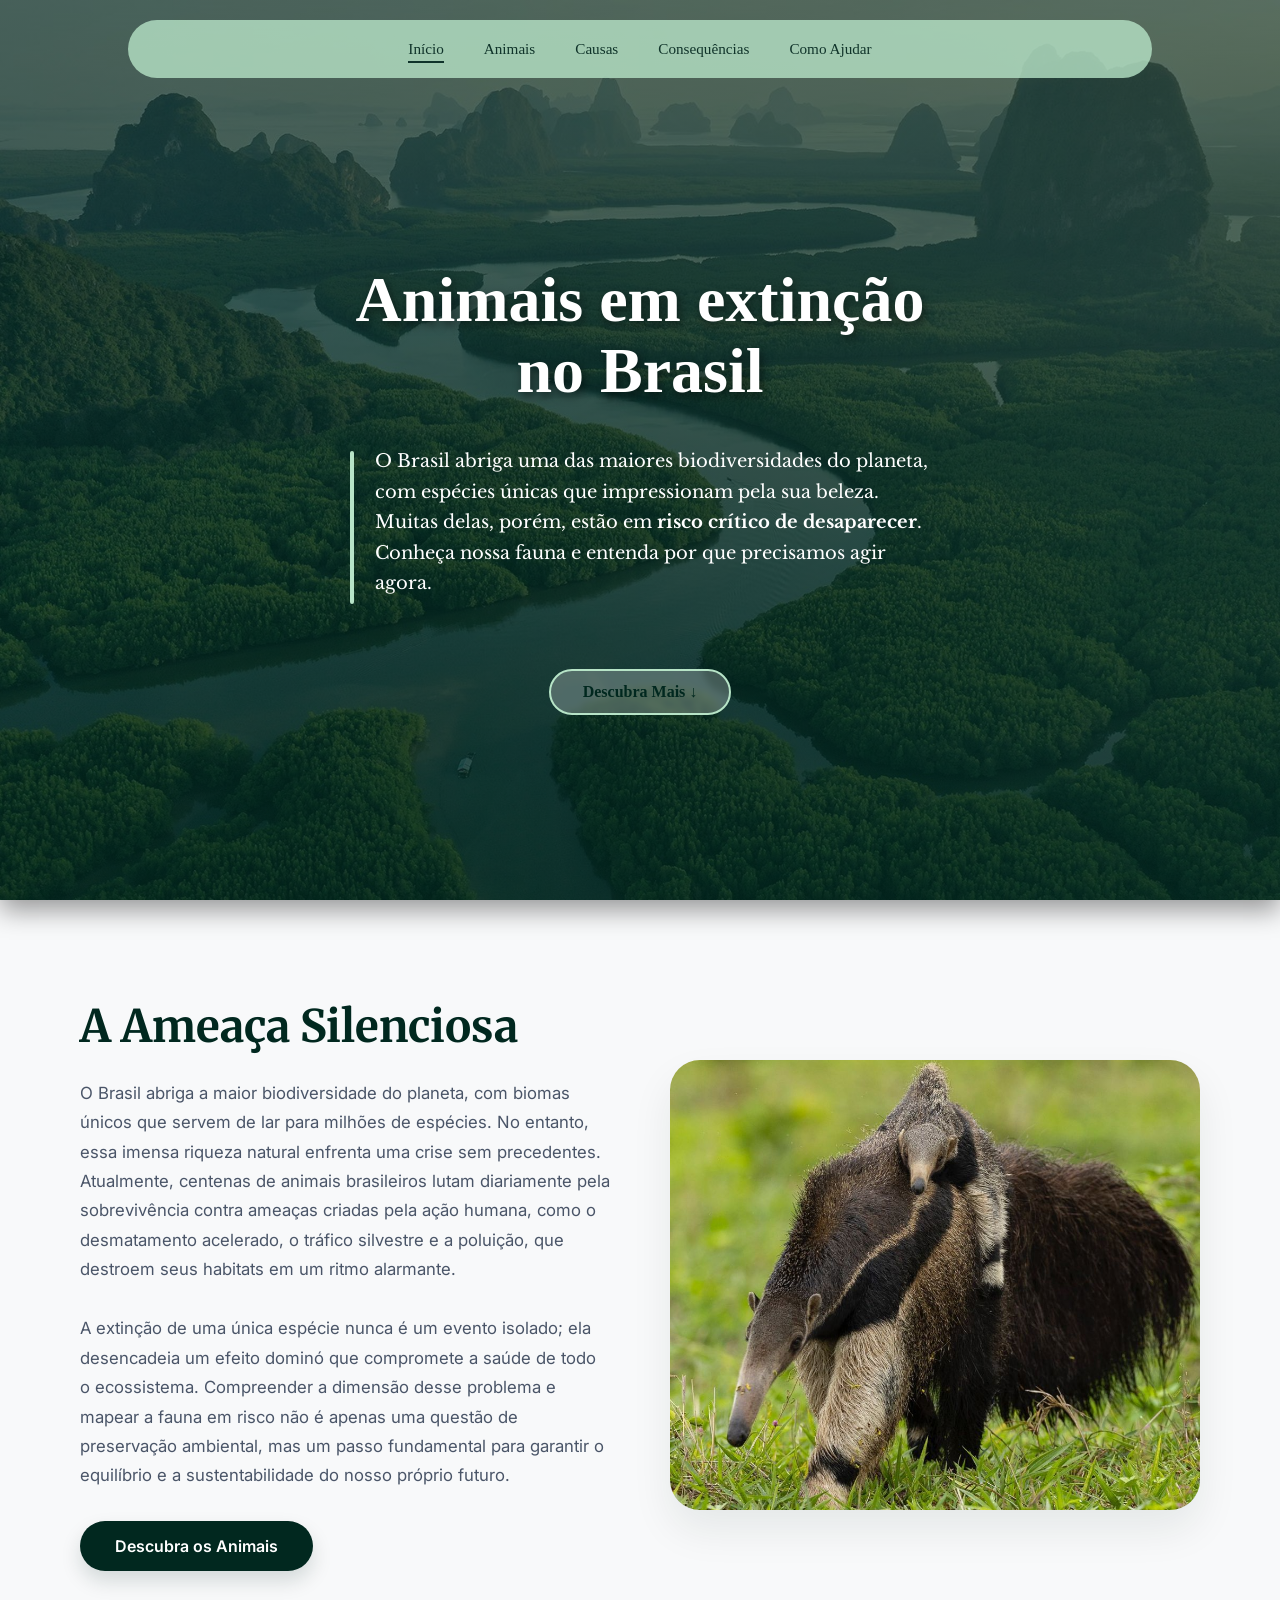
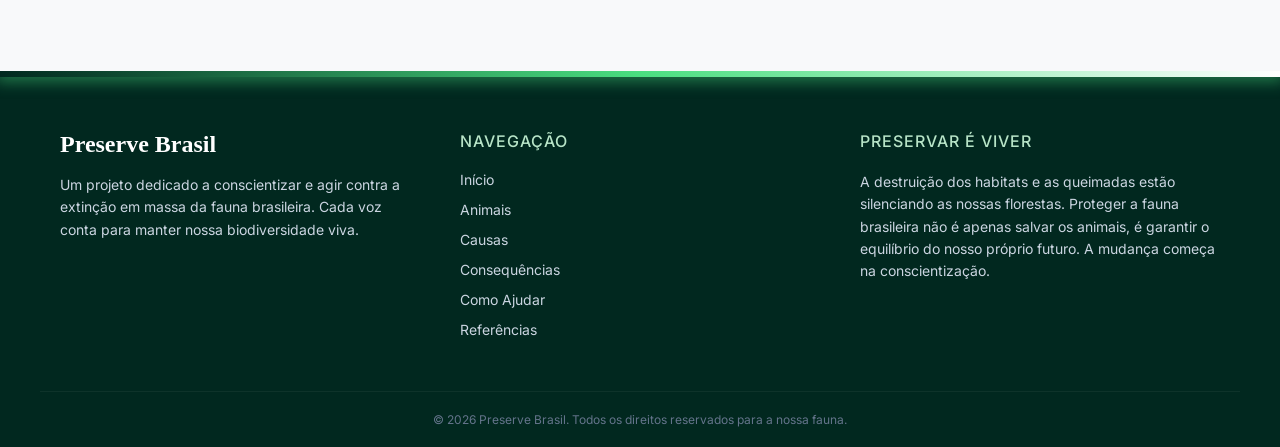
<file: index.html>
<!DOCTYPE html>
<html lang="pt-BR">
<head>
    <meta charset="UTF-8">
    <meta name="viewport" content="width=device-width, initial-scale=1.0">
    <title>Início - Animais em Extinção no Brasil</title>
     <link rel="stylesheet" href="./style/style.css">
    <link rel="stylesheet" href="./style/index.css">
    <link rel="stylesheet" href="./style/responsivo.css">
    <link rel="preconnect" href="https://fonts.googleapis.com">
    <link rel="preconnect" href="https://fonts.gstatic.com" crossorigin>
    <link href="https://fonts.googleapis.com/css2?family=Inter:wght@300;400;500;600&family=Libre+Baskerville:ital,wght@0,400;0,700;1,400&family=Merriweather:wght@300;400;700;900&display=swap" rel="stylesheet">
</head>
<body>

    <span class="p-loader"
            ><img src="./imagens/intro-tartaruga.png" alt=""
        /></span>
    <header>
        <nav>
            <ul>
                <li><a href="index.html" class="destaque">Início</a></li>
                <li><a href="animais.html">Animais</a></li>
                <li><a href="causas.html">Causas</a></li>
                <li><a href="consequencias.html">Consequências</a></li>
                <li><a href="comoAjudar.html">Como Ajudar</a></li>
            </ul>   
        </nav>
    </header>

    <section class="inicio">
        <div class="conteudo">
            <h1>Animais em extinção<br> no Brasil</h1>
            <p>O Brasil abriga uma das maiores biodiversidades do planeta, com espécies únicas que impressionam pela sua beleza. Muitas delas, porém, estão em <strong>risco crítico de desaparecer</strong>. Conheça nossa fauna e entenda por que precisamos agir agora.</p>
            <a href="#sobre">Descubra Mais ↓</a>
        </div>   
    </section>
     <section class="sobre">
    <div class="sobre-container" id="sobre">
        <div class="sobre-conteudo">
            <h2>A Ameaça Silenciosa</h2>
            <p>O Brasil abriga a maior biodiversidade do planeta, com biomas únicos que servem de lar para milhões de espécies. No entanto, essa imensa riqueza natural enfrenta uma crise sem precedentes. Atualmente, centenas de animais brasileiros lutam diariamente pela sobrevivência contra ameaças criadas pela ação humana, como o desmatamento acelerado, o tráfico silvestre e a poluição, que destroem seus habitats em um ritmo alarmante.</p>
            <p>A extinção de uma única espécie nunca é um evento isolado; ela desencadeia um efeito dominó que compromete a saúde de todo o ecossistema. Compreender a dimensão desse problema e mapear a fauna em risco não é apenas uma questão de preservação ambiental, mas um passo fundamental para garantir o equilíbrio e a sustentabilidade do nosso próprio futuro.</p>
            <a href="animais.html" class="btn-sobre">Descubra os Animais</a>
        </div>
        <div class="sobre-imagem">
            <img src="./imagens/tamandua-bandeira.jpg" alt="Preservação da Fauna">
        </div>
    </div>
</section>
    <footer class="rodape-site">
    <div class="rodape-container">
        
        <div class="rodape-col">
            <h3 class="rodape-titulo">Preserve Brasil</h3>
            <p class="rodape-texto">
                Um projeto dedicado a conscientizar e agir contra a extinção em massa da fauna brasileira. Cada voz conta para manter nossa biodiversidade viva.
            </p>
        </div>

        <div class="rodape-col">
            <h4 class="rodape-subtitulo">Navegação</h4>
            <ul>
                <li><a href="index.html">Início</a></li>
                <li><a href="animais.html">Animais</a></li>
                <li><a href="causas.html">Causas</a></li>
                <li><a href="consequencias.html">Consequências</a></li>
                <li><a href="comoAjudar.html">Como Ajudar</a></li>
                <li><a href="referencias.html">Referências</a></li>
            </ul>
        </div>
        
        <div class="rodape-col">
            <h4 class="rodape-subtitulo">Preservar é Viver</h4>
            <p class="rodape-texto">
                A destruição dos habitats e as queimadas estão silenciando as nossas florestas. 
                Proteger a fauna brasileira não é apenas salvar os animais, é garantir o equilíbrio 
                do nosso próprio futuro. A mudança começa na conscientização.
            </p>
        </div>

    </div>

    <div class="rodape-bottom">
        <p>&copy; 2026 Preserve Brasil. Todos os direitos reservados para a nossa fauna.</p>
    </div>
</footer>
</body>
</html>
</file>
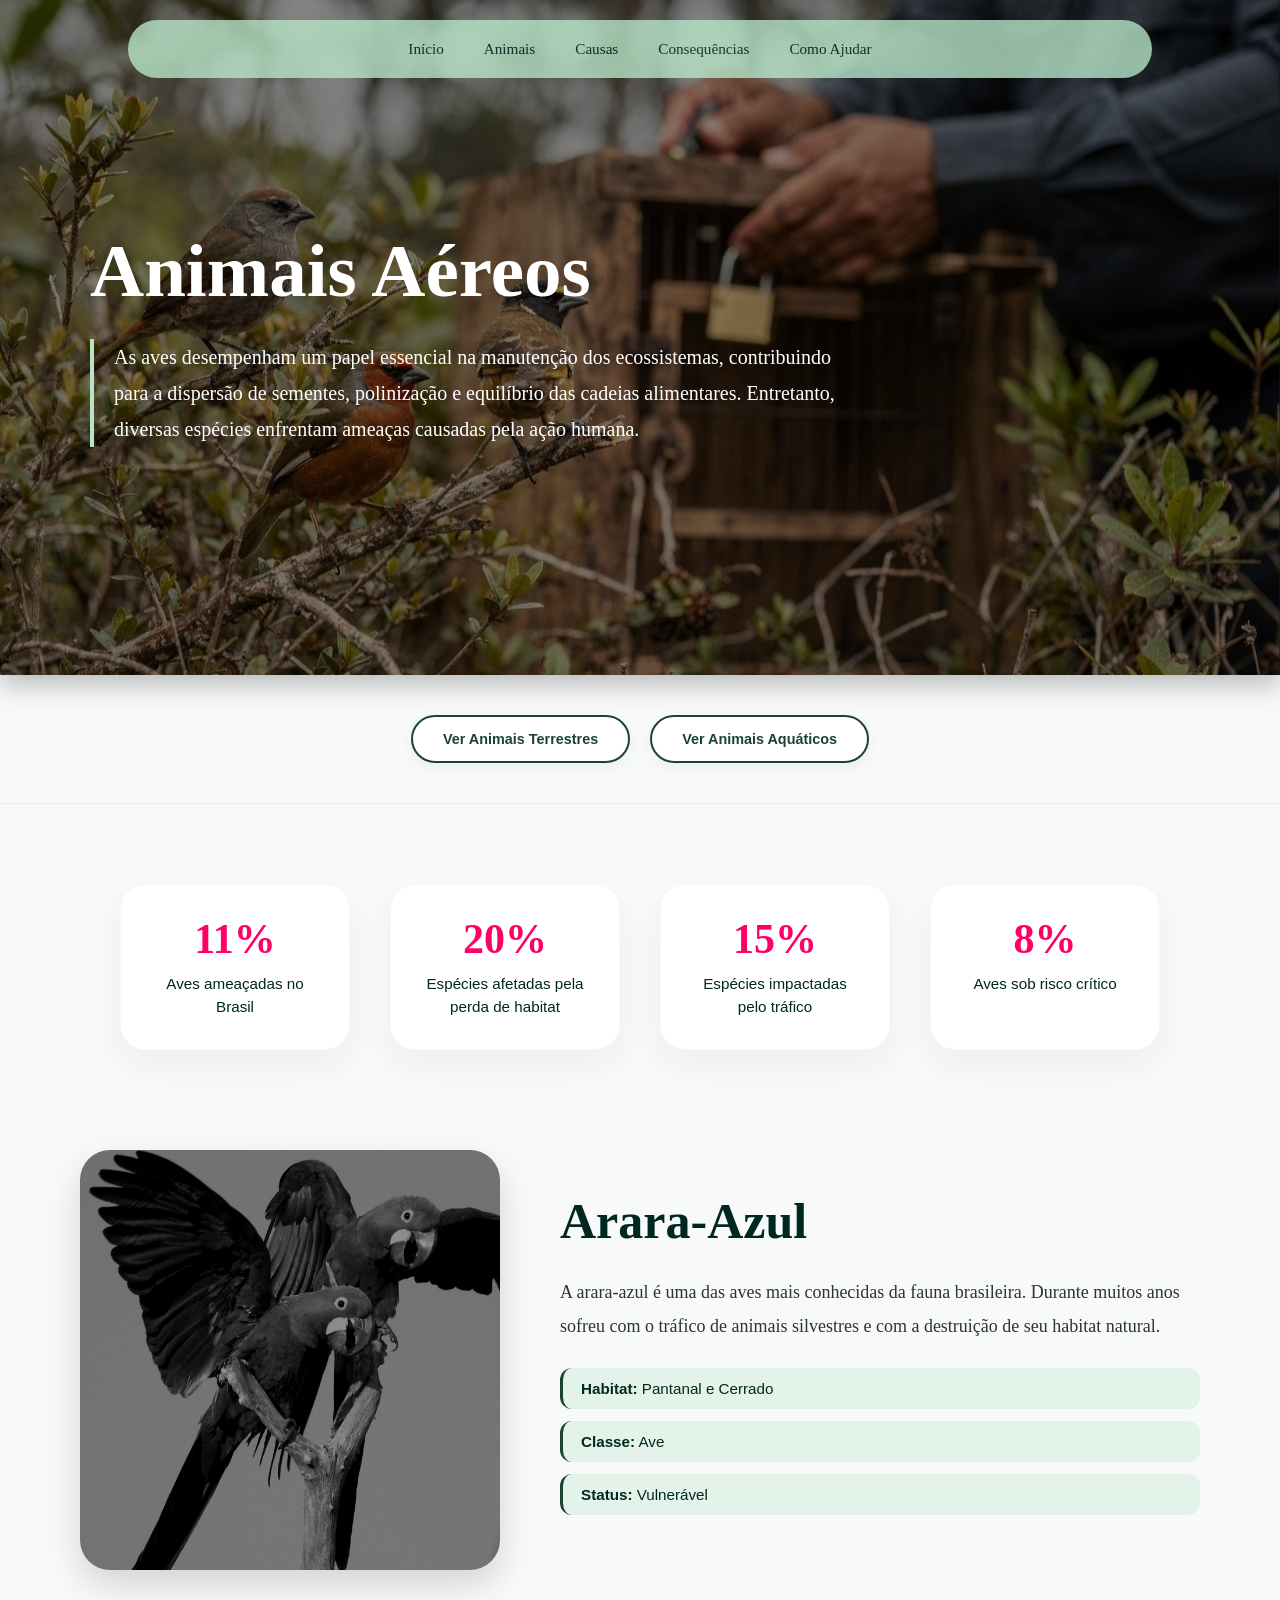
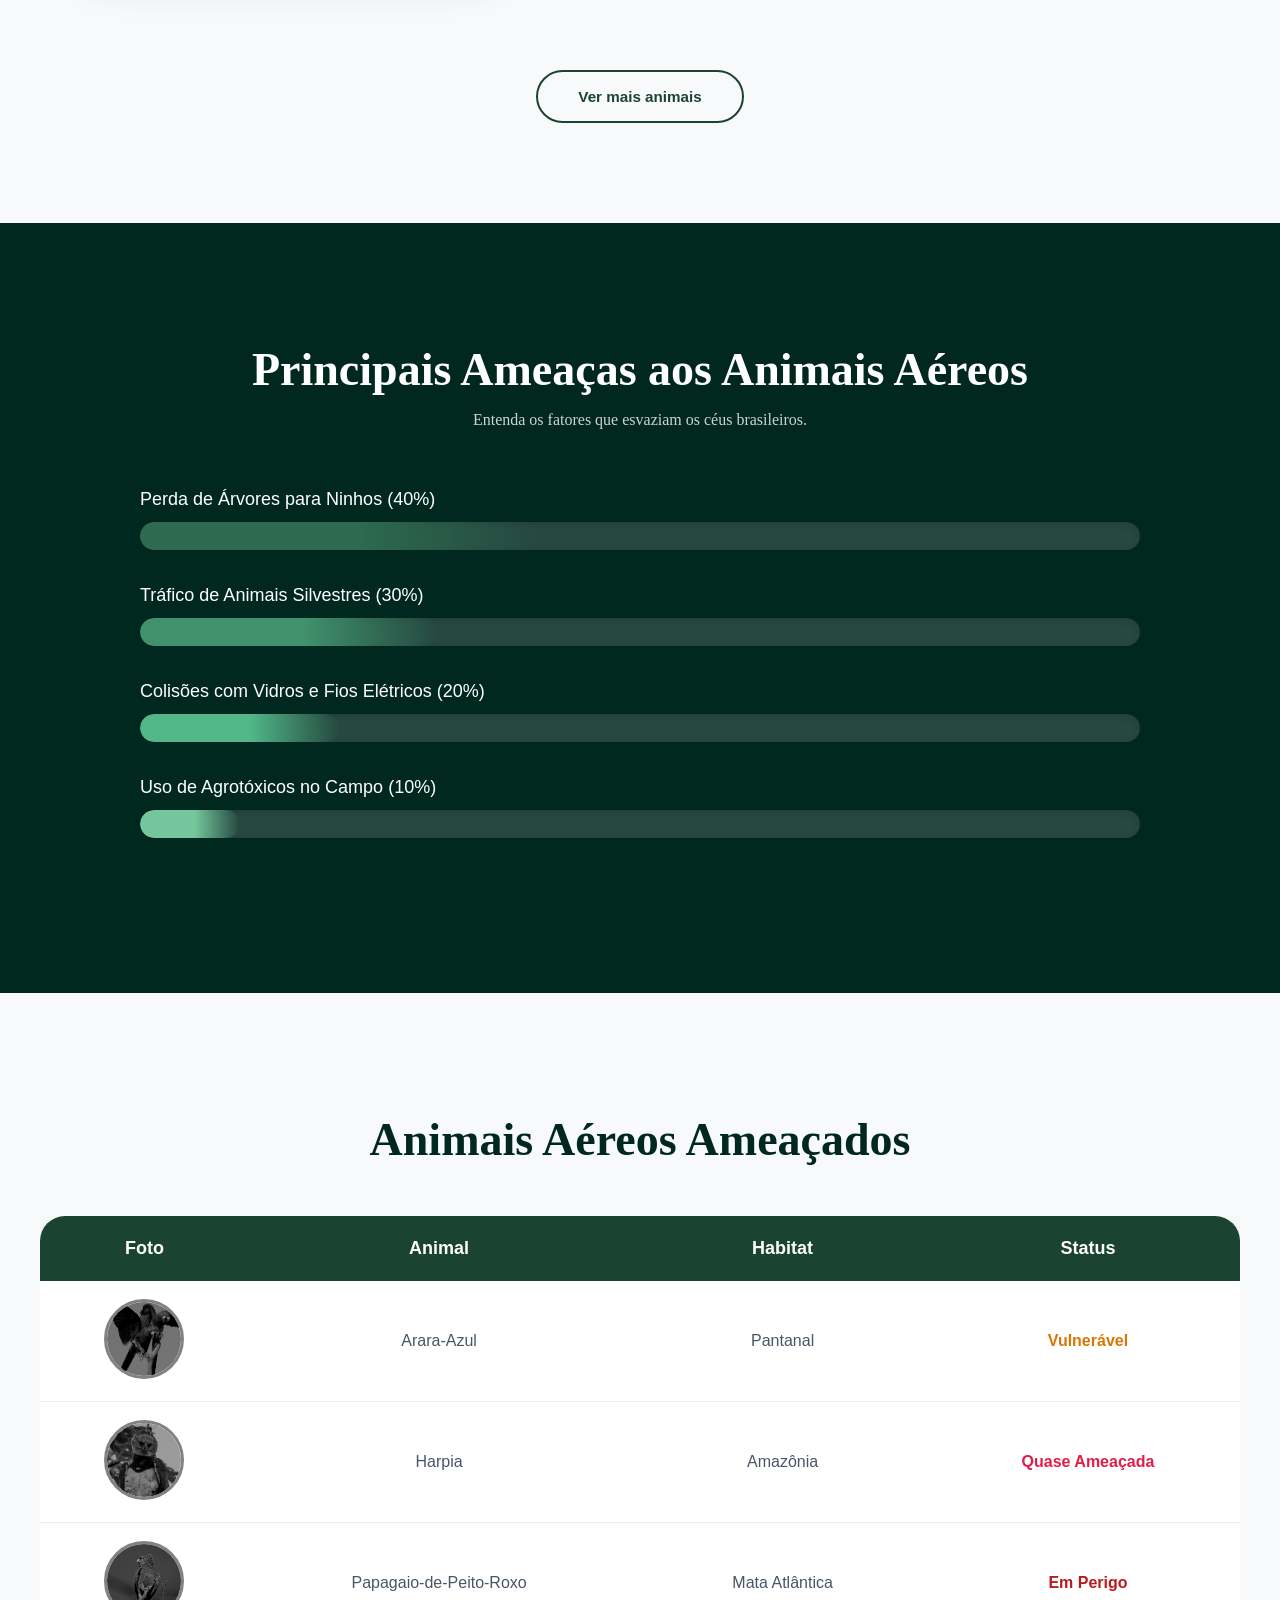
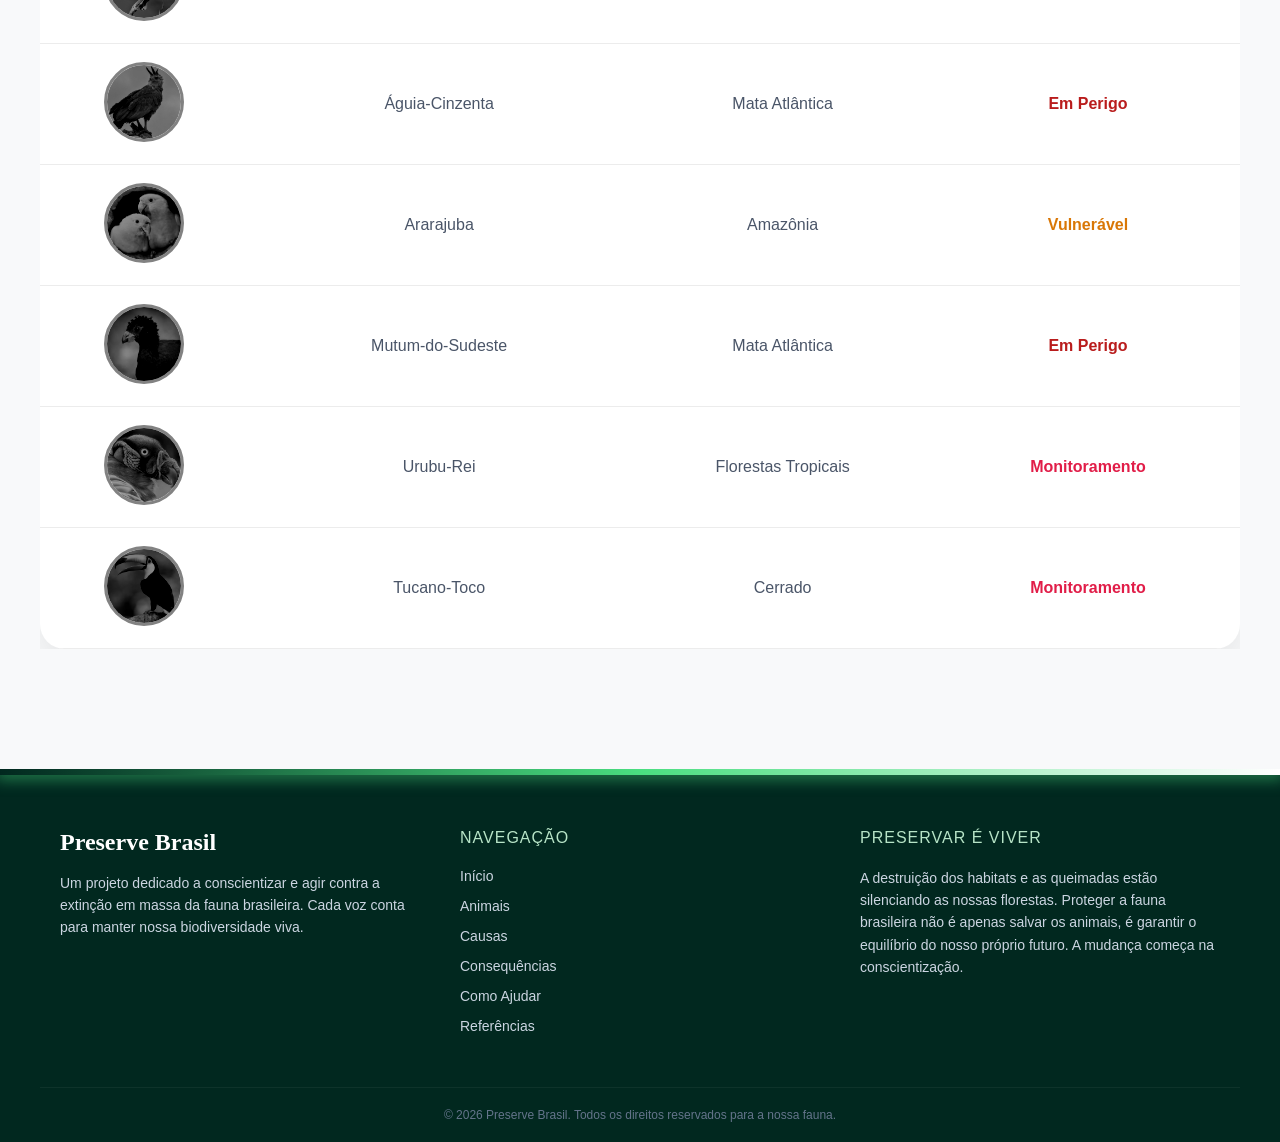
<file: animais-aereos.html>
<!DOCTYPE html>
<html lang="pt-BR">
<head>
    <meta charset="UTF-8">
    <meta name="viewport" content="width=device-width, initial-scale=1.0">
    <title>Animais Terrestres</title>
    <link rel="stylesheet" href="style/animais.css">
    <link rel="stylesheet" href="style/style.css">
    <link rel="stylesheet" href="style/responsivo.css">
</head>
<body>
<header>
    <nav>
        <ul>
            <li><a href="index.html">Início</a></li>
            <li><a href="animais.html">Animais</a></li>
            <li><a href="causas.html">Causas</a></li>
            <li><a href="consequencias.html">Consequências</a></li>
            <li><a href="comoAjudar.html">Como Ajudar</a></li>
        </ul>
    </nav>
</header>
<section class="hero-animal hero-aereo">
    <div class="conteudo-animais">
        <h1>Animais Aéreos</h1>
        <p>
            As aves desempenham um papel essencial na manutenção dos
            ecossistemas, contribuindo para a dispersão de sementes,
            polinização e equilíbrio das cadeias alimentares. Entretanto,
            diversas espécies enfrentam ameaças causadas pela ação humana.
        </p>
    </div>
</section>
<div class="botoes-navegacao">
    <a href="animais-terrestres.html" class="btn-nav"> Ver Animais Terrestres</a>
    <a href="animais-aquaticos.html" class="btn-nav"> Ver Animais Aquáticos</a>
</div>
<section class="container-info">
    <a href="#grafico" class="info">
        <h1>11%</h1>
        <p>Aves ameaçadas no Brasil</p>
    </a>
    <a href="#grafico" class="info">
        <h1>20%</h1>
        <p>Espécies afetadas pela perda de habitat</p>
    </a>
    <a href="#grafico" class="info">
        <h1>15%</h1>
        <p>Espécies impactadas pelo tráfico</p>
    </a>
    <a href="#grafico" class="info">
        <h1>8%</h1>
        <p>Aves sob risco crítico</p>
    </a>
</section>
<section class="animal-principal">
    <img src="imagens/aereos/araras-arvore.jpg" alt="Arara Azul">
    <div class="texto-animal">
        <h2>Arara-Azul</h2>
        <p>
            A arara-azul é uma das aves mais conhecidas da fauna brasileira.
            Durante muitos anos sofreu com o tráfico de animais silvestres
            e com a destruição de seu habitat natural.
        </p>
        <ul>
            <li><strong>Habitat:</strong> Pantanal e Cerrado</li>
            <li><strong>Classe:</strong> Ave</li>
            <li><strong>Status:</strong> Vulnerável</li>
        </ul>
    </div>
</section>
<div class="container-botao">
    <a href="#tabela" class="btn-animais">
        Ver mais animais
    </a>
</div>
<section class="estatisticas" id="grafico">
    <h2>Principais Ameaças aos Animais Aéreos</h2>
    <p class="subtitulo-grafico">Entenda os fatores que esvaziam os céus brasileiros.</p>
    <div class="grafico">
        <div class="barra-item">
            <span>Perda de Árvores para Ninhos (40%)</span>
            <div class="barra"><div class="preenchimento perda-ninho"></div></div>
        </div>
        <div class="barra-item">
            <span>Tráfico de Animais Silvestres (30%)</span>
            <div class="barra"><div class="preenchimento trafico-aves"></div></div>
        </div>
        <div class="barra-item">
            <span>Colisões com Vidros e Fios Elétricos (20%)</span>
            <div class="barra"><div class="preenchimento colisao"></div></div>
        </div>
        <div class="barra-item">
            <span>Uso de Agrotóxicos no Campo (10%)</span>
            <div class="barra"><div class="preenchimento agrotoxico"></div></div>
        </div>
    </div>
</section>
<section class="tabela-animais" id="tabela">
    <h2>Animais Aéreos Ameaçados</h2>
    <div class="container-tabela">
        <table>
            <tr>
                <th>Foto</th>
                <th>Animal</th>
                <th>Habitat</th>
                <th>Status</th>
            </tr>
            <tr>
                <td><img src="imagens/aereos/araras-arvore.jpg"></td>
                <td>Arara-Azul</td>
                <td>Pantanal</td>
                <td class="perigo">Vulnerável</td>
            </tr>
            <tr>
                <td><img src="imagens/aereos/harpia.jpg"></td>
                <td>Harpia</td>
                <td>Amazônia</td>
                <td class="alerta">Quase Ameaçada</td>
            </tr>
            <tr>
                <td><img src="imagens/aereos/papagaio-roxo.jpg"></td>
                <td>Papagaio-de-Peito-Roxo</td>
                <td>Mata Atlântica</td>
                <td class="critico">Em Perigo</td>
            </tr>
            <tr>
                <td><img src="imagens/aereos/aguia-cinzenta.jpg"></td>
                <td>Águia-Cinzenta</td>
                <td>Mata Atlântica</td>
                <td class="critico">Em Perigo</td>
            </tr>
            <tr>
                <td><img src="imagens/aereos/ararajuba.webp"></td>
                <td>Ararajuba</td>
                <td>Amazônia</td>
                <td class="perigo">Vulnerável</td>
            </tr>
            <tr>
                <td><img src="imagens/aereos/mutum.jpg"></td>
                <td>Mutum-do-Sudeste</td>
                <td>Mata Atlântica</td>
                <td class="critico">Em Perigo</td>
            </tr>
            <tr>
                <td><img src="imagens/aereos/urubu.png"></td>
                <td>Urubu-Rei</td>
                <td>Florestas Tropicais</td>
                <td class="alerta">Monitoramento</td>
            </tr>
            <tr>
                <td><img src="imagens/aereos/tucano-toco.avif"></td>
                <td>Tucano-Toco</td>
                <td>Cerrado</td>
                <td class="alerta">Monitoramento</td>
            </tr>
        </table>
    </div>
</section>
 <footer class="rodape-site">
    <div class="rodape-container">
        
        <div class="rodape-col">
            <h3 class="rodape-titulo">Preserve Brasil</h3>
            <p class="rodape-texto">
                Um projeto dedicado a conscientizar e agir contra a extinção em massa da fauna brasileira. Cada voz conta para manter nossa biodiversidade viva.
            </p>
        </div>

        <div class="rodape-col">
            <h4 class="rodape-subtitulo">Navegação</h4>
            <ul>
                <li><a href="index.html">Início</a></li>
                <li><a href="animais.html">Animais</a></li>
                <li><a href="causas.html">Causas</a></li>
                <li><a href="consequencias.html">Consequências</a></li>
                <li><a href="comoAjudar.html">Como Ajudar</a></li>
                <li><a href="referencias.html">Referências</a></li>
            </ul>
        </div>
        
        <div class="rodape-col">
            <h4 class="rodape-subtitulo">Preservar é Viver</h4>
            <p class="rodape-texto">
                A destruição dos habitats e as queimadas estão silenciando as nossas florestas. 
                Proteger a fauna brasileira não é apenas salvar os animais, é garantir o equilíbrio 
                do nosso próprio futuro. A mudança começa na conscientização.
            </p>
        </div>

    </div>

    <div class="rodape-bottom">
        <p>&copy; 2026 Preserve Brasil. Todos os direitos reservados para a nossa fauna.</p>
    </div>
</footer>
</body>
</html>
</file>
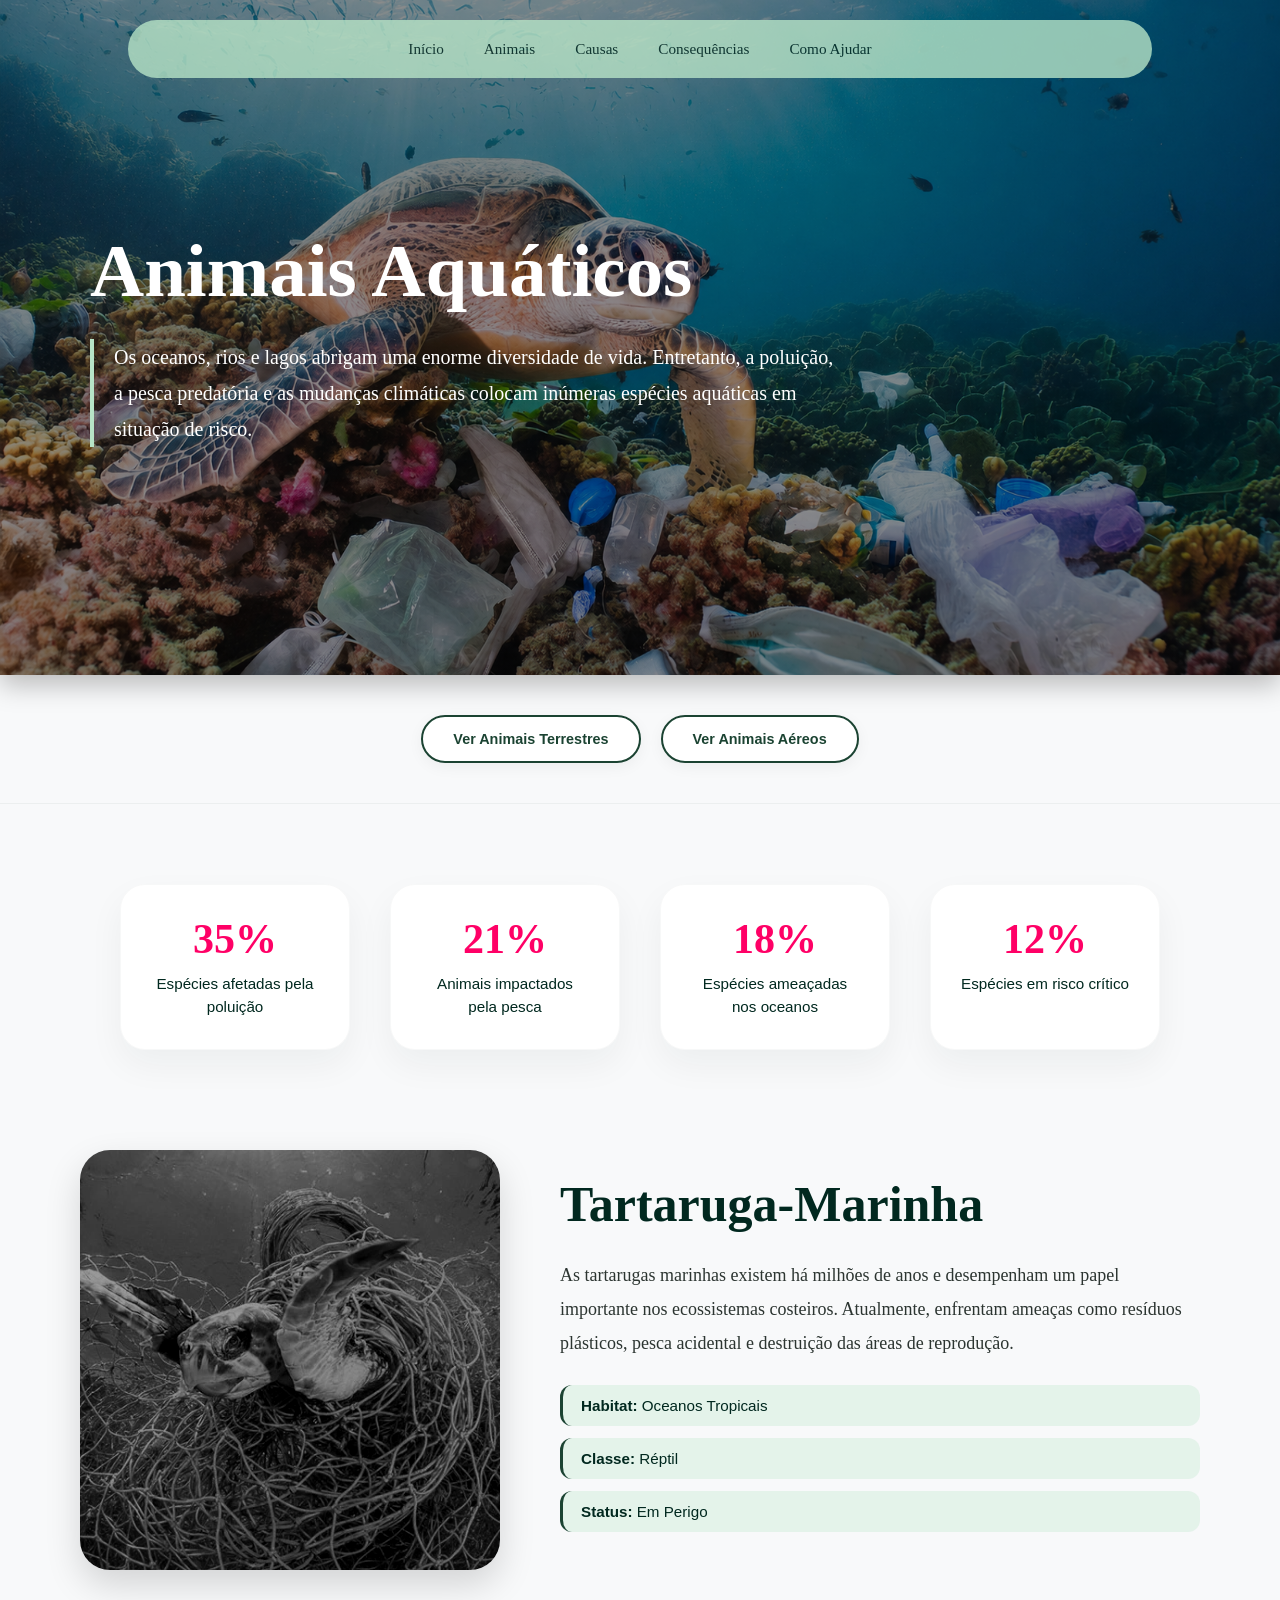
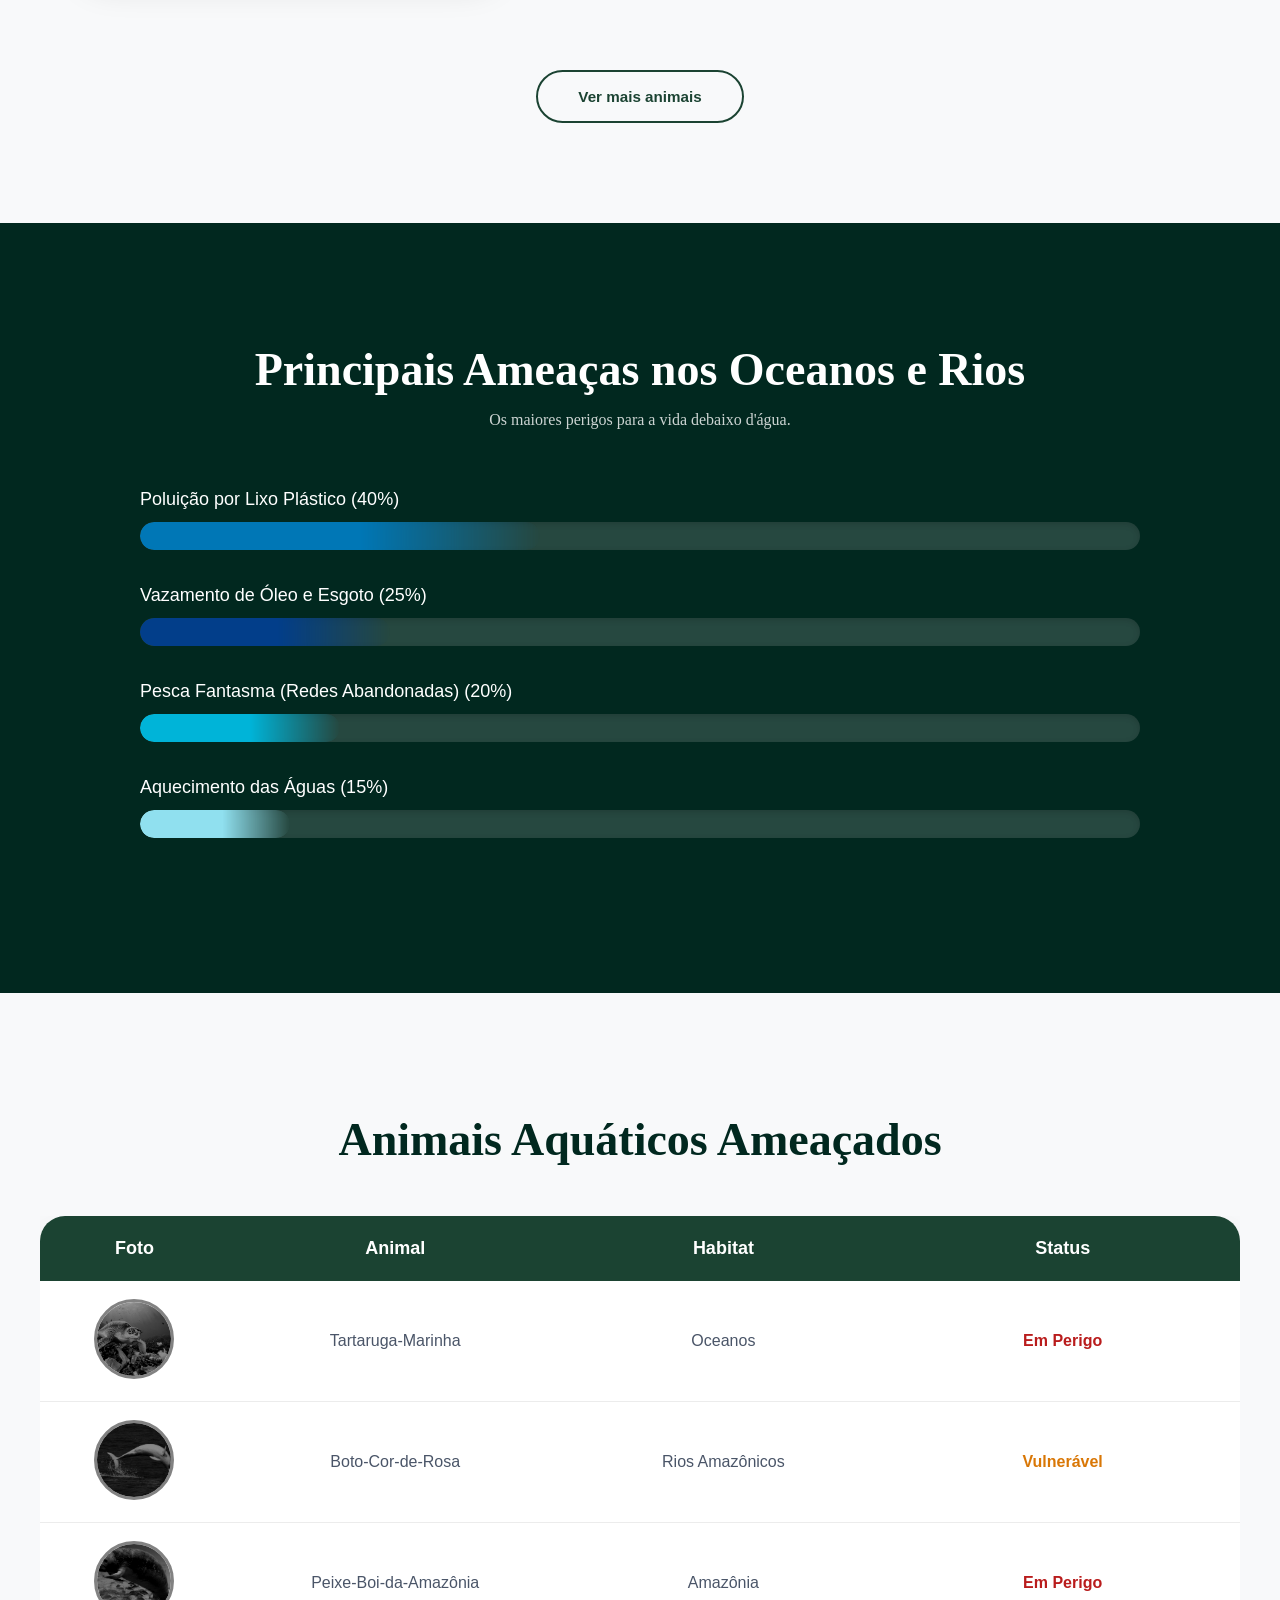
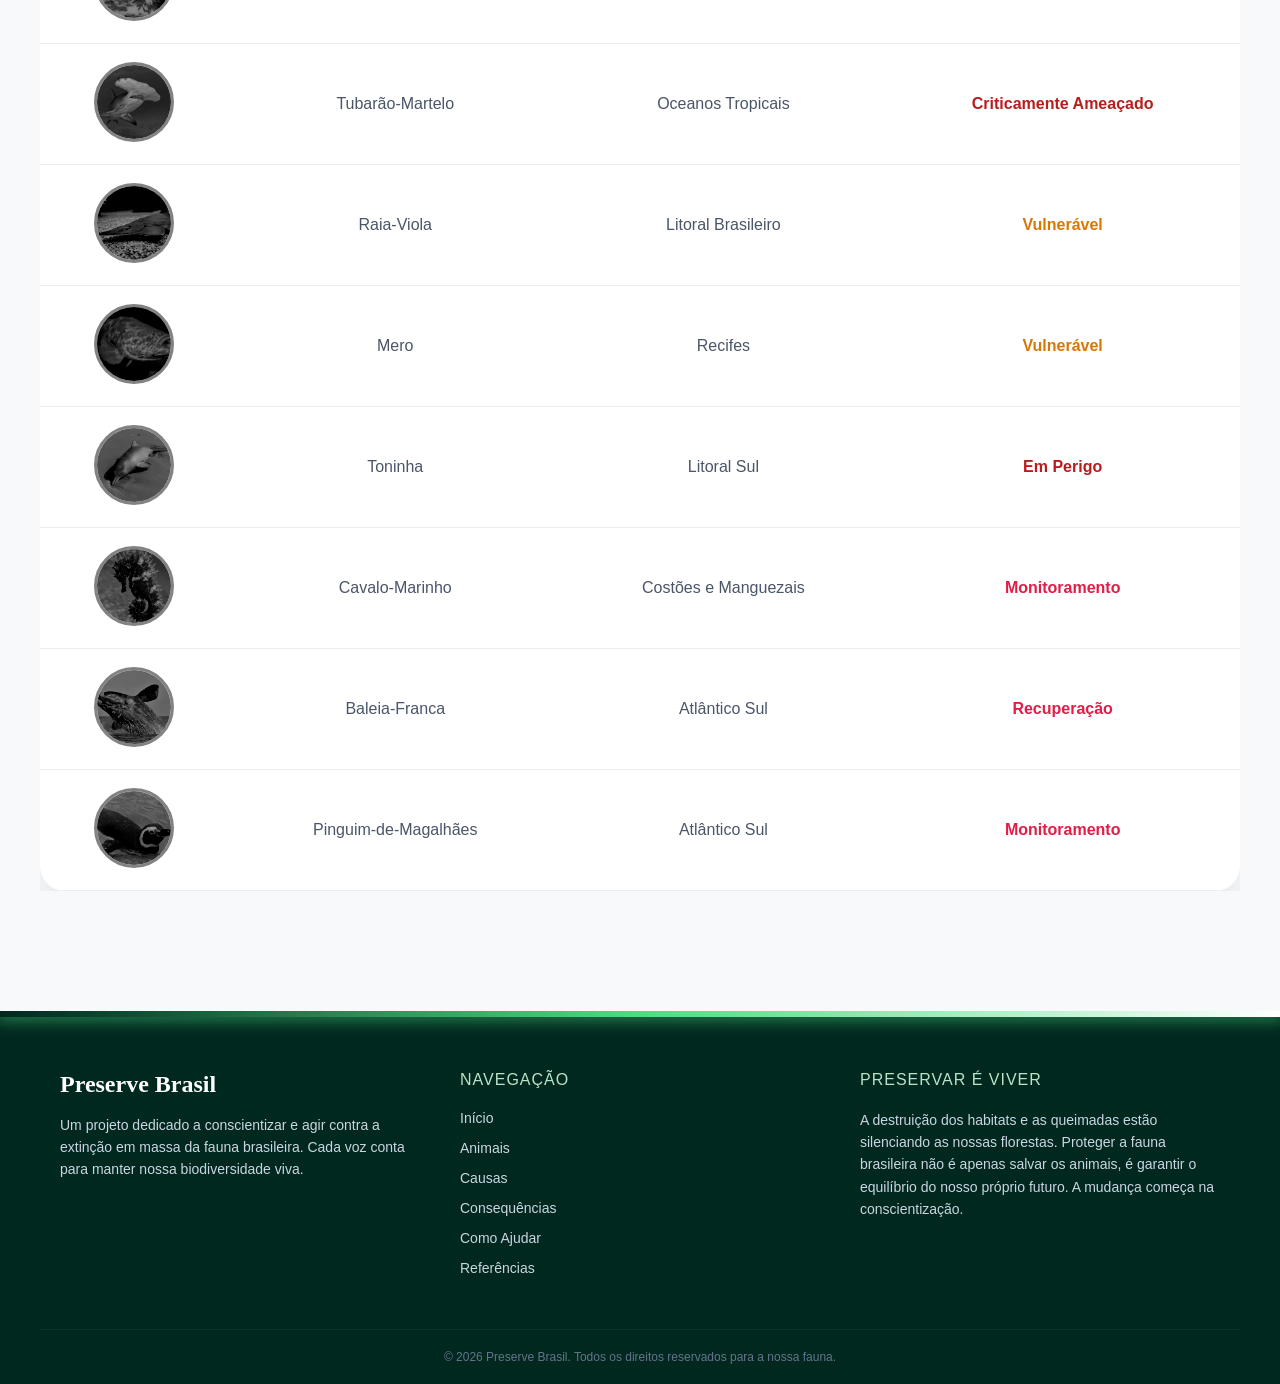
<file: animais-aquaticos.html>
<!DOCTYPE html>
<html lang="pt-BR">
<head>
    <meta charset="UTF-8">
    <title>Página Animais Aquáticos</title>
    <meta name="viewport" content="width=device-width, initial-scale=1.0">
    <link rel="stylesheet" href="style/animais.css">
 <link rel="stylesheet" href="style/style.css">
  <link rel="stylesheet" href="style/responsivo.css">
</head>
<body>
    <span class="p-loader"
            ><img src="./imagens/intro-tartaruga.png" alt=""
        /></span>
    <header>
        <nav>
                <ul>
                    <li><a href="index.html">Início</a></li>
                    <li><a href="animais.html">Animais</a></li>
                    <li><a href="causas.html">Causas</a></li>
                    <li><a href="consequencias.html">Consequências</a></li>
                    <li><a href="comoAjudar.html">Como Ajudar</a></li>
                </ul>   
        </nav>
        </header>
  <section class="hero-animal hero-aquatico">
    <div class="conteudo-animais">
        <h1>Animais Aquáticos</h1>
        <p>
            Os oceanos, rios e lagos abrigam uma enorme diversidade de vida.
            Entretanto, a poluição, a pesca predatória e as mudanças climáticas
            colocam inúmeras espécies aquáticas em situação de risco.
        </p>
    </div>
</section>
<div class="botoes-navegacao">
    <a href="animais-terrestres.html" class="btn-nav">Ver Animais Terrestres</a>
    <a href="animais-aereos.html" class="btn-nav">Ver Animais Aéreos</a>
</div>
<section class="container-info">
    <a href="#grafico" class="info">
        <h1>35%</h1>
        <p>Espécies afetadas pela poluição</p>
    </a>
    <a href="#grafico" class="info">
        <h1>21%</h1>
        <p>Animais impactados pela pesca</p>
    </a>
    <a href="#grafico" class="info">
        <h1>18%</h1>
        <p>Espécies ameaçadas nos oceanos</p>
    </a>
    <a href="#grafico" class="info">
        <h1>12%</h1>
        <p>Espécies em risco crítico</p>
    </a>
</section>
<section class="animal-principal">
    <img src="imagens/aquaticos/tartarura-na-rede.webp" alt="Tartaruga Marinha">
    <div class="texto-animal">
        <h2>Tartaruga-Marinha</h2>
        <p>
            As tartarugas marinhas existem há milhões de anos e desempenham
            um papel importante nos ecossistemas costeiros. Atualmente,
            enfrentam ameaças como resíduos plásticos, pesca acidental e
            destruição das áreas de reprodução.
        </p>
        <ul>
            <li><strong>Habitat:</strong> Oceanos Tropicais</li>
            <li><strong>Classe:</strong> Réptil</li>
            <li><strong>Status:</strong> Em Perigo</li>
        </ul>
    </div>
</section>
<div class="container-botao">
    <a href="#tabela" class="btn-animais">
        Ver mais animais
    </a>
</div>
<section class="estatisticas" id="grafico">
    <h2>Principais Ameaças nos Oceanos e Rios</h2>
    <p class="subtitulo-grafico">Os maiores perigos para a vida debaixo d'água.</p>
    <div class="grafico">
        <div class="barra-item">
            <span>Poluição por Lixo Plástico (40%)</span>
            <div class="barra"><div class="preenchimento plastico"></div></div>
        </div>
        <div class="barra-item">
            <span>Vazamento de Óleo e Esgoto (25%)</span>
            <div class="barra"><div class="preenchimento oleo"></div></div>
        </div>
        <div class="barra-item">
            <span>Pesca Fantasma (Redes Abandonadas) (20%)</span>
            <div class="barra"><div class="preenchimento pesca-fantasma"></div></div>
        </div>
        <div class="barra-item">
            <span>Aquecimento das Águas (15%)</span>
            <div class="barra"><div class="preenchimento aquecimento"></div></div>
        </div>
    </div>
</section>
<section class="tabela-animais" id="tabela">
    <h2>Animais Aquáticos Ameaçados</h2>
    <div class="container-tabela">
        <table>
            <tr>
                <th>Foto</th>
                <th>Animal</th>
                <th>Habitat</th>
                <th>Status</th>
            </tr>
            <tr>
                <td><img src="imagens/aquaticos/tartaruga-no-lixo.png"></td>
                <td>Tartaruga-Marinha</td>
                <td>Oceanos</td>
                <td class="critico">Em Perigo</td>
            </tr>
            <tr>
                <td><img src="imagens/aquaticos/boto-rosa.jpg"></td>
                <td>Boto-Cor-de-Rosa</td>
                <td>Rios Amazônicos</td>
                <td class="perigo">Vulnerável</td>
            </tr>
            <tr>
                <td><img src="imagens/aquaticos/peixe_boi2.webp"></td>
                <td>Peixe-Boi-da-Amazônia</td>
                <td>Amazônia</td>
                <td class="critico">Em Perigo</td>
            </tr>
            <tr>
                <td><img src="imagens/aquaticos/tubarao.jpg"></td>
                <td>Tubarão-Martelo</td>
                <td>Oceanos Tropicais</td>
                <td class="critico">Criticamente Ameaçado</td>
            </tr>
            <tr>
                <td><img src="imagens/aquaticos/raia.jpg"></td>
                <td>Raia-Viola</td>
                <td>Litoral Brasileiro</td>
                <td class="perigo">Vulnerável</td>
            </tr>
            <tr>
                <td><img src="imagens/aquaticos/mero.webp"></td>
                <td>Mero</td>
                <td>Recifes</td>
                <td class="perigo">Vulnerável</td>
            </tr>
            <tr>
                <td><img src="imagens/aquaticos/toninha.jpg"></td>
                <td>Toninha</td>
                <td>Litoral Sul</td>
                <td class="critico">Em Perigo</td>
            </tr>
            <tr>
                <td><img src="imagens/aquaticos/cavalo-marinho.webp"></td>
                <td>Cavalo-Marinho</td>
                <td>Costões e Manguezais</td>
                <td class="alerta">Monitoramento</td>
            </tr>
            <tr>
                <td><img src="imagens/aquaticos/baleia.webp"></td>
                <td>Baleia-Franca</td>
                <td>Atlântico Sul</td>
                <td class="alerta">Recuperação</td>
            </tr>
            <tr>
                <td><img src="imagens/aquaticos/pinguim.jpg"></td>
                <td>Pinguim-de-Magalhães</td>
                <td>Atlântico Sul</td>
                <td class="alerta">Monitoramento</td>
            </tr>
        </table>
    </div>
</section>
<footer class="rodape-site">
    <div class="rodape-container">
        
        <div class="rodape-col">
            <h3 class="rodape-titulo">Preserve Brasil</h3>
            <p class="rodape-texto">
                Um projeto dedicado a conscientizar e agir contra a extinção em massa da fauna brasileira. Cada voz conta para manter nossa biodiversidade viva.
            </p>
        </div>

        <div class="rodape-col">
            <h4 class="rodape-subtitulo">Navegação</h4>
            <ul>
                <li><a href="index.html">Início</a></li>
                <li><a href="animais.html">Animais</a></li>
                <li><a href="causas.html">Causas</a></li>
                <li><a href="consequencias.html">Consequências</a></li>
                <li><a href="comoAjudar.html">Como Ajudar</a></li>
                <li><a href="referencias.html">Referências</a></li>
            </ul>
        </div>
        
        <div class="rodape-col">
            <h4 class="rodape-subtitulo">Preservar é Viver</h4>
            <p class="rodape-texto">
                A destruição dos habitats e as queimadas estão silenciando as nossas florestas. 
                Proteger a fauna brasileira não é apenas salvar os animais, é garantir o equilíbrio 
                do nosso próprio futuro. A mudança começa na conscientização.
            </p>
        </div>

    </div>

    <div class="rodape-bottom">
        <p>&copy; 2026 Preserve Brasil. Todos os direitos reservados para a nossa fauna.</p>
    </div>
</footer>
</body>
</html>
</file>
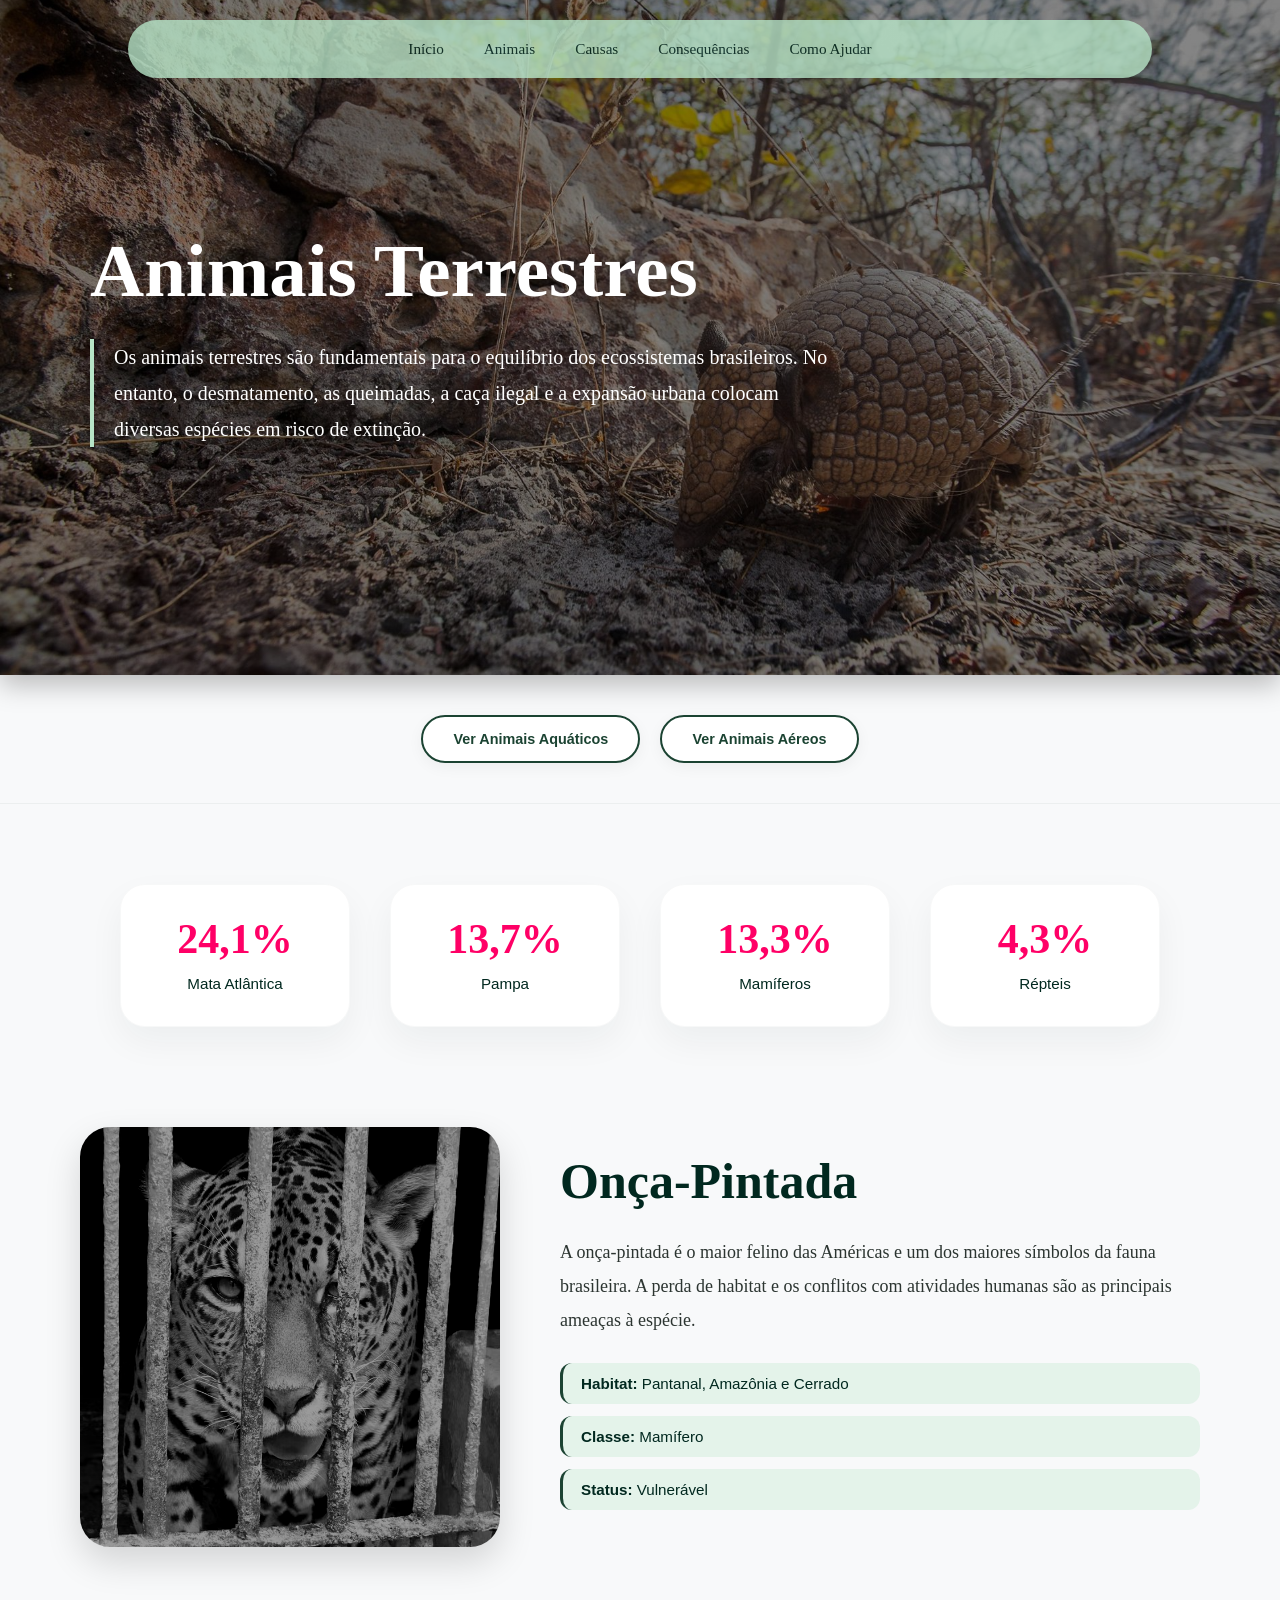
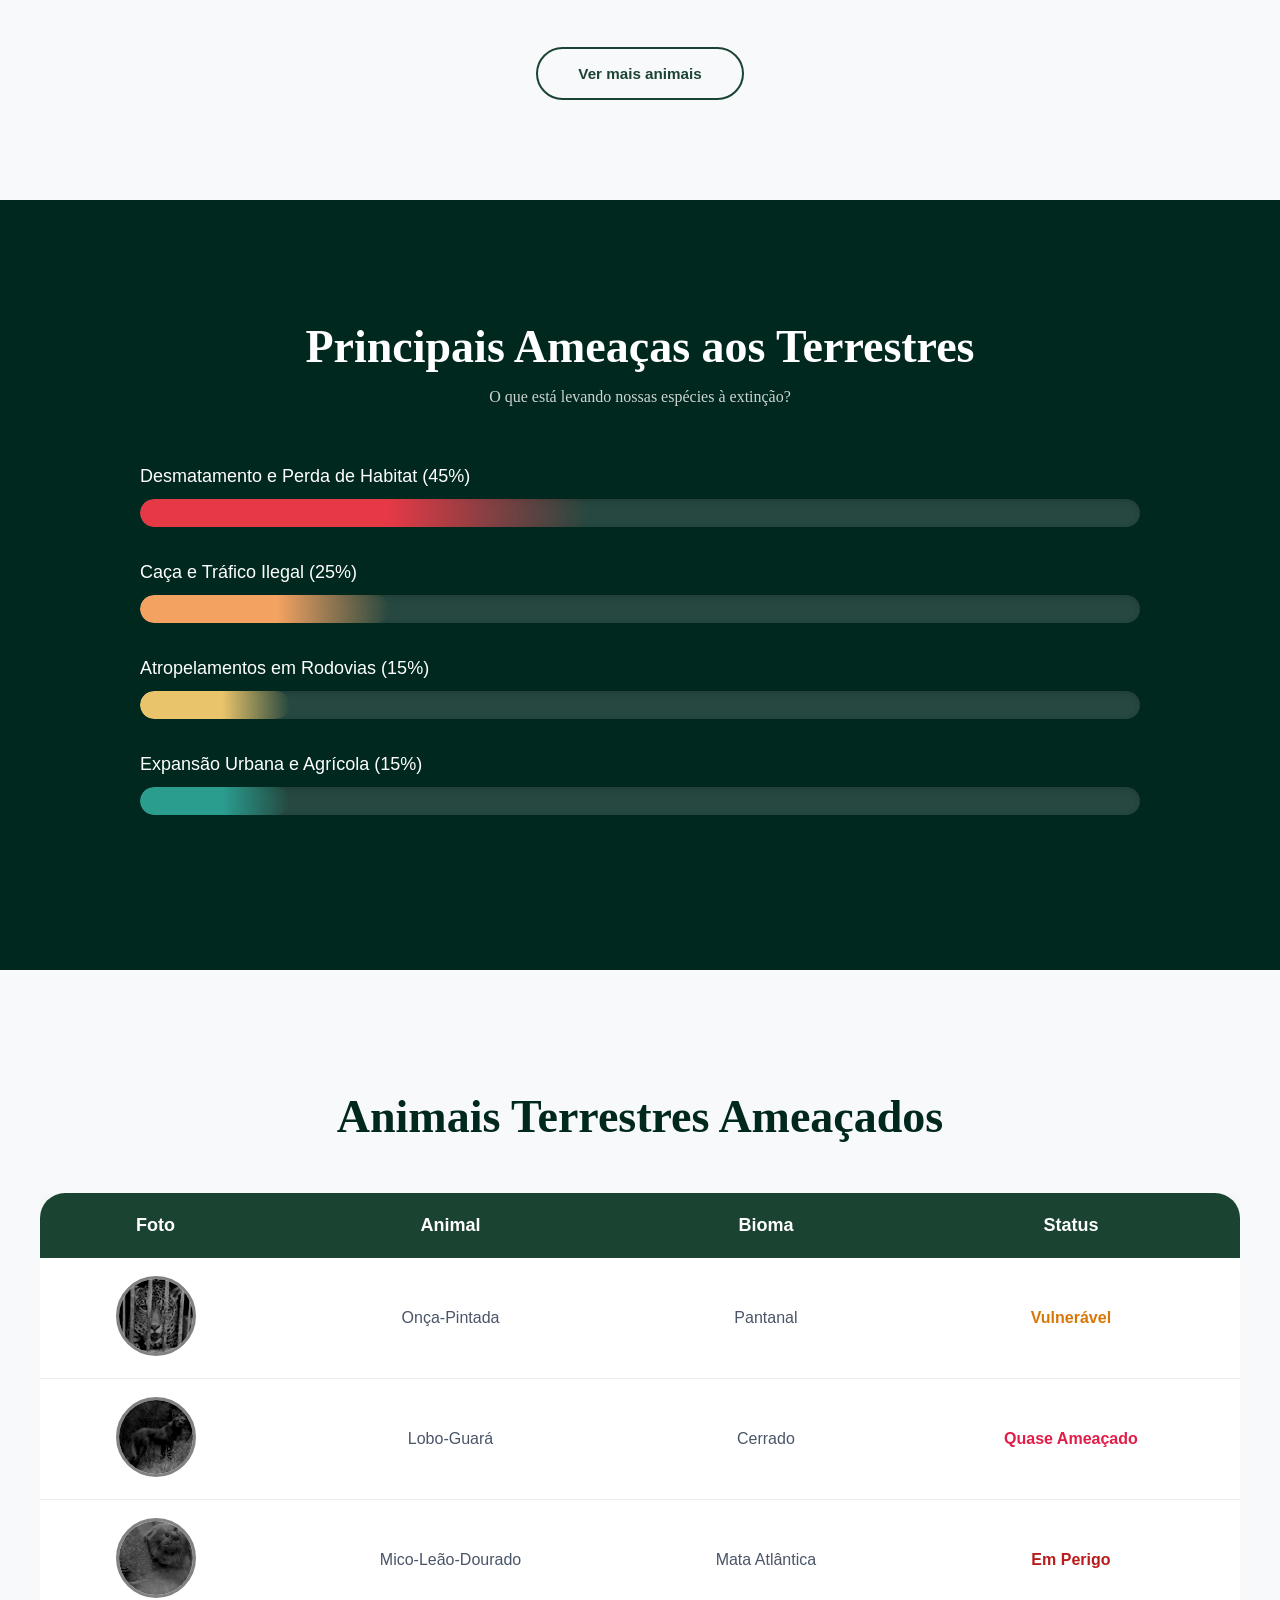
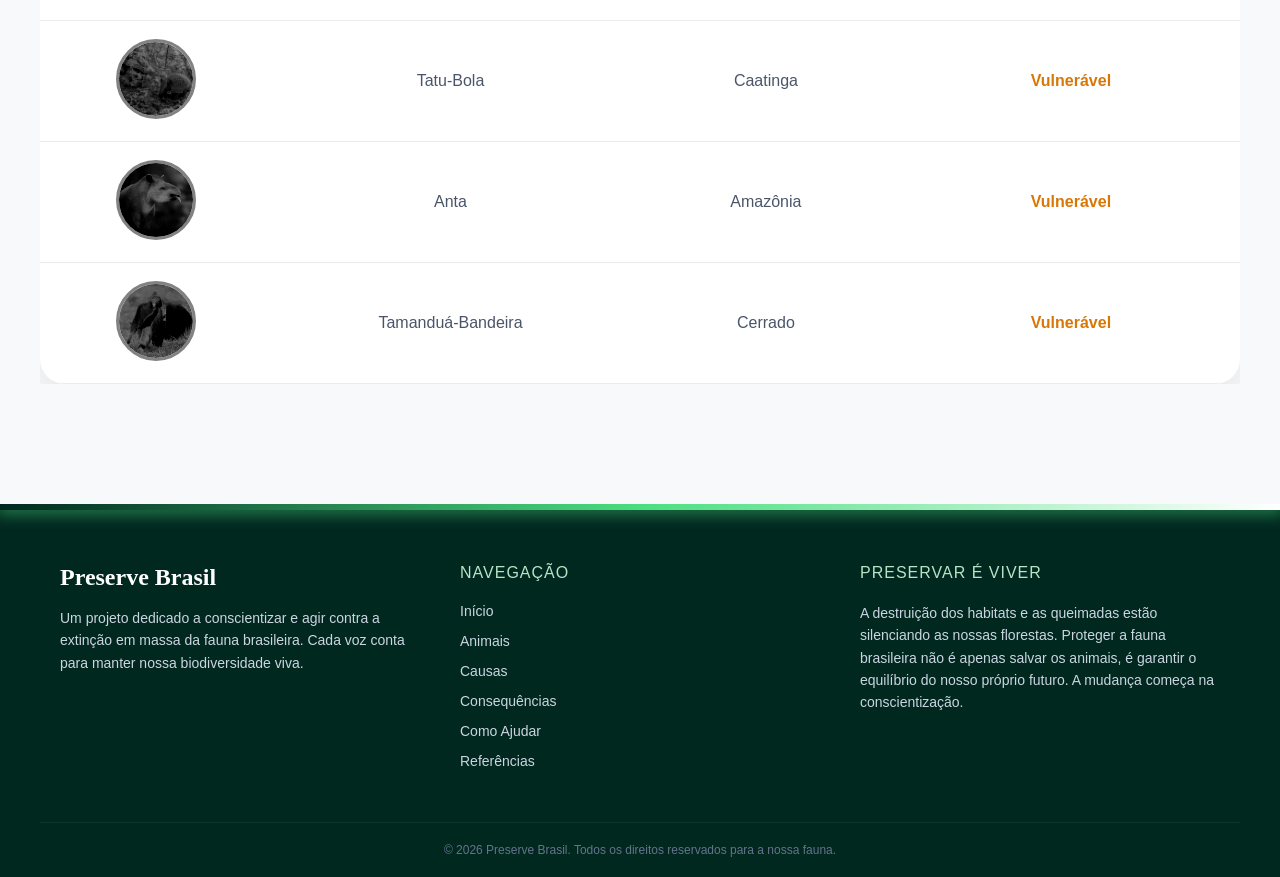
<file: animais-terrestres.html>
<!DOCTYPE html>
<html lang="pt-BR">
<head>
    <meta charset="UTF-8">
    <meta name="viewport" content="width=device-width, initial-scale=1.0">
    <title>Animais Terrestres</title>
    <link rel="stylesheet" href="style/animais.css">
    <link rel="stylesheet" href="style/style.css">
     <link rel="stylesheet" href="style/responsivo.css">
</head>

<body>
<header>
    <nav>
        <ul>
            <li><a href="index.html">Início</a></li>
            <li><a href="animais.html">Animais</a></li>
            <li><a href="causas.html">Causas</a></li>
            <li><a href="consequencias.html">Consequências</a></li>
            <li><a href="comoAjudar.html">Como Ajudar</a></li>
        </ul>
    </nav>
</header>

<section class="hero-animal hero-terrestre">

    <div class="conteudo-animais">

        <h1>Animais Terrestres</h1>

        <p>
            Os animais terrestres são fundamentais para o equilíbrio dos
            ecossistemas brasileiros. No entanto, o desmatamento, as
            queimadas, a caça ilegal e a expansão urbana colocam diversas
            espécies em risco de extinção.
        </p>

    </div>

</section>
<div class="botoes-navegacao">
    <a href="animais-aquaticos.html" class="btn-nav">Ver Animais Aquáticos</a>
    <a href="animais-aereos.html" class="btn-nav">Ver Animais Aéreos</a>
</div>
<section class="container-info">

    <a href="#grafico" class="info">
        <h1>24,1%</h1>
        <p>Mata Atlântica</p>
    </a>

    <a href="#grafico" class="info">
        <h1>13,7%</h1>
        <p>Pampa</p>
    </a>

    <a href="#grafico" class="info">
        <h1>13,3%</h1>
        <p>Mamíferos</p>
    </a>

    <a href="#grafico" class="info">
        <h1>4,3%</h1>
        <p>Répteis</p>
    </a>
</section>
<section class="animal-principal">

    <img src="imagens/terrestres/onça-presa.avif" alt="Onça Pintada">

    <div class="texto-animal">

        <h2>Onça-Pintada</h2>

        <p>
            A onça-pintada é o maior felino das Américas e um dos maiores
            símbolos da fauna brasileira. A perda de habitat e os conflitos
            com atividades humanas são as principais ameaças à espécie.
        </p>

        <ul>
            <li><strong>Habitat:</strong> Pantanal, Amazônia e Cerrado</li>
            <li><strong>Classe:</strong> Mamífero</li>
            <li><strong>Status:</strong> Vulnerável</li>
        </ul>

    </div>
</section>
<div class="container-botao">

    <a href="#tabela" class="btn-animais">
        Ver mais animais
    </a>

</div>

<section class="estatisticas" id="grafico">
    <h2>Principais Ameaças aos Terrestres</h2>
    <p class="subtitulo-grafico">O que está levando nossas espécies à extinção?</p>

    <div class="grafico">
        <div class="barra-item">
            <span>Desmatamento e Perda de Habitat (45%)</span>
            <div class="barra"><div class="preenchimento desmatamento"></div></div>
        </div>

        <div class="barra-item">
            <span>Caça e Tráfico Ilegal (25%)</span>
            <div class="barra"><div class="preenchimento caca"></div></div>
        </div>

        <div class="barra-item">
            <span>Atropelamentos em Rodovias (15%)</span>
            <div class="barra"><div class="preenchimento atropelamento"></div></div>
        </div>

        <div class="barra-item">
            <span>Expansão Urbana e Agrícola (15%)</span>
            <div class="barra"><div class="preenchimento expansao"></div></div>
        </div>
    </div>
</section>

<section class="tabela-animais" id="tabela">

<h2>Animais Terrestres Ameaçados</h2>

<div class="container-tabela">

<table>

<tr>
<th>Foto</th>
<th>Animal</th>
<th>Bioma</th>
<th>Status</th>
</tr>

<tr>
<td><img src="imagens/terrestres/onça-presa.avif"></td>
<td>Onça-Pintada</td>
<td>Pantanal</td>
<td class="perigo">Vulnerável</td>
</tr>

<tr>
<td><img src="imagens/animais/lobo-guara.jpg"></td>
<td>Lobo-Guará</td>
<td>Cerrado</td>
<td class="alerta">Quase Ameaçado</td>
</tr>

<tr>
<td><img src="imagens/terrestres/mico-leao.jpg"></td>
<td>Mico-Leão-Dourado</td>
<td>Mata Atlântica</td>
<td class="critico">Em Perigo</td>
</tr>

<tr>
<td><img src="imagens/terrestres/tatu-bola.jpg"></td>
<td>Tatu-Bola</td>
<td>Caatinga</td>
<td class="perigo">Vulnerável</td>
</tr>

<tr>
<td><img src="imagens/terrestres/anta.webp"></td>
<td>Anta</td>
<td>Amazônia</td>
<td class="perigo">Vulnerável</td>
</tr>
 
<tr>
<td><img src="imagens/tamandua-bandeira.jpg"></td>
<td>Tamanduá-Bandeira</td>
<td>Cerrado</td>
<td class="perigo">Vulnerável</td>
</tr>

</table>

</div>

</section>
<footer class="rodape-site">
    <div class="rodape-container">
        
        <div class="rodape-col">
            <h3 class="rodape-titulo">Preserve Brasil</h3>
            <p class="rodape-texto">
                Um projeto dedicado a conscientizar e agir contra a extinção em massa da fauna brasileira. Cada voz conta para manter nossa biodiversidade viva.
            </p>
        </div>

        <div class="rodape-col">
            <h4 class="rodape-subtitulo">Navegação</h4>
            <ul>
                <li><a href="index.html">Início</a></li>
                <li><a href="animais.html">Animais</a></li>
                <li><a href="causas.html">Causas</a></li>
                <li><a href="consequencias.html">Consequências</a></li>
                <li><a href="comoAjudar.html">Como Ajudar</a></li>
                <li><a href="referencias.html">Referências</a></li>
            </ul>
        </div>
        
        <div class="rodape-col">
            <h4 class="rodape-subtitulo">Preservar é Viver</h4>
            <p class="rodape-texto">
                A destruição dos habitats e as queimadas estão silenciando as nossas florestas. 
                Proteger a fauna brasileira não é apenas salvar os animais, é garantir o equilíbrio 
                do nosso próprio futuro. A mudança começa na conscientização.
            </p>
        </div>

    </div>

    <div class="rodape-bottom">
        <p>&copy; 2026 Preserve Brasil. Todos os direitos reservados para a nossa fauna.</p>
    </div>
</footer>
</body>
</html>
</file>
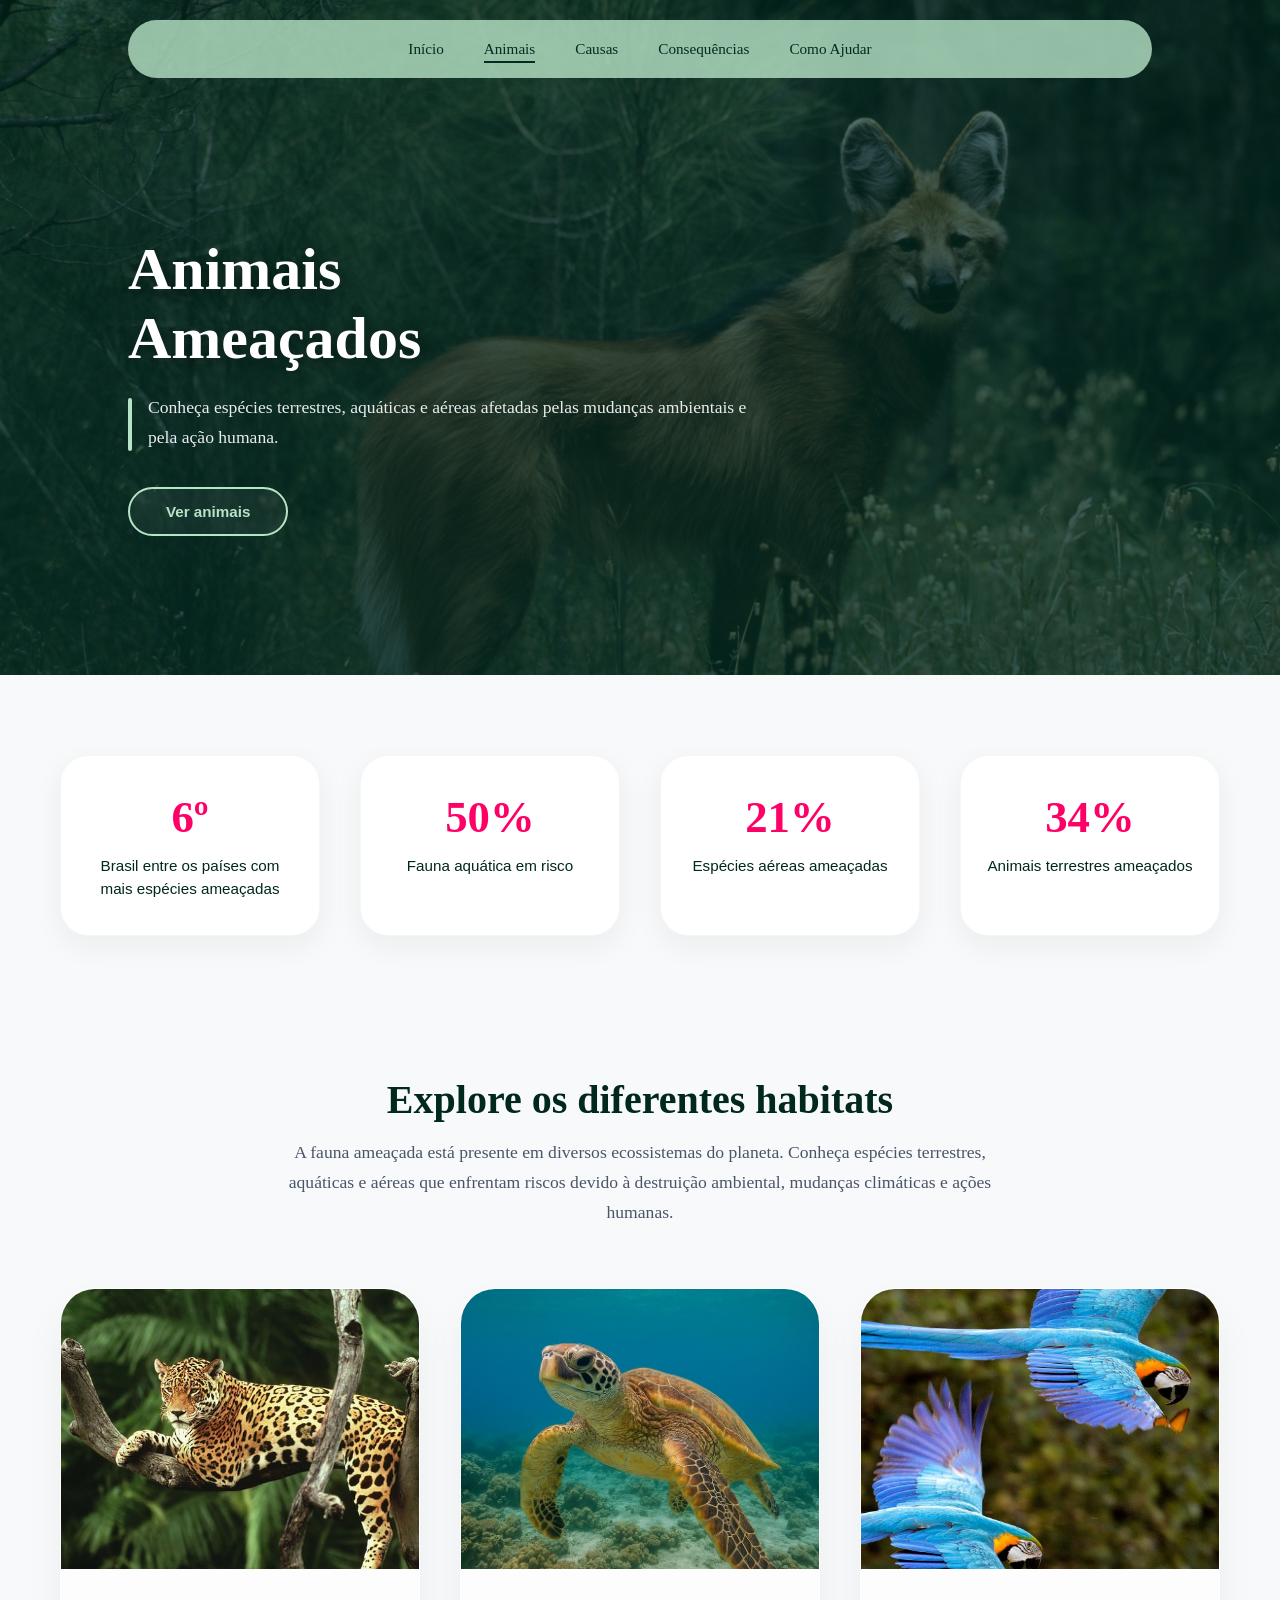
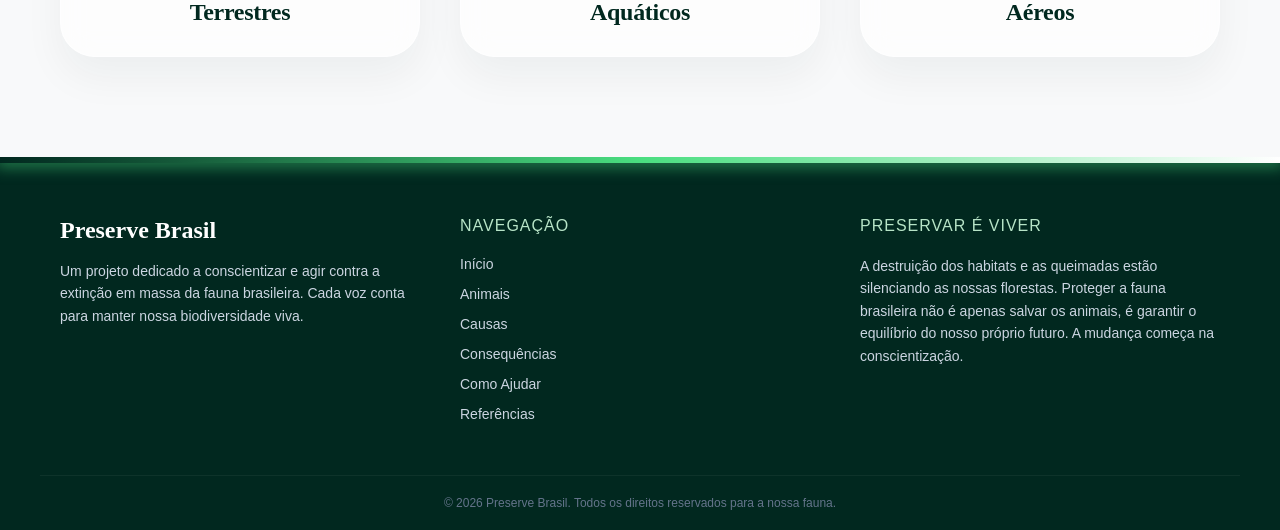
<file: animais.html>
<!DOCTYPE html>
<html lang="pt-BR">
<head>
    <meta charset="UTF-8">
    <title>Página Animais</title>
    <meta name="viewport" content="width=device-width, initial-scale=1.0">
    <link rel="stylesheet" href="style/style.css">
    <link rel="stylesheet" href="style/animais_geral.css">
    <link rel="stylesheet" href="style/responsivo.css">
    <link href="https://fonts.googleapis.com/css2?family=Parisienne&display=swap" rel="stylesheet">
    <link href="https://fonts.googleapis.com/css2?family=Great+Vibes&display=swap" rel="stylesheet">
</head>
<body class="pagina-animais">
    
    <span class="p-loader">
        <img src="./imagens/intro-tartaruga.png" alt="Carregando">
    </span>
    
    <header>
        <nav>
            <ul>
                <li><a href="index.html">Início</a></li>
                <li><a href="animais.html" class="destaque">Animais</a></li>
                <li><a href="causas.html">Causas</a></li>
                <li><a href="consequencias.html">Consequências</a></li>
                <li><a href="comoAjudar.html">Como Ajudar</a></li>
            </ul>   
        </nav>
    </header>

    <main>
        <section class="inicio-animais">
            <div class="conteudo-animais">
                <h1>
                    Animais<br>Ameaçados
                </h1>
                <p>
                    Conheça espécies terrestres, aquáticas e aéreas
                    afetadas pelas mudanças ambientais
                    e pela ação humana.
                </p>
                <a href="#card-animais" class="botao-animais">
                    Ver animais 
                </a>
            </div>
        </section>

        <section class="container-info">
            <div class="info">
                <span class="numero-destaque">6º</span>
                <p>Brasil entre os países com mais espécies ameaçadas</p>
            </div>

            <div class="info">
                <span class="numero-destaque">50%</span>
                <p>Fauna aquática em risco</p>
            </div>
            
            <div class="info">
                <span class="numero-destaque">21%</span>
                <p>Espécies aéreas ameaçadas</p>
            </div>
            
            <div class="info">
                <span class="numero-destaque">34%</span>
                <p>Animais terrestres ameaçados</p>
            </div>
        </section>

        <section class="introducao-cards">
            <h2>Explore os diferentes habitats</h2>
            <p>
                A fauna ameaçada está presente em diversos ecossistemas do planeta.
                Conheça espécies terrestres, aquáticas e aéreas que enfrentam riscos
                devido à destruição ambiental, mudanças climáticas e ações humanas.
            </p>
        </section>

        <section class="card-animais" id="card-animais"> 
            <article class="terrestres">
                <div class="imagem-animais">
                    <a href="animais-terrestres.html">
                        <img src="./imagens/animais/onça-pintada.jpg" alt="Onça-Pintada">
                    </a>
                </div>
                <div class="tipo-de-animal">
                    <h3>Terrestres</h3>
                </div>
            </article>

            <article class="aquaticos">
                <div class="imagem-animais">
                    <a href="animais-aquaticos.html">
                        <img src="./imagens/animais/tartaruga-marinha-animais.jpg" alt="Tartaruga-Marinha">
                    </a>
                </div>
                <div class="tipo-de-animal">
                    <h3>Aquáticos</h3>
                </div>
            </article>

            <article class="aereos">
                <div class="imagem-animais">
                    <a href="animais-aereos.html">
                        <img src="./imagens/animais/araras-azul.jpg" alt="Araras Azul">
                    </a>
                </div>
                <div class="tipo-de-animal">
                    <h3>Aéreos</h3>
                </div>
            </article>
        </section>
    </main>

    <footer class="rodape-site">
        <div class="rodape-container">
            
            <div class="rodape-col">
                <h3 class="rodape-titulo">Preserve Brasil</h3>
                <p class="rodape-texto">
                    Um projeto dedicado a conscientizar e agir contra a extinção em massa da fauna brasileira. Cada voz conta para manter nossa biodiversidade viva.
                </p>
            </div>

            <div class="rodape-col">
                <h4 class="rodape-subtitulo">Navegação</h4>
                <ul>
                    <li><a href="index.html">Início</a></li>
                    <li><a href="animais.html">Animais</a></li>
                    <li><a href="causas.html">Causas</a></li>
                    <li><a href="consequencias.html">Consequências</a></li>
                    <li><a href="comoAjudar.html">Como Ajudar</a></li>
                    <li><a href="referencias.html">Referências</a></li>
                </ul>
            </div>
            
            <div class="rodape-col">
                <h4 class="rodape-subtitulo">Preservar é Viver</h4>
                <p class="rodape-texto">
                    A destruição dos habitats e as queimadas estão silenciando as nossas florestas. 
                    Proteger a fauna brasileira não é apenas salvar os animais, é garantir o equilíbrio 
                    do nosso próprio futuro. A mudança começa na conscientização.
                </p>
            </div>

        </div>

        <div class="rodape-bottom">
            <p>&copy; 2026 Preserve Brasil. Todos os direitos reservados para a nossa fauna.</p>
        </div>
    </footer>
</body>
</html>
</file>
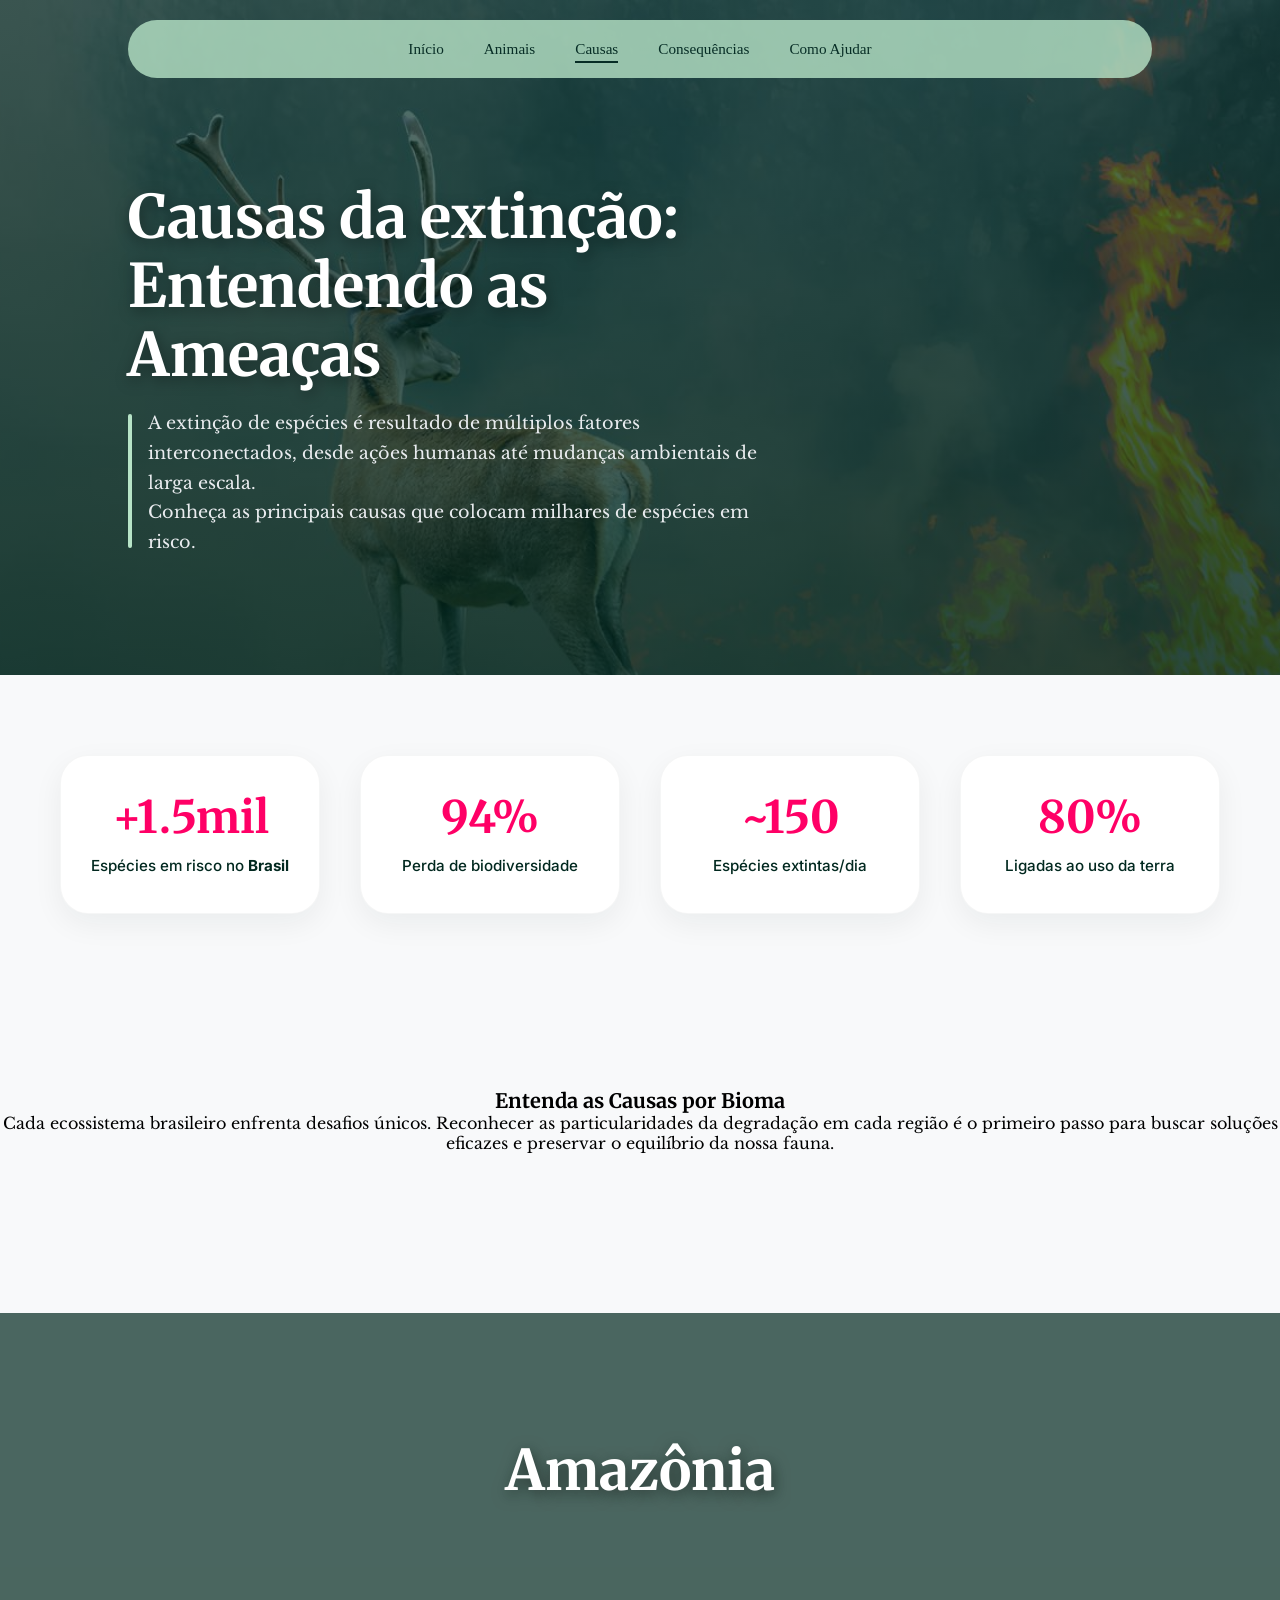
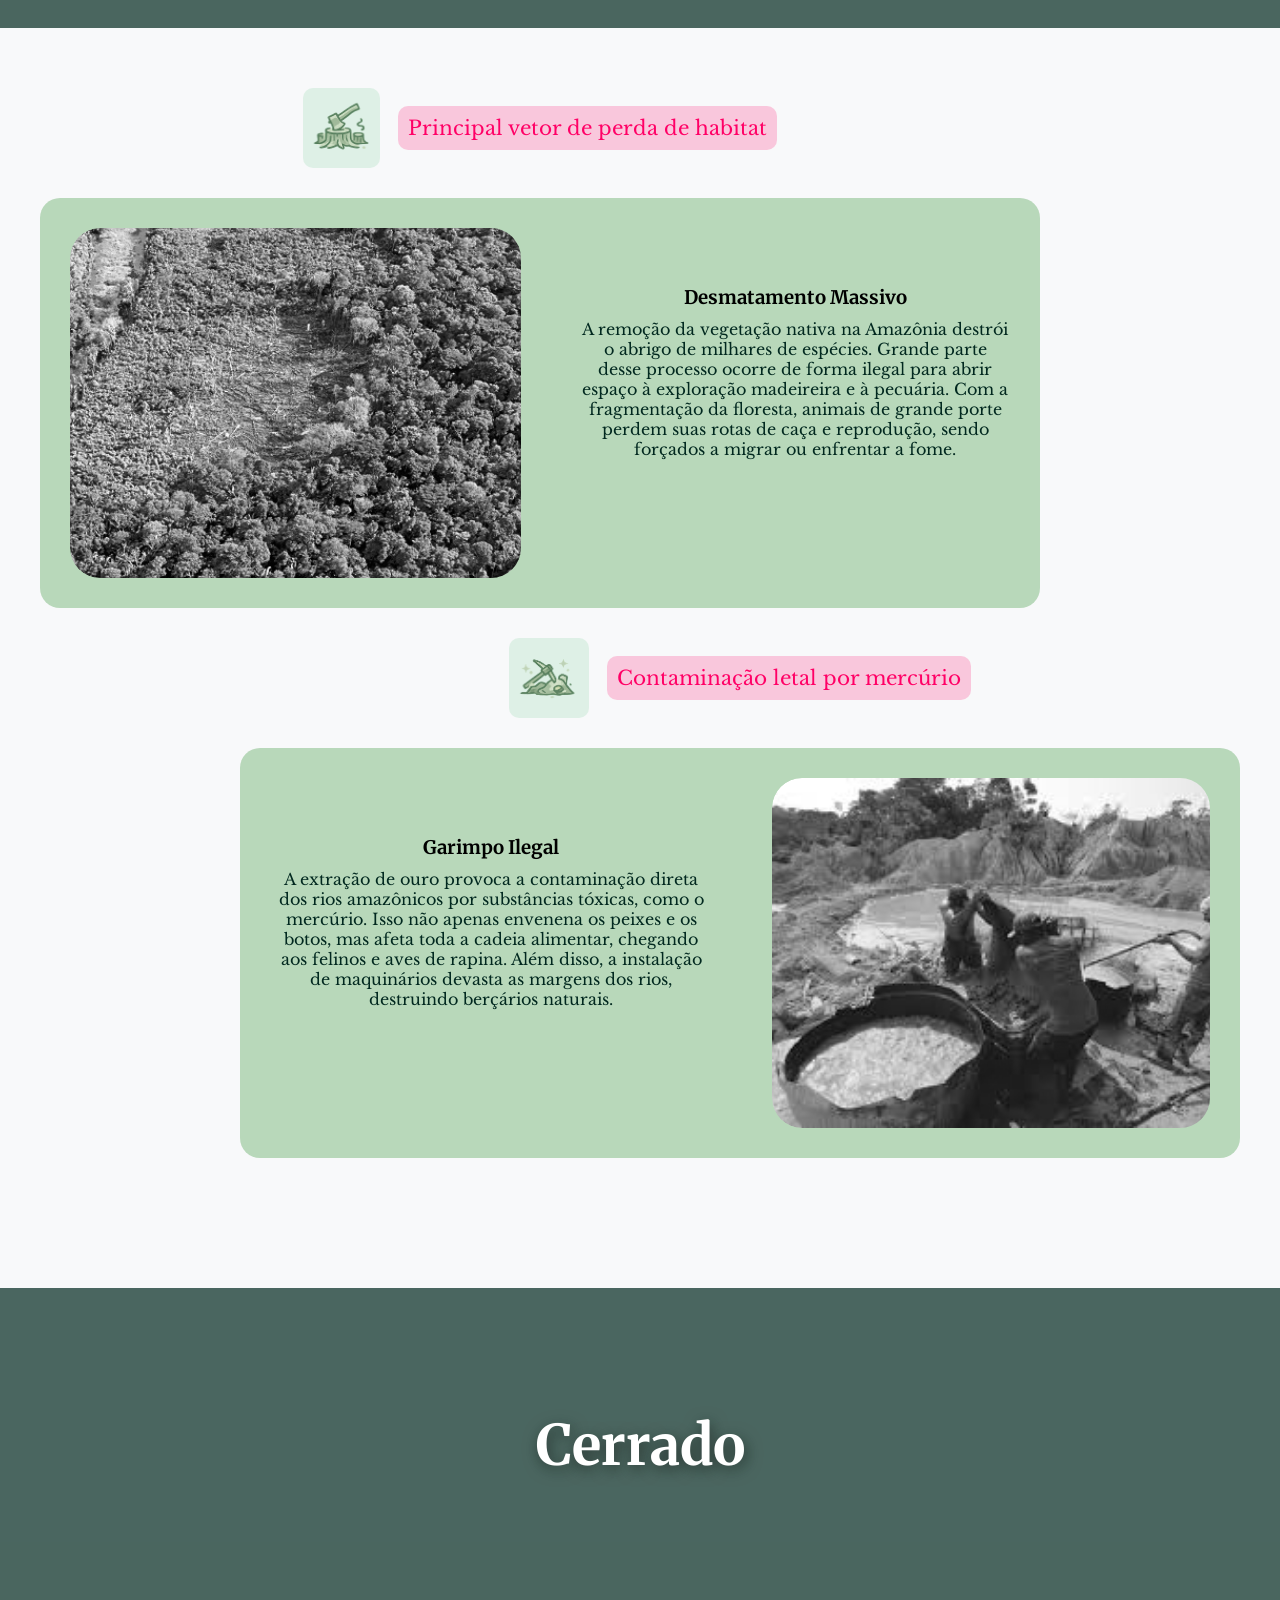
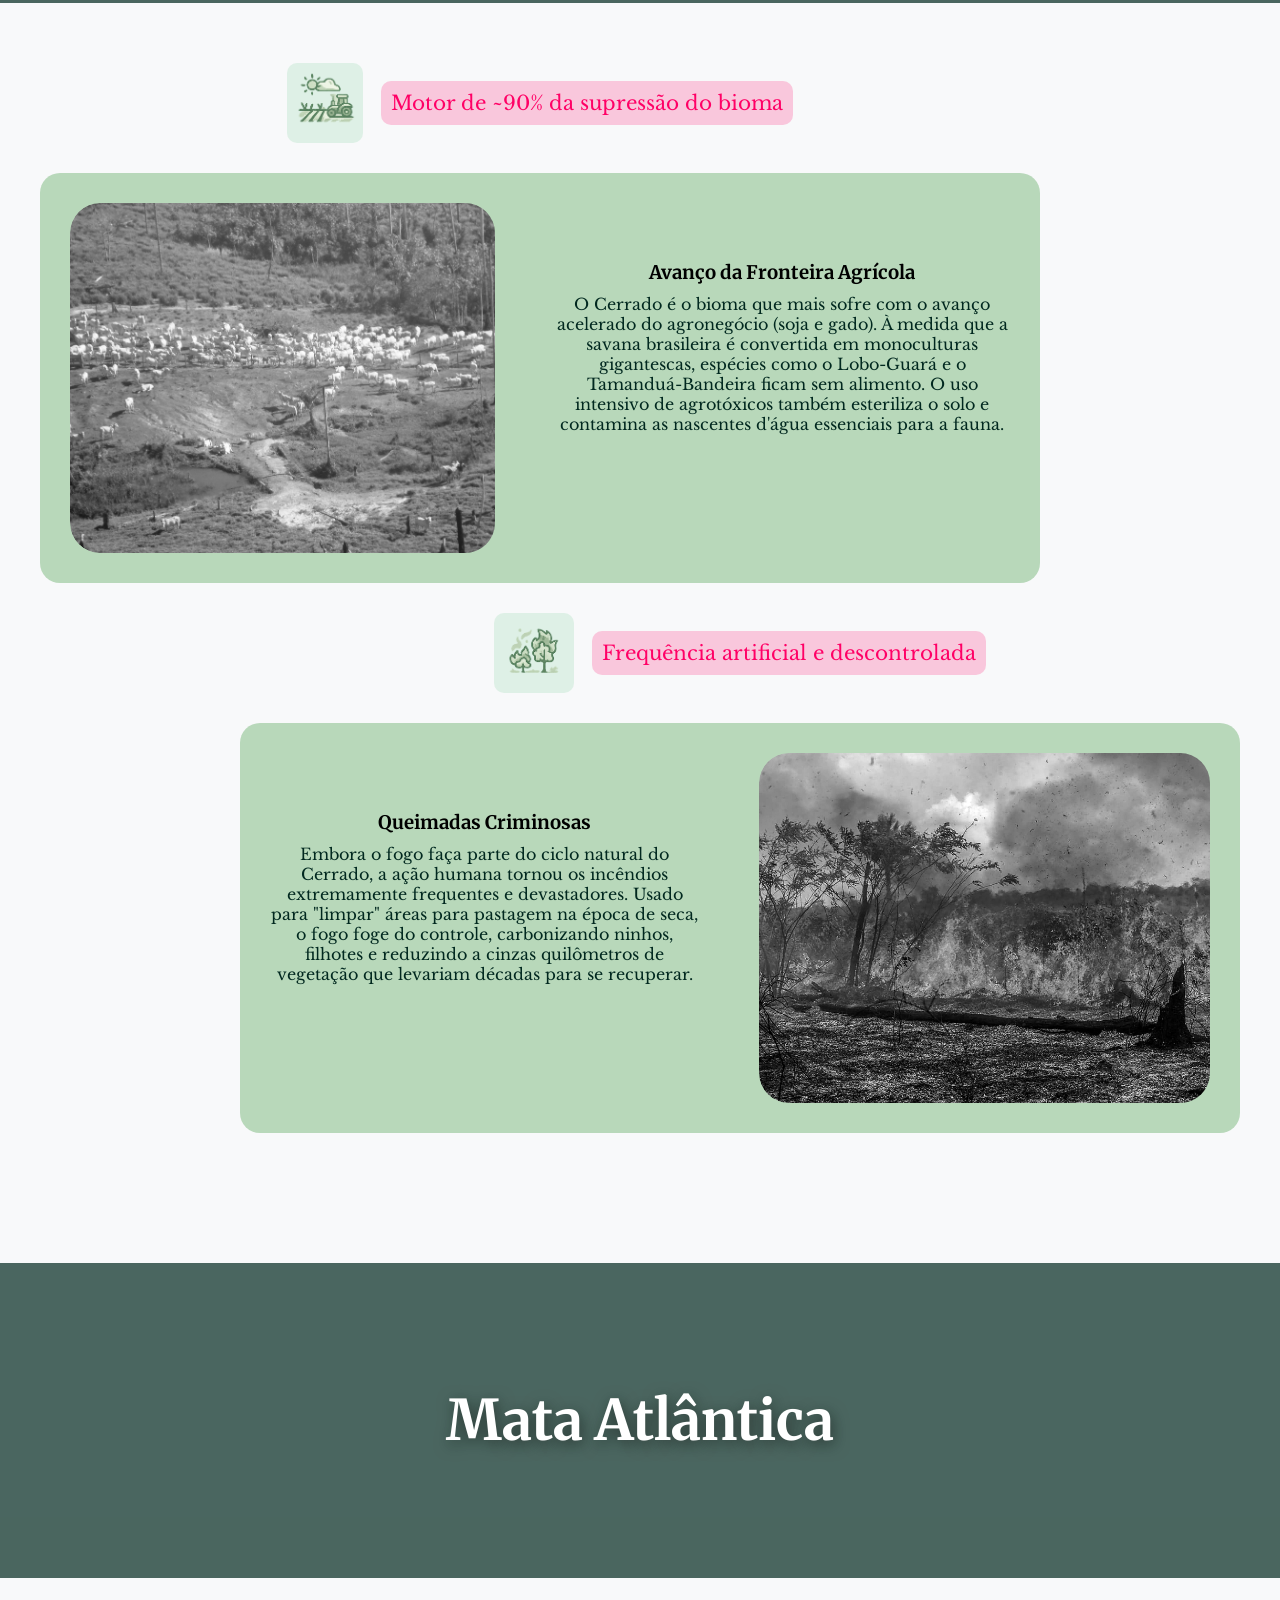
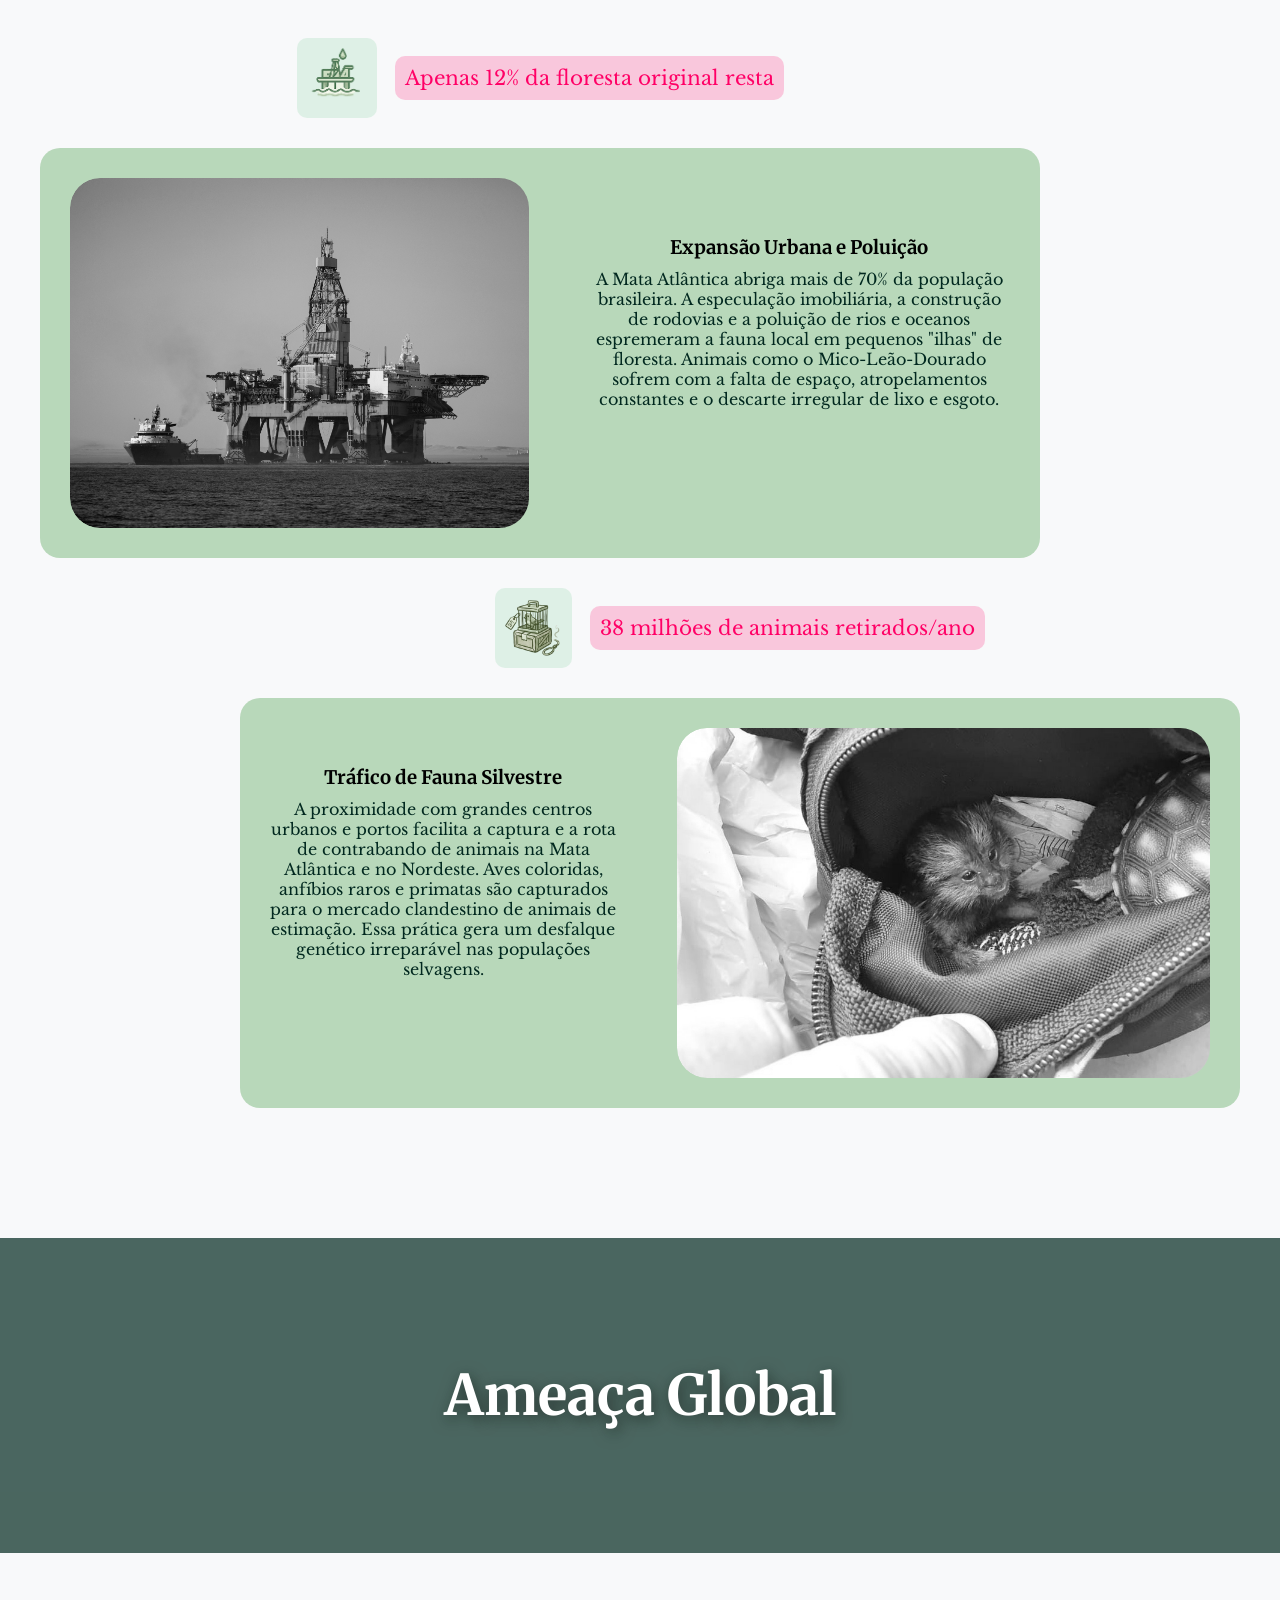
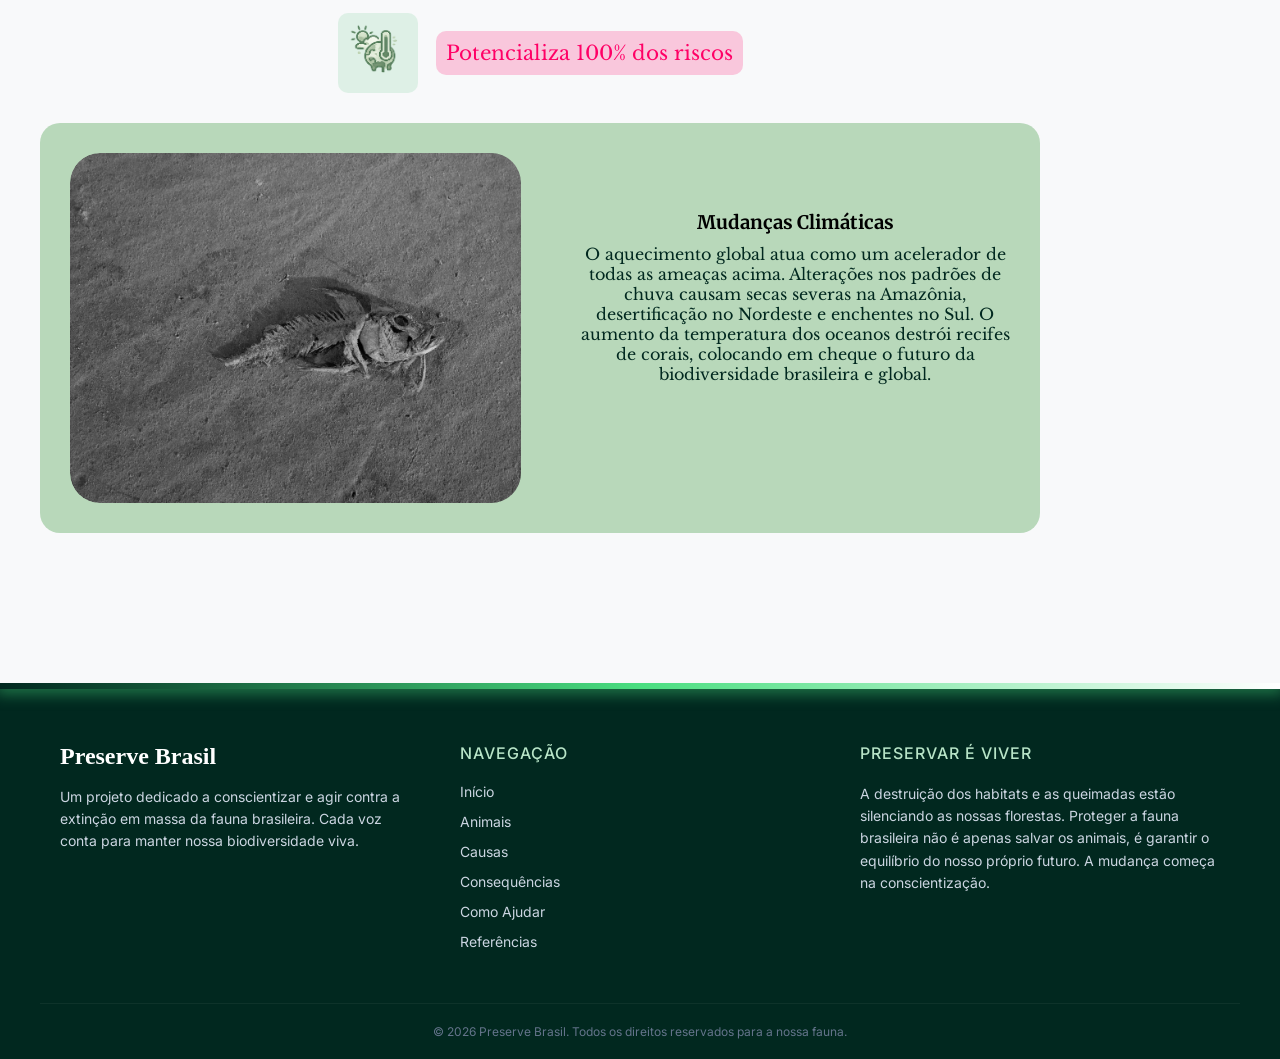
<file: causas.html>
<!doctype html>
<html lang="pt-br">
  <head>
    <meta charset="UTF-8" />
    <meta name="viewport" content="width=device-width, initial-scale=1.0" />
    <title>Causas da Extinção</title>
    <link rel="stylesheet" href="./style/style.css" />
    <link rel="stylesheet" href="./style/causas.css" />
    <link rel="stylesheet" href="./style/responsivo.css" />
    <link rel="preconnect" href="https://fonts.googleapis.com" />
    <link rel="preconnect" href="https://fonts.gstatic.com" crossorigin />
    <link
      href="https://fonts.googleapis.com/css2?family=Inter:wght@300;400;500;600&family=Libre+Baskerville:ital,wght@0,400;0,700;1,400&family=Merriweather:wght@300;400;700;900&display=swap"
      rel="stylesheet"
    />
  </head>
  <body>
    <span class="p-loader"
      ><img src="./imagens/intro-tartaruga.png" alt=""
    /></span>

    <header>
      <nav>
        <ul>
          <li><a href="index.html">Início</a></li>
          <li><a href="animais.html">Animais</a></li>
          <li><a href="causas.html" class="destaque">Causas</a></li>
          <li><a href="consequencias.html">Consequências</a></li>
          <li><a href="comoAjudar.html">Como Ajudar</a></li>
        </ul>
      </nav>
    </header>

    <section class="tudo-causas">
      <section class="inicio inicio-causas">
        <div class="conteudo-causas">
          <h1>
            Causas da extinção: <br />
            Entendendo as Ameaças
          </h1>
          <p>
            A extinção de espécies é resultado de múltiplos fatores
            interconectados, desde ações humanas até mudanças ambientais de
            larga escala. <br />Conheça as principais causas que colocam
            milhares de espécies em risco.
          </p>
        </div>
      </section>

      <section class="container-info">
        <div class="info">
          <span class="numero-destaque">+1.5mil</span>
          <p>Espécies em risco no <strong>Brasil</strong></p>
        </div>
        <div class="info">
          <span class="numero-destaque">94%</span>
          <p>Perda de biodiversidade</p>
        </div>
        <div class="info">
          <span class="numero-destaque">~150</span>
          <p>Espécies extintas/dia</p>
        </div>
        <div class="info">
          <span class="numero-destaque">80%</span>
          <p>Ligadas ao uso da terra</p>
        </div>
      </section>

      <section class="causas">
        <h2>Entenda as Causas por Bioma</h2>
        <p>
          Cada ecossistema brasileiro enfrenta desafios únicos. Reconhecer as
          particularidades da degradação em cada região é o primeiro passo para
          buscar soluções eficazes e preservar o equilíbrio da nossa fauna.
        </p>

        <div class="banner-bioma bg-amazonia">
          <h2>Amazônia</h2>
        </div>

        <div class="imagem-mini mini-esquerda">
          <img src="./imagens/desmatamento.png" alt="Árvore cortada" />
          <p>Principal vetor de perda de habitat</p>
        </div>
        <div class="pagina-causas desloca-esquerda">
          <div class="pagina-causas-img">
            <img src="./imagens/mata_atlantica.jpg" alt="Área desmatada" />
          </div>
          <div class="conteudo-principais">
            <h3>Desmatamento Massivo</h3>
            <p>
              A remoção da vegetação nativa na Amazônia destrói o abrigo de
              milhares de espécies. Grande parte desse processo ocorre de forma
              ilegal para abrir espaço à exploração madeireira e à pecuária. Com
              a fragmentação da floresta, animais de grande porte perdem suas
              rotas de caça e reprodução, sendo forçados a migrar ou enfrentar a
              fome.
            </p>
          </div>
        </div>

        <div class="imagem-mini mini-direita">
          <img src="./imagens/garimpo_mini.png" alt="Ícone Garimpo" />
          <p>Contaminação letal por mercúrio</p>
        </div>
        <div class="pagina-causas invertida desloca-direita">
          <div class="pagina-causas-img">
            <img src="./imagens/garimpo.jpg" alt="Área de garimpo" />
          </div>
          <div class="conteudo-principais">
            <h3>Garimpo Ilegal</h3>
            <p>
              A extração de ouro provoca a contaminação direta dos rios
              amazônicos por substâncias tóxicas, como o mercúrio. Isso não
              apenas envenena os peixes e os botos, mas afeta toda a cadeia
              alimentar, chegando aos felinos e aves de rapina. Além disso, a
              instalação de maquinários devasta as margens dos rios, destruindo
              berçários naturais.
            </p>
          </div>
        </div>

        <div class="banner-bioma bg-cerrado">
          <h2>Cerrado</h2>
        </div>

        <div class="imagem-mini mini-esquerda">
          <img src="./imagens/expansao_mini.png" alt="Ícone Trator" />
          <p>Motor de ~90% da supressão do bioma</p>
        </div>
        <div class="pagina-causas desloca-esquerda">
          <div class="pagina-causas-img">
            <img
              src="./imagens/expansao_agricola.jpg"
              alt="Plantação no Cerrado"
            />
          </div>
          <div class="conteudo-principais">
            <h3>Avanço da Fronteira Agrícola</h3>
            <p>
              O Cerrado é o bioma que mais sofre com o avanço acelerado do
              agronegócio (soja e gado). À medida que a savana brasileira é
              convertida em monoculturas gigantescas, espécies como o Lobo-Guará
              e o Tamanduá-Bandeira ficam sem alimento. O uso intensivo de
              agrotóxicos também esteriliza o solo e contamina as nascentes
              d'água essenciais para a fauna.
            </p>
          </div>
        </div>

        <div class="imagem-mini mini-direita">
          <img src="./imagens/queimadas.png" alt="Ícone Fogo" />
          <p>Frequência artificial e descontrolada</p>
        </div>
        <div class="pagina-causas invertida desloca-direita">
          <div class="pagina-causas-img">
            <img src="./imagens/incendio.jpg" alt="Cerrado em chamas" />
          </div>
          <div class="conteudo-principais">
            <h3>Queimadas Criminosas</h3>
            <p>
              Embora o fogo faça parte do ciclo natural do Cerrado, a ação
              humana tornou os incêndios extremamente frequentes e devastadores.
              Usado para "limpar" áreas para pastagem na época de seca, o fogo
              foge do controle, carbonizando ninhos, filhotes e reduzindo a
              cinzas quilômetros de vegetação que levariam décadas para se
              recuperar.
            </p>
          </div>
        </div>

        <div class="banner-bioma bg-mata">
          <h2>Mata Atlântica</h2>
        </div>

        <div class="imagem-mini mini-esquerda">
          <img
            src="./imagens/extracao_petroleo.png"
            alt="Ícone Cidade/Poluição"
          />
          <p>Apenas 12% da floresta original resta</p>
        </div>
        <div class="pagina-causas desloca-esquerda">
          <div class="pagina-causas-img">
            <img
              src="./imagens/plataforma-de-petroleo.jpg"
              alt="Expansão urbana costeira"
            />
          </div>
          <div class="conteudo-principais">
            <h3>Expansão Urbana e Poluição</h3>
            <p>
              A Mata Atlântica abriga mais de 70% da população brasileira. A
              especulação imobiliária, a construção de rodovias e a poluição de
              rios e oceanos espremeram a fauna local em pequenos "ilhas" de
              floresta. Animais como o Mico-Leão-Dourado sofrem com a falta de
              espaço, atropelamentos constantes e o descarte irregular de lixo e
              esgoto.
            </p>
          </div>
        </div>

        <div class="imagem-mini mini-direita">
          <img src="./imagens/trafico_mini.png" alt="Ícone Gaiola" />
          <p>38 milhões de animais retirados/ano</p>
        </div>
        <div class="pagina-causas invertida desloca-direita">
          <div class="pagina-causas-img">
            <img src="./imagens/trafico-animais.jpg" alt="Aves presas" />
          </div>
          <div class="conteudo-principais">
            <h3>Tráfico de Fauna Silvestre</h3>
            <p>
              A proximidade com grandes centros urbanos e portos facilita a
              captura e a rota de contrabando de animais na Mata Atlântica e no
              Nordeste. Aves coloridas, anfíbios raros e primatas são capturados
              para o mercado clandestino de animais de estimação. Essa prática
              gera um desfalque genético irreparável nas populações selvagens.
            </p>
          </div>
        </div>

        <div class="banner-bioma bg-global">
          <h2>Ameaça Global</h2>
        </div>

        <div class="imagem-mini mini-esquerda">
          <img src="./imagens/aquecimento_global.png" alt="Ícone Termômetro" />
          <p>Potencializa 100% dos riscos</p>
        </div>
        <div class="pagina-causas desloca-esquerda">
          <div class="pagina-causas-img">
            <img src="./imagens/mudanca_climatica.jpg" alt="Terra seca" />
          </div>
          <div class="conteudo-principais">
            <h3>Mudanças Climáticas</h3>
            <p>
              O aquecimento global atua como um acelerador de todas as ameaças
              acima. Alterações nos padrões de chuva causam secas severas na
              Amazônia, desertificação no Nordeste e enchentes no Sul. O aumento
              da temperatura dos oceanos destrói recifes de corais, colocando em
              cheque o futuro da biodiversidade brasileira e global.
            </p>
          </div>
        </div>
      </section>
    </section>

    <footer class="rodape-site">
      <div class="rodape-container">
        <div class="rodape-col">
          <h3 class="rodape-titulo">Preserve Brasil</h3>
          <p class="rodape-texto">
            Um projeto dedicado a conscientizar e agir contra a extinção em
            massa da fauna brasileira. Cada voz conta para manter nossa
            biodiversidade viva.
          </p>
        </div>

        <div class="rodape-col">
          <h4 class="rodape-subtitulo">Navegação</h4>
          <ul>
            <li><a href="index.html">Início</a></li>
            <li><a href="animais.html">Animais</a></li>
            <li><a href="causas.html">Causas</a></li>
            <li><a href="consequencias.html">Consequências</a></li>
            <li><a href="comoAjudar.html">Como Ajudar</a></li>
            <li><a href="referencias.html">Referências</a></li>
          </ul>
        </div>

        <div class="rodape-col">
          <h4 class="rodape-subtitulo">Preservar é Viver</h4>
          <p class="rodape-texto">
            A destruição dos habitats e as queimadas estão silenciando as nossas
            florestas. Proteger a fauna brasileira não é apenas salvar os
            animais, é garantir o equilíbrio do nosso próprio futuro. A mudança
            começa na conscientização.
          </p>
        </div>
      </div>

      <div class="rodape-bottom">
        <p>
          &copy; 2026 Preserve Brasil. Todos os direitos reservados para a nossa
          fauna.
        </p>
      </div>
    </footer>
  </body>
</html>
</file>
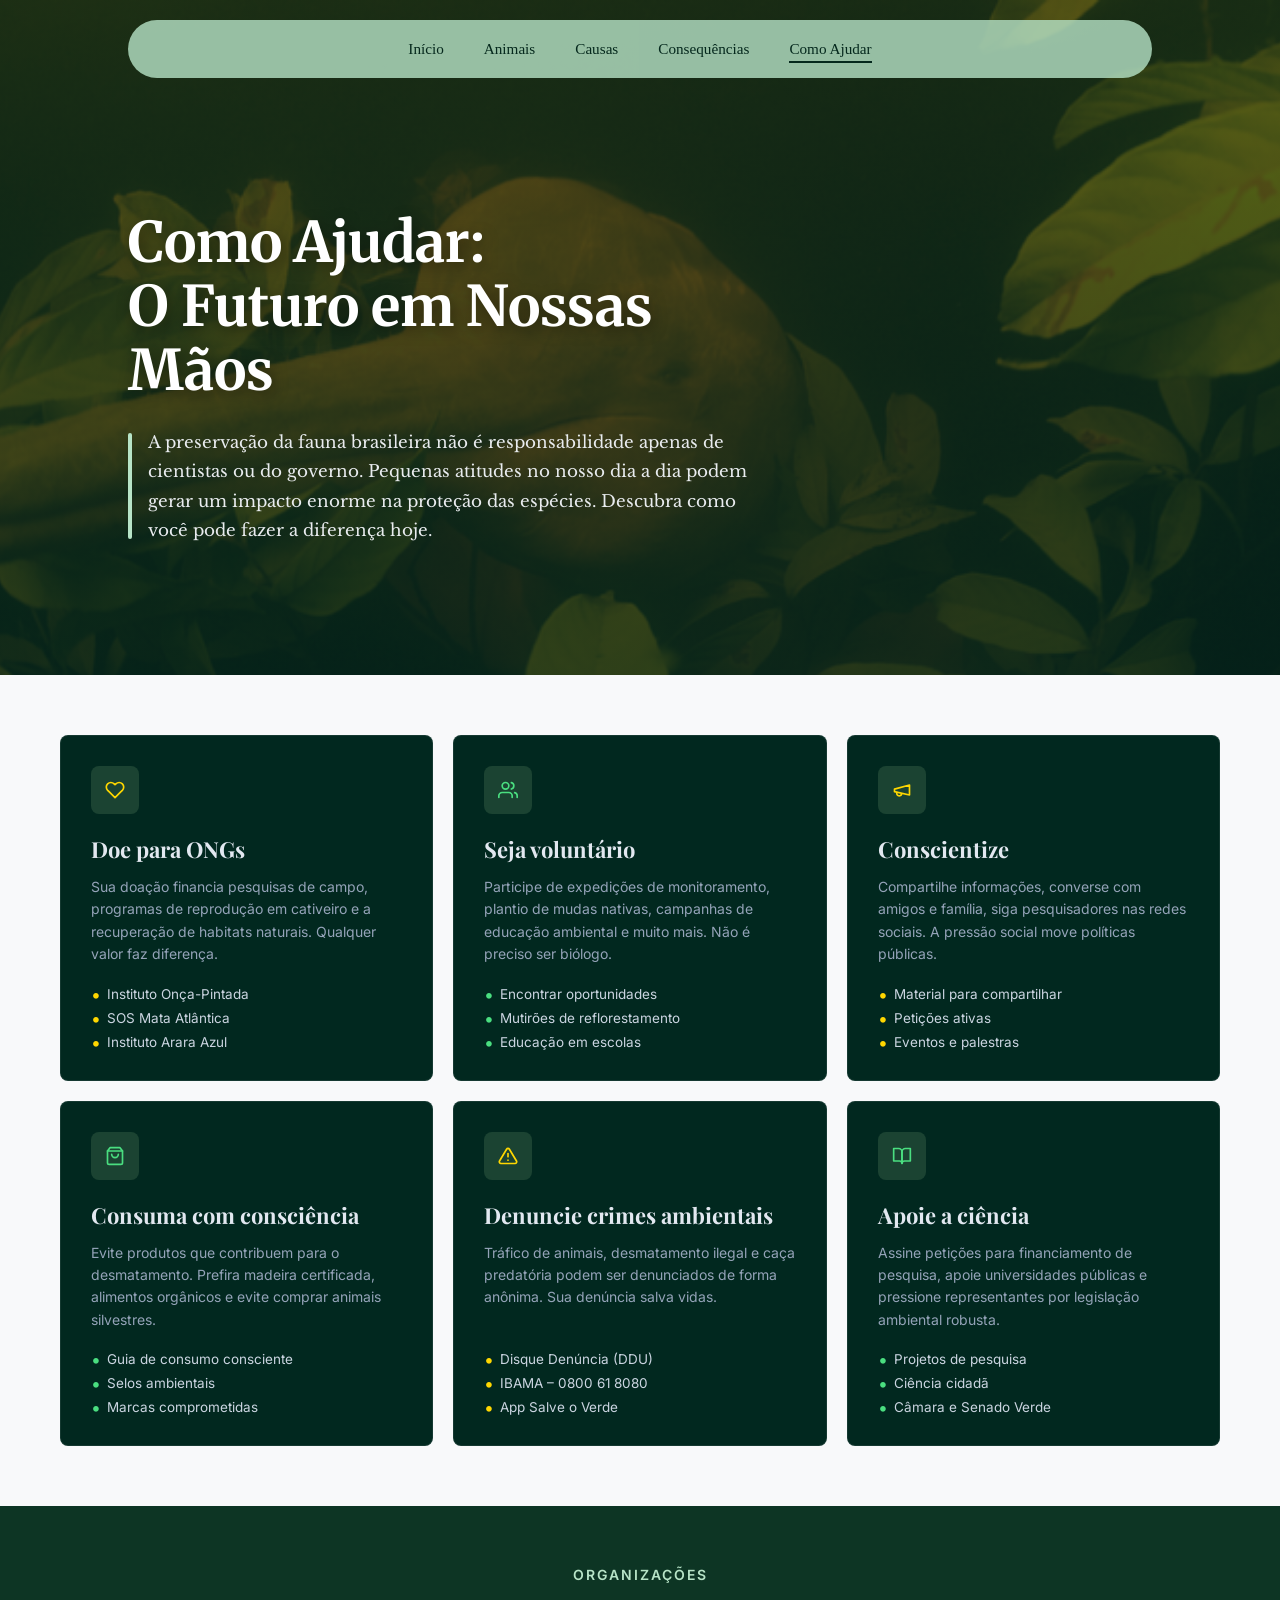
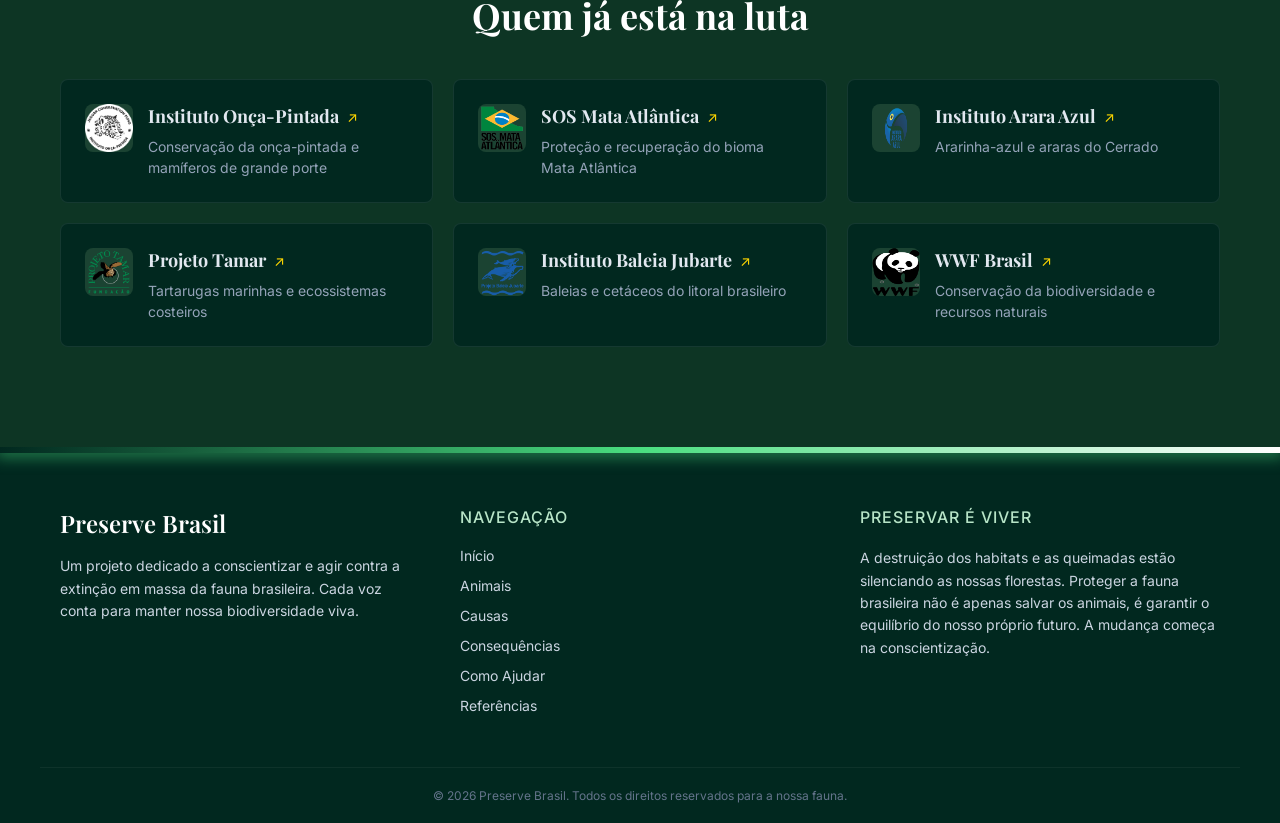
<file: comoAjudar.html>
<!doctype html>
<html lang="pt-BR">
    <head>
        <meta charset="UTF-8" />
        <meta name="viewport" content="width=device-width, initial-scale=1.0" />
        <title>Como Ajudar — Preserve Brasil</title>
        <link rel="stylesheet" href="./style/style.css" />
        <link rel="stylesheet" href="./style/ajuda.css" />
        <link rel="stylesheet" href="./style/responsivo.css" />
        <link href="https://fonts.googleapis.com/css2?family=Playfair+Display:wght@500;600&family=Inter:wght@300;400;500&display=swap" rel="stylesheet" />
        <link rel="preconnect" href="https://fonts.googleapis.com" />
        <link rel="preconnect" href="https://fonts.gstatic.com" crossorigin />
        <link href="https://fonts.googleapis.com/css2?family=Libre+Baskerville:ital,wght@0,400..700;1,400..700&family=Merriweather:ital,opsz,wght@0,18..144,300..900;1,18..144,300..900&family=Special+Elite&display=swap" rel="stylesheet" />
    </head>
    <body>
        <span class="p-loader">
            <img src="./imagens/intro-tartaruga.png" alt="Carregando..." />
        </span>
        
        <header>
            <nav>
                <ul>
                    <li><a href="index.html">Início</a></li>
                    <li><a href="animais.html">Animais</a></li>
                    <li><a href="causas.html">Causas</a></li>
                    <li><a href="consequencias.html">Consequências</a></li>
                    <li><a href="comoAjudar.html" class="destaque">Como Ajudar</a></li>
                </ul>
            </nav>
        </header>

        <main class="tudo-ajudar">
            <section class="inicio-ajuda">
                <div class="conteudo-ajuda">
                    <h1>
                        Como Ajudar:<br />
                        O Futuro em Nossas Mãos
                    </h1>
                    <p>
                        A preservação da fauna brasileira não é responsabilidade apenas de cientistas ou do governo. 
                        Pequenas atitudes no nosso dia a dia podem gerar um impacto enorme na proteção das espécies. 
                        Descubra como você pode fazer a diferença hoje.
                    </p>
                </div>
            </section>

            <section class="cards-como-ajudar">
                <div class="ajuda-card">
                    <div class="icone-box icone-dourado">
                        <svg width="20" height="20" viewBox="0 0 24 24" fill="none" stroke="currentColor" stroke-width="2" stroke-linecap="round" stroke-linejoin="round">
                            <path d="M20.84 4.61a5.5 5.5 0 0 0-7.78 0L12 5.67l-1.06-1.06a5.5 5.5 0 0 0-7.78 7.78l1.06 1.06L12 21.23l7.78-7.78 1.06-1.06a5.5 5.5 0 0 0 0-7.78z"></path>
                        </svg>
                    </div>
                    <h3>Doe para ONGs</h3>
                    <p>
                        Sua doação financia pesquisas de campo, programas de reprodução em cativeiro e a recuperação de habitats naturais. 
                        Qualquer valor faz diferença.
                    </p>
                    <ul class="lista-dourada">
                        <li>Instituto Onça-Pintada</li>
                        <li>SOS Mata Atlântica</li>
                        <li>Instituto Arara Azul</li>
                    </ul>
                </div>

                <div class="ajuda-card">
                    <div class="icone-box icone-verde">
                        <svg width="20" height="20" viewBox="0 0 24 24" fill="none" stroke="currentColor" stroke-width="2" stroke-linecap="round" stroke-linejoin="round">
                            <path d="M17 21v-2a4 4 0 0 0-4-4H5a4 4 0 0 0-4 4v2"></path>
                            <circle cx="9" cy="7" r="4"></circle>
                            <path d="M23 21v-2a4 4 0 0 0-3-3.87"></path>
                            <path d="M16 3.13a4 4 0 0 1 0 7.75"></path>
                        </svg>
                    </div>
                    <h3>Seja voluntário</h3>
                    <p>
                        Participe de expedições de monitoramento, plantio de mudas nativas, campanhas de educação ambiental e muito mais. 
                        Não é preciso ser biólogo.
                    </p>
                    <ul class="lista-verde">
                        <li>Encontrar oportunidades</li>
                        <li>Mutirões de reflorestamento</li>
                        <li>Educação em escolas</li>
                    </ul>
                </div>

                <div class="ajuda-card">
                    <div class="icone-box icone-dourado">
                        <svg width="20" height="20" viewBox="0 0 24 24" fill="none" stroke="currentColor" stroke-width="2" stroke-linecap="round" stroke-linejoin="round">
                            <path d="M3 11l18-5v12L3 14v-3z"></path>
                            <path d="M11.6 16.8a3 3 0 1 1-5.8-1.6"></path>
                        </svg>
                    </div>
                    <h3>Conscientize</h3>
                    <p>
                        Compartilhe informações, converse com amigos e família, siga pesquisadores nas redes sociais. 
                        A pressão social move políticas públicas.
                    </p>
                    <ul class="lista-dourada">
                        <li>Material para compartilhar</li>
                        <li>Petições ativas</li>
                        <li>Eventos e palestras</li>
                    </ul>
                </div>

                <div class="ajuda-card">
                    <div class="icone-box icone-verde">
                        <svg width="20" height="20" viewBox="0 0 24 24" fill="none" stroke="currentColor" stroke-width="2" stroke-linecap="round" stroke-linejoin="round">
                            <path d="M6 2L3 6v14a2 2 0 0 0 2 2h14a2 2 0 0 0 2-2V6l-3-4z"></path>
                            <line x1="3" y1="6" x2="21" y2="6"></line>
                            <path d="M16 10a4 4 0 0 1-8 0"></path>
                        </svg>
                    </div>
                    <h3>Consuma com consciência</h3>
                    <p>
                        Evite produtos que contribuem para o desmatamento. Prefira madeira certificada, alimentos orgânicos e evite comprar animais silvestres.
                    </p>
                    <ul class="lista-verde">
                        <li>Guia de consumo consciente</li>
                        <li>Selos ambientais</li>
                        <li>Marcas comprometidas</li>
                    </ul>
                </div>

                <div class="ajuda-card">
                    <div class="icone-box icone-dourado">
                        <svg width="20" height="20" viewBox="0 0 24 24" fill="none" stroke="currentColor" stroke-width="2" stroke-linecap="round" stroke-linejoin="round">
                            <path d="M10.29 3.86L1.82 18a2 2 0 0 0 1.71 3h16.94a2 2 0 0 0 1.71-3L13.71 3.86a2 2 0 0 0-3.42 0z"></path>
                            <line x1="12" y1="9" x2="12" y2="13"></line>
                            <line x1="12" y1="17" x2="12.01" y2="17"></line>
                        </svg>
                    </div>
                    <h3>Denuncie crimes ambientais</h3>
                    <p>
                        Tráfico de animais, desmatamento ilegal e caça predatória podem ser denunciados de forma anônima. 
                        Sua denúncia salva vidas.
                    </p>
                    <ul class="lista-dourada">
                        <li>Disque Denúncia (DDU)</li>
                        <li>IBAMA – 0800 61 8080</li>
                        <li>App Salve o Verde</li>
                    </ul>
                </div>

                <div class="ajuda-card">
                    <div class="icone-box icone-verde">
                        <svg width="20" height="20" viewBox="0 0 24 24" fill="none" stroke="currentColor" stroke-width="2" stroke-linecap="round" stroke-linejoin="round">
                            <path d="M2 3h6a4 4 0 0 1 4 4v14a3 3 0 0 0-3-3H2z"></path>
                            <path d="M22 3h-6a4 4 0 0 0-4 4v14a3 3 0 0 1 3-3h7z"></path>
                        </svg>
                    </div>
                    <h3>Apoie a ciência</h3>
                    <p>
                        Assine petições para financiamento de pesquisa, apoie universidades públicas e pressione representantes por legislação ambiental robusta.
                    </p>
                    <ul class="lista-verde">
                        <li>Projetos de pesquisa</li>
                        <li>Ciência cidadã</li>
                        <li>Câmara e Senado Verde</li>
                    </ul>
                </div>
            </section>

            <section class="secao-organizacoes">
                <div class="titulo-organizacoes">
                    <p>ORGANIZAÇÕES</p>
                    <h2>Quem já está na luta</h2>
                </div>
                
                <div class="ongs-container">
                    <a href="https://www.institutooncapintada.org.br/" target="_blank" class="ong-card">
                        <div class="ong-icone">
                            <img src="./imagens/icone-onca.png" alt="Onça-Pintada" class="icone-box" />
                        </div>
                        <div class="ong-info">
                            <h3>
                                Instituto Onça-Pintada
                                <span class="icone-link">↗</span>
                            </h3>
                            <p>Conservação da onça-pintada e mamíferos de grande porte</p>
                        </div>
                    </a>
                    
                    <a href="https://www.sosma.org.br/" target="_blank" class="ong-card">
                        <div class="ong-icone">
                            <img src="./imagens/icone-sos-mata-atlantica.png" alt="SOS Mata Atlântica" class="icone-box" />
                        </div>
                        <div class="ong-info">
                            <h3>
                                SOS Mata Atlântica
                                <span class="icone-link">↗</span>
                            </h3>
                            <p>Proteção e recuperação do bioma Mata Atlântica</p>
                        </div>
                    </a>
                    
                    <a href="https://www.institutoararaazul.org.br/" target="_blank" class="ong-card">
                        <div class="ong-icone">
                            <img src="./imagens/icone-arara-azul.png" alt="Instituto Arara Azul" class="icone-box" />
                        </div>
                        <div class="ong-info">
                            <h3>Instituto Arara Azul <span class="icone-link">↗</span></h3>
                            <p>Ararinha-azul e araras do Cerrado</p>
                        </div>
                    </a>
                    
                    <a href="https://www.tamar.org.br/" target="_blank" class="ong-card">
                        <div class="ong-icone">
                            <img src="./imagens/icone-tamar.png" alt="Projeto Tamar" class="icone-box" />
                        </div>
                        <div class="ong-info">
                            <h3>Projeto Tamar <span class="icone-link">↗</span></h3>
                            <p>Tartarugas marinhas e ecossistemas costeiros</p>
                        </div>
                    </a>
                    
                    <a href="https://www.baleiajubarte.org.br/" target="_blank" class="ong-card">
                        <div class="ong-icone">
                            <img src="./imagens/icone-baleia-jubarte.png" alt="Instituto Baleia Jubarte" class="icone-box" />
                        </div>
                        <div class="ong-info">
                            <h3>Instituto Baleia Jubarte <span class="icone-link">↗</span></h3>
                            <p>Baleias e cetáceos do litoral brasileiro</p>
                        </div>
                    </a>
                    
                    <a href="https://www.wwf.org.br/" target="_blank" class="ong-card">
                        <div class="ong-icone">
                            <img src="./imagens/icone-wwf.png" alt="WWF Brasil" class="icone-box" />
                        </div>
                        <div class="ong-info">
                            <h3>WWF Brasil <span class="icone-link">↗</span></h3>
                            <p>Conservação da biodiversidade e recursos naturais</p>
                        </div>
                    </a>
                </div>
            </section>
        </main>

        <footer class="rodape-site">
            <div class="rodape-container">
                <div class="rodape-col">
                    <h3 class="rodape-titulo">Preserve Brasil</h3>
                    <p class="rodape-texto">
                        Um projeto dedicado a conscientizar e agir contra a extinção em massa da fauna brasileira. Cada voz conta para manter nossa biodiversidade viva.
                    </p>
                </div>

                <div class="rodape-col">
                    <h4 class="rodape-subtitulo">Navegação</h4>
                    <ul>
                        <li><a href="index.html">Início</a></li>
                        <li><a href="animais.html">Animais</a></li>
                        <li><a href="causas.html">Causas</a></li>
                        <li><a href="consequencias.html">Consequências</a></li>
                        <li><a href="comoAjudar.html">Como Ajudar</a></li>
                        <li><a href="referencias.html">Referências</a></li>
                    </ul>
                </div>
                
                <div class="rodape-col">
                    <h4 class="rodape-subtitulo">Preservar é Viver</h4>
                    <p class="rodape-texto">
                        A destruição dos habitats e as queimadas estão silenciando as nossas florestas. 
                        Proteger a fauna brasileira não é apenas salvar os animais, é garantir o equilíbrio 
                        do nosso próprio futuro. A mudança começa na conscientização.
                    </p>
                </div>
            </div>

            <div class="rodape-bottom">
                <p>&copy; 2026 Preserve Brasil. Todos os direitos reservados para a nossa fauna.</p>
            </div>
        </footer>
    </body>
</html>
</file>
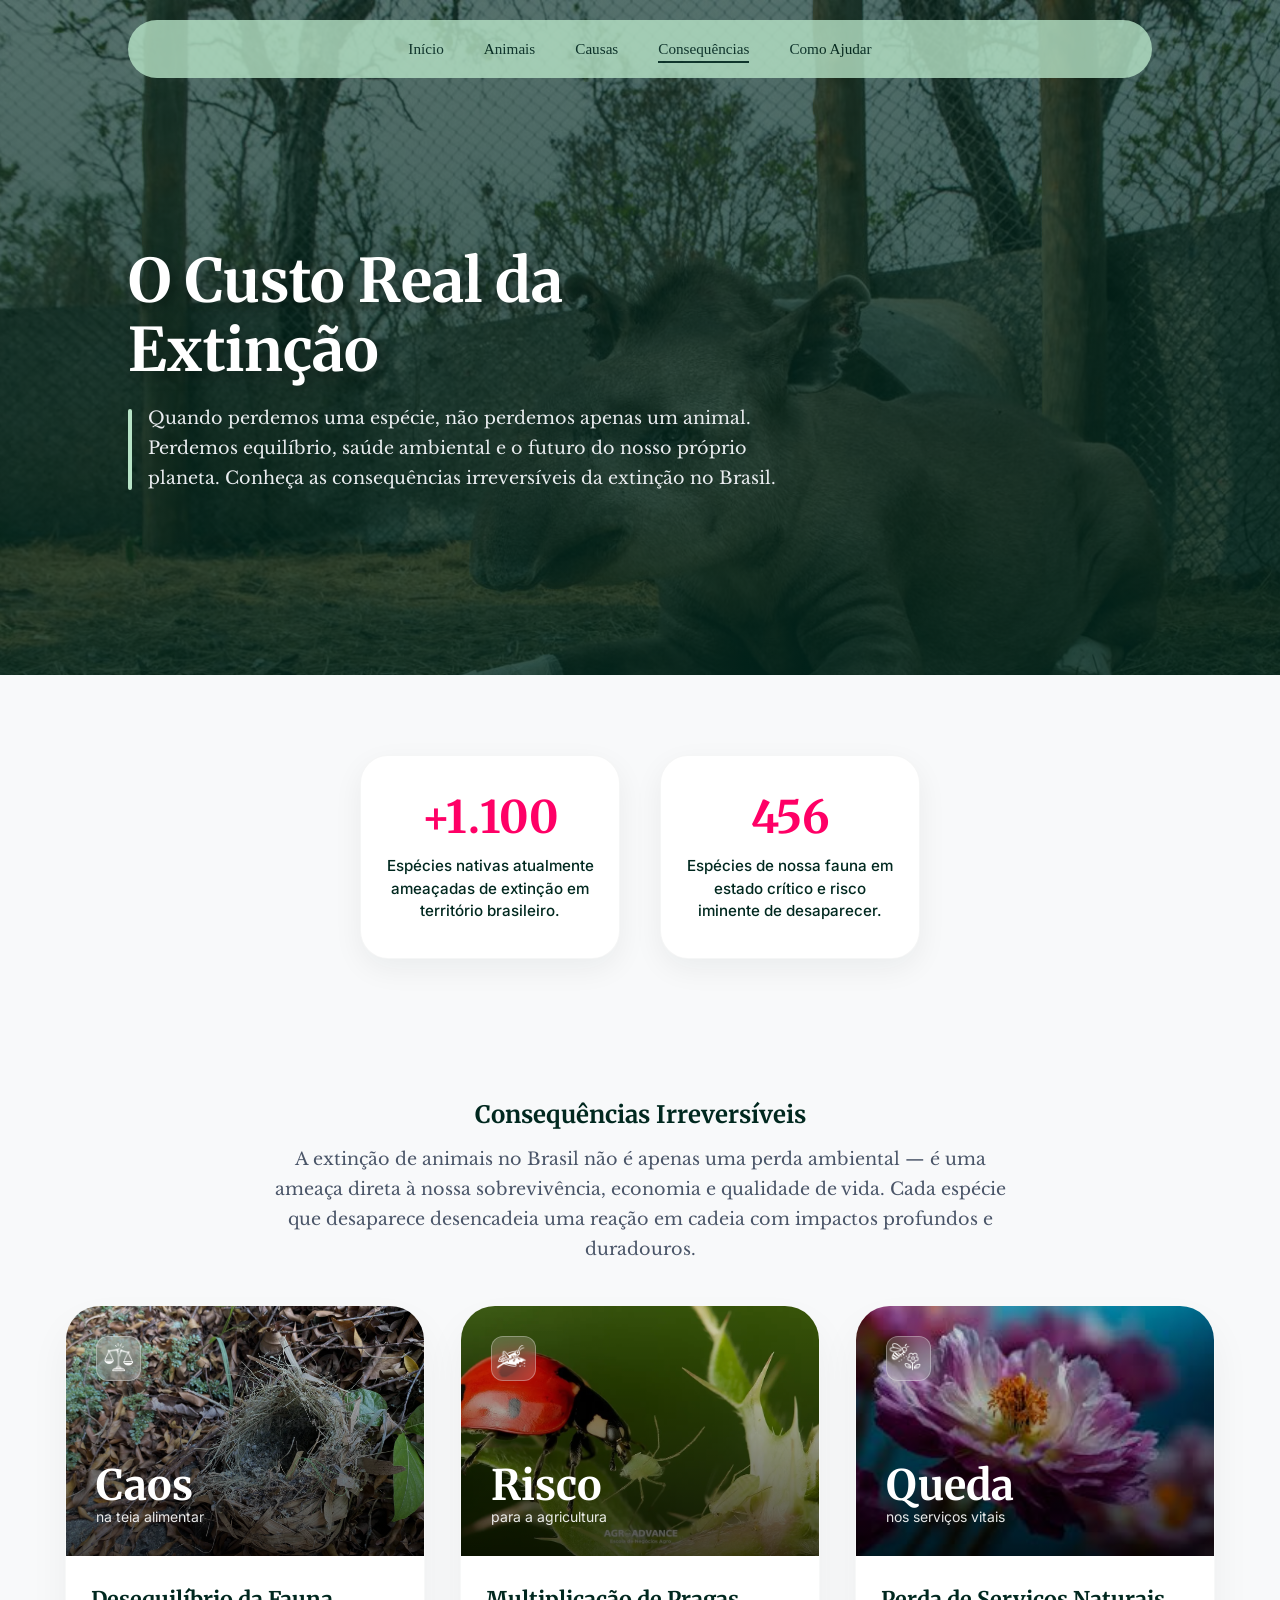
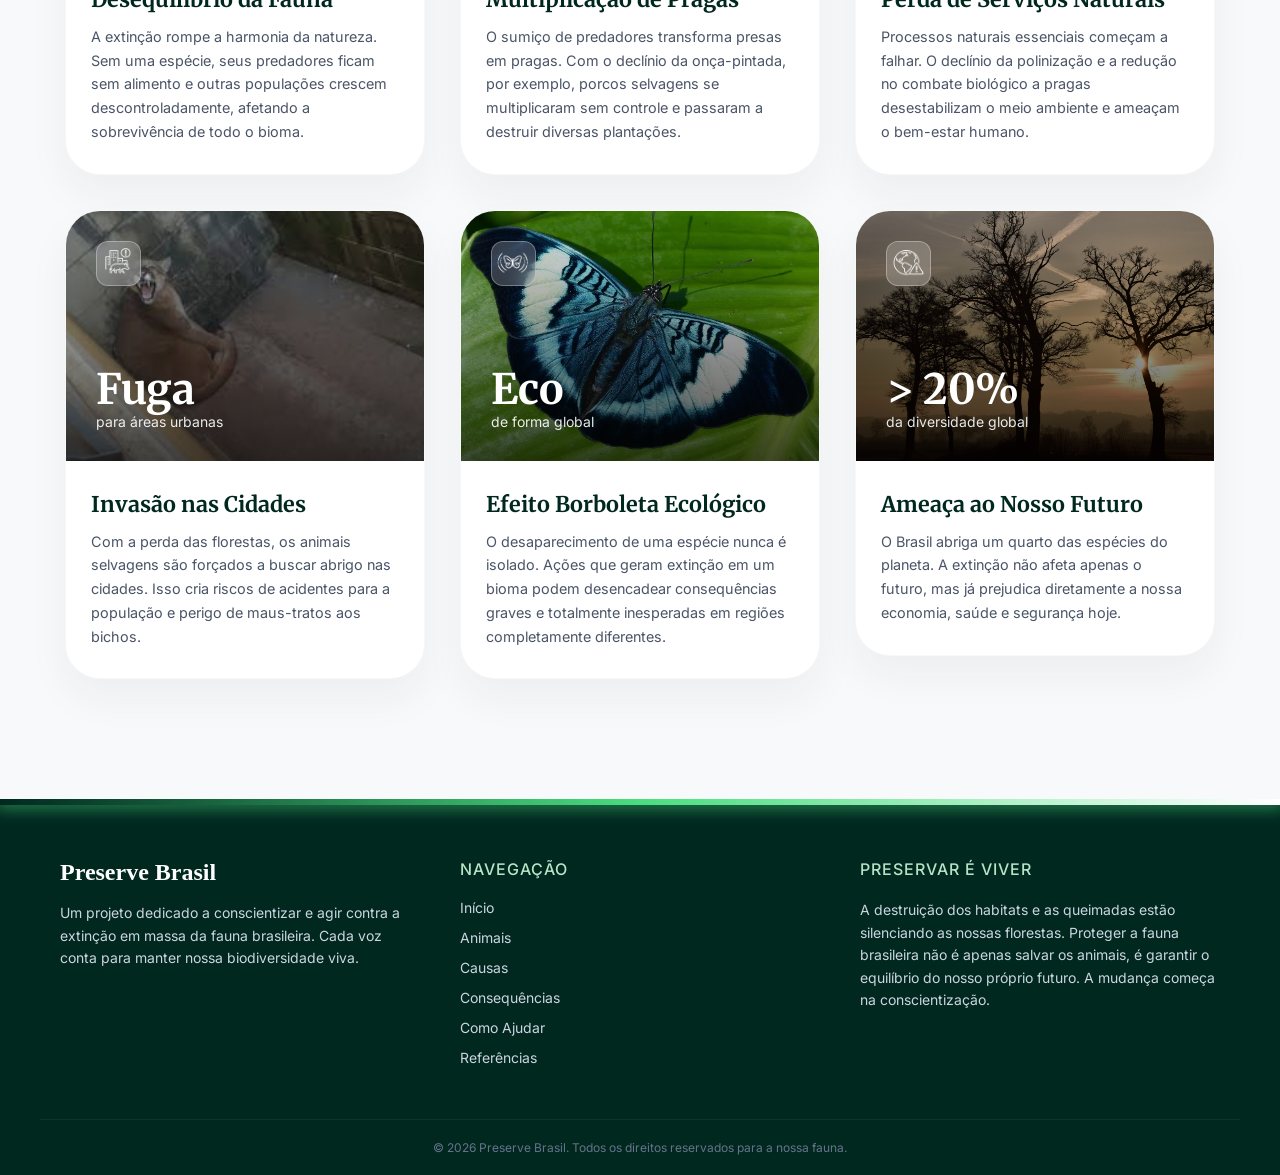
<file: consequencias.html>
<!doctype html>
<html lang="pt-BR">
    <head>
        <meta charset="UTF-8" />
        <meta name="viewport" content="width=device-width, initial-scale=1.0" />
        <title>Consequências — Preserve Brasil</title>
        <link rel="stylesheet" href="./style/style.css" />
        <link rel="stylesheet" href="./style/consequencias.css" />
        <link rel="stylesheet" href="./style/responsivo.css" />
        <link rel="preconnect" href="https://fonts.googleapis.com" />
        <link rel="preconnect" href="https://fonts.gstatic.com" crossorigin />
        <link href="https://fonts.googleapis.com/css2?family=Inter:wght@300;400;500;700;800&family=Libre+Baskerville:ital,wght@0,400;0,700;1,400&family=Merriweather:ital,wght@0,300;0,400;0,700;0,900;1,300&display=swap" rel="stylesheet" />
    </head>
    <body>
        <span class="p-loader">
            <img src="./imagens/intro-tartaruga.png" alt="Carregando..." />
        </span>

        <header>
            <nav>
                <ul>
                    <li><a href="index.html">Início</a></li>
                    <li><a href="animais.html">Animais</a></li>
                    <li><a href="causas.html">Causas</a></li>
                    <li><a href="consequencias.html" class="destaque">Consequências</a></li>
                    <li><a href="comoAjudar.html">Como Ajudar</a></li>
                </ul>
            </nav>
        </header>

        <main class="tudo-consequencias">
            <section class="inicio-consequencia">
                <div class="conteudo-consequencias">
                    <h1>O Custo Real da Extinção</h1>
                    <p>
                        Quando perdemos uma espécie, não perdemos apenas um animal.
                        Perdemos equilíbrio, saúde ambiental e o futuro do nosso
                        próprio planeta. Conheça as consequências irreversíveis da
                        extinção no Brasil.
                    </p>
                </div>
            </section>

            <section class="container-info">
                <div class="info">
                    <span class="numero-destaque">+1.100</span>
                    <p>Espécies nativas atualmente ameaçadas de extinção em território brasileiro.</p>
                </div>
                <div class="info">
                    <span class="numero-destaque">456</span>
                    <p>Espécies de nossa fauna em estado crítico e risco iminente de desaparecer.</p>
                </div>
            </section>

            <section class="introducao-cards">
                <h2>Consequências Irreversíveis</h2>
                <p>
                    A extinção de animais no Brasil não é apenas uma perda ambiental — é uma ameaça 
                    direta à nossa sobrevivência, economia e qualidade de vida. Cada espécie que desaparece 
                    desencadeia uma reação em cadeia com impactos profundos e duradouros.
                </p>
            </section>

            <section class="container-consequencias">
                <div class="card-consequencias">
                    <div class="card-header">
                        <div class="icon-box">
                            <img src="./imagens/cadeia-alimentar-risco.png" alt="Ícone de teia alimentar" />
                        </div>
                        <div class="header-text">
                            <span class="percentage">Caos</span>
                            <span class="subtext">na teia alimentar</span>
                        </div>
                    </div>
                    <div class="card-body">
                        <h3>Desequilíbrio da Fauna</h3>
                        <p>
                            A extinção rompe a harmonia da natureza. Sem uma
                            espécie, seus predadores ficam sem alimento e outras
                            populações crescem descontroladamente, afetando a
                            sobrevivência de todo o bioma.
                        </p>
                    </div>
                </div>

                <div class="card-consequencias">
                    <div class="card-header">
                        <div class="icon-box">
                            <img src="./imagens/risco-agricultura.png" alt="Ícone de agricultura" />
                        </div>
                        <div class="header-text">
                            <span class="percentage">Risco</span>
                            <span class="subtext">para a agricultura</span>
                        </div>
                    </div>
                    <div class="card-body">
                        <h3>Multiplicação de Pragas</h3>
                        <p>
                            O sumiço de predadores transforma presas em pragas.
                            Com o declínio da onça-pintada, por exemplo, porcos
                            selvagens se multiplicaram sem controle e passaram a
                            destruir diversas plantações.
                        </p>
                    </div>
                </div>

                <div class="card-consequencias">
                    <div class="card-header">
                        <div class="icon-box">
                            <img src="./imagens/agente-polinizador-risco.png" alt="Ícone de polinização" />
                        </div>
                        <div class="header-text">
                            <span class="percentage">Queda</span>
                            <span class="subtext">nos serviços vitais</span>
                        </div>
                    </div>
                    <div class="card-body">
                        <h3>Perda de Serviços Naturais</h3>
                        <p>
                            Processos naturais essenciais começam a falhar. O
                            declínio da polinização e a redução no combate
                            biológico a pragas desestabilizam o meio ambiente e
                            ameaçam o bem-estar humano.
                        </p>
                    </div>
                </div>

                <div class="card-consequencias">
                    <div class="card-header">
                        <div class="icon-box">
                            <img src="./imagens/fugaurbana-risco.png" alt="Ícone de área urbana" />
                        </div>
                        <div class="header-text">
                            <span class="percentage">Fuga</span>
                            <span class="subtext">para áreas urbanas</span>
                        </div>
                    </div>
                    <div class="card-body">
                        <h3>Invasão nas Cidades</h3>
                        <p>
                            Com a perda das florestas, os animais selvagens são
                            forçados a buscar abrigo nas cidades. Isso cria
                            riscos de acidentes para a população e perigo de
                            maus-tratos aos bichos.
                        </p>
                    </div>
                </div>

                <div class="card-consequencias">
                    <div class="card-header">
                        <div class="icon-box">
                            <img src="./imagens/efeitoborboleta-risco.png" alt="Ícone do efeito borboleta" />
                        </div>
                        <div class="header-text">
                            <span class="percentage">Eco</span>
                            <span class="subtext">de forma global</span>
                        </div>
                    </div>
                    <div class="card-body">
                        <h3>Efeito Borboleta Ecológico</h3>
                        <p>
                            O desaparecimento de uma espécie nunca é isolado.
                            Ações que geram extinção em um bioma podem
                            desencadear consequências graves e totalmente
                            inesperadas em regiões completamente diferentes.
                        </p>
                    </div>
                </div>

                <div class="card-consequencias">
                    <div class="card-header">
                        <div class="icon-box">
                            <img src="./imagens/risco-global.png" alt="Ícone global" />
                        </div>
                        <div class="header-text">
                            <span class="percentage">&gt; 20%</span>
                            <span class="subtext">da diversidade global</span>
                        </div>
                    </div>
                    <div class="card-body">
                        <h3>Ameaça ao Nosso Futuro</h3>
                        <p>
                            O Brasil abriga um quarto das espécies do planeta. A
                            extinção não afeta apenas o futuro, mas já prejudica
                            diretamente a nossa economia, saúde e segurança
                            hoje.
                        </p>
                    </div>
                </div>
            </section>
        </main>

        <footer class="rodape-site">
            <div class="rodape-container">
                <div class="rodape-col">
                    <h3 class="rodape-titulo">Preserve Brasil</h3>
                    <p class="rodape-texto">
                        Um projeto dedicado a conscientizar e agir contra a extinção em massa da fauna brasileira. Cada voz conta para manter nossa biodiversidade viva.
                    </p>
                </div>

                <div class="rodape-col">
                    <h4 class="rodape-subtitulo">Navegação</h4>
                    <ul>
                        <li><a href="index.html">Início</a></li>
                        <li><a href="animais.html">Animais</a></li>
                        <li><a href="causas.html">Causas</a></li>
                        <li><a href="consequencias.html">Consequências</a></li>
                        <li><a href="comoAjudar.html">Como Ajudar</a></li>
                        <li><a href="referencias.html">Referências</a></li>
                    </ul>
                </div>
                
                <div class="rodape-col">
                    <h4 class="rodape-subtitulo">Preservar é Viver</h4>
                    <p class="rodape-texto">
                        A destruição dos habitats e as queimadas estão silenciando as nossas florestas. 
                        Proteger a fauna brasileira não é apenas salvar os animais, é garantir o equilíbrio 
                        do nosso próprio futuro. A mudança começa na conscientização.
                    </p>
                </div>
            </div>

            <div class="rodape-bottom">
                <p>&copy; 2026 Preserve Brasil. Todos os direitos reservados para a nossa fauna.</p>
            </div>
        </footer>
    </body>
</html>
</file>
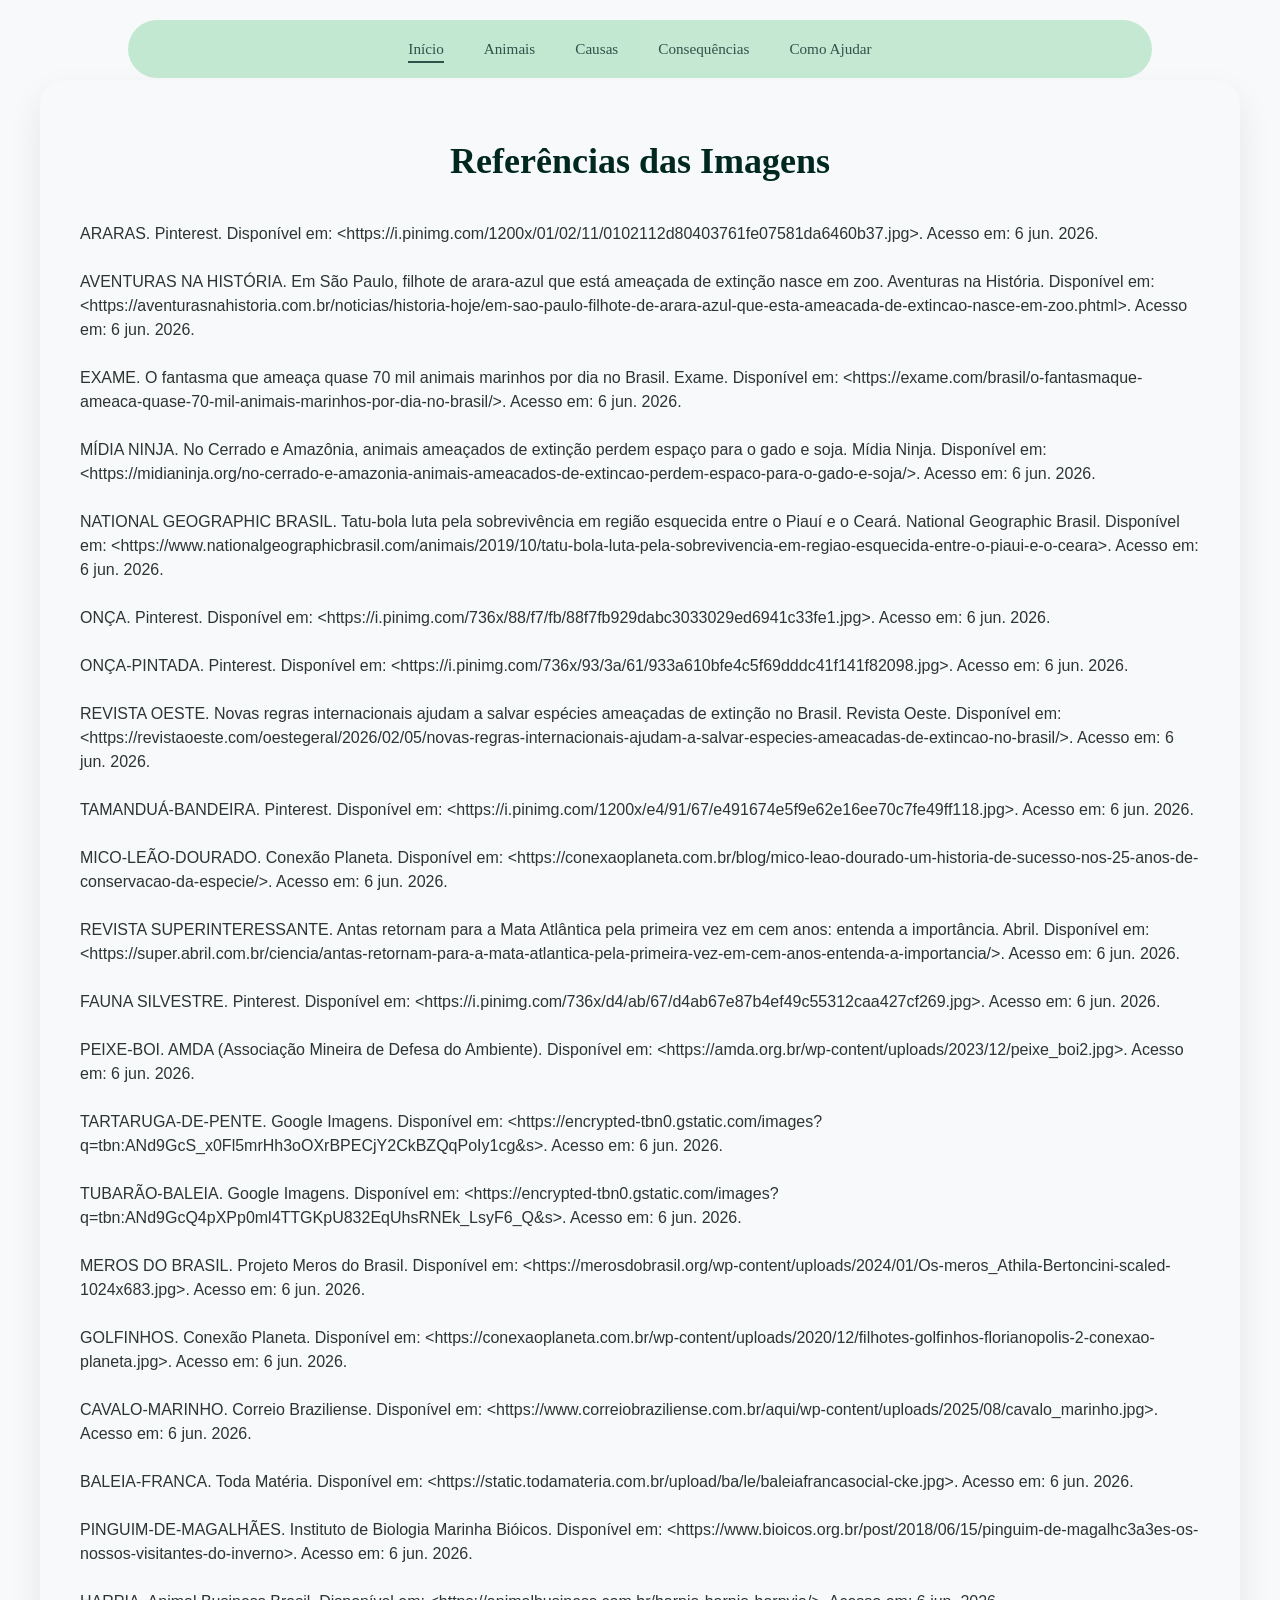
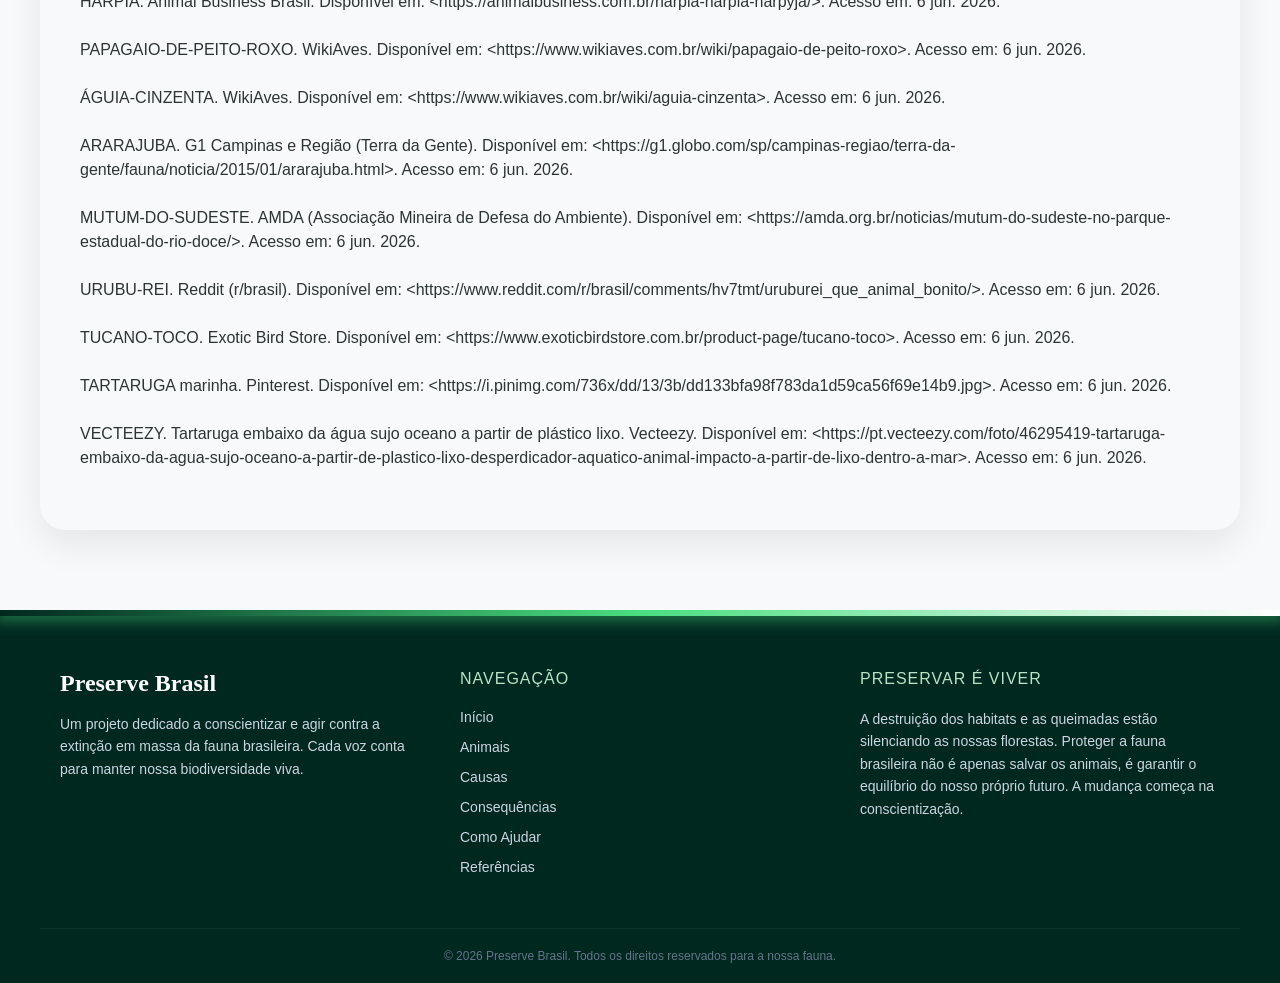
<file: referencias.html>
<!DOCTYPE html>
<html lang="pt-BR">
<head>
    <meta charset="UTF-8">
    <meta name="viewport" content="width=device-width, initial-scale=1.0">
    <title>Referências das Imagens</title>
    <link rel="stylesheet" href="style/style.css">
    <link rel="stylesheet" href="style/responsivo.css">
</head>
<body>
     <span class="p-loader"
            ><img src="./imagens/intro-tartaruga.png" alt=""
        /></span>
    <header>
        <nav>
            <ul>
                <li><a href="index.html" class="destaque">Início</a></li>
                <li><a href="animais.html">Animais</a></li>
                <li><a href="causas.html">Causas</a></li>
                <li><a href="consequencias.html">Consequências</a></li>
                <li><a href="comoAjudar.html">Como Ajudar</a></li>
            </ul>   
        </nav>
    </header>
    <section class="referencias">
    <h2>Referências das Imagens</h2>
    <ul class="lista-referencias">
        <li>ARARAS. Pinterest. Disponível em: &lt;https://i.pinimg.com/1200x/01/02/11/0102112d80403761fe07581da6460b37.jpg&gt;. Acesso em: 6 jun. 2026.</li>
        
        <li>AVENTURAS NA HISTÓRIA. Em São Paulo, filhote de arara-azul que está ameaçada de extinção nasce em zoo. Aventuras na História. Disponível em: &lt;https://aventurasnahistoria.com.br/noticias/historia-hoje/em-sao-paulo-filhote-de-arara-azul-que-esta-ameacada-de-extincao-nasce-em-zoo.phtml&gt;. Acesso em: 6 jun. 2026.</li>
        
        <li>EXAME. O fantasma que ameaça quase 70 mil animais marinhos por dia no Brasil. Exame. Disponível em: &lt;https://exame.com/brasil/o-fantasmaque-ameaca-quase-70-mil-animais-marinhos-por-dia-no-brasil/&gt;. Acesso em: 6 jun. 2026.</li>
        
        <li>MÍDIA NINJA. No Cerrado e Amazônia, animais ameaçados de extinção perdem espaço para o gado e soja. Mídia Ninja. Disponível em: &lt;https://midianinja.org/no-cerrado-e-amazonia-animais-ameacados-de-extincao-perdem-espaco-para-o-gado-e-soja/&gt;. Acesso em: 6 jun. 2026.</li>
        
        <li>NATIONAL GEOGRAPHIC BRASIL. Tatu-bola luta pela sobrevivência em região esquecida entre o Piauí e o Ceará. National Geographic Brasil. Disponível em: &lt;https://www.nationalgeographicbrasil.com/animais/2019/10/tatu-bola-luta-pela-sobrevivencia-em-regiao-esquecida-entre-o-piaui-e-o-ceara&gt;. Acesso em: 6 jun. 2026.</li>
        
        <li>ONÇA. Pinterest. Disponível em: &lt;https://i.pinimg.com/736x/88/f7/fb/88f7fb929dabc3033029ed6941c33fe1.jpg&gt;. Acesso em: 6 jun. 2026.</li>
        
        <li>ONÇA-PINTADA. Pinterest. Disponível em: &lt;https://i.pinimg.com/736x/93/3a/61/933a610bfe4c5f69dddc41f141f82098.jpg&gt;. Acesso em: 6 jun. 2026.</li>
        
        <li>REVISTA OESTE. Novas regras internacionais ajudam a salvar espécies ameaçadas de extinção no Brasil. Revista Oeste. Disponível em: &lt;https://revistaoeste.com/oestegeral/2026/02/05/novas-regras-internacionais-ajudam-a-salvar-especies-ameacadas-de-extincao-no-brasil/&gt;. Acesso em: 6 jun. 2026.</li>
        
        <li>TAMANDUÁ-BANDEIRA. Pinterest. Disponível em: &lt;https://i.pinimg.com/1200x/e4/91/67/e491674e5f9e62e16ee70c7fe49ff118.jpg&gt;. Acesso em: 6 jun. 2026.</li>
        <li>MICO-LEÃO-DOURADO. Conexão Planeta. Disponível em: &lt;https://conexaoplaneta.com.br/blog/mico-leao-dourado-um-historia-de-sucesso-nos-25-anos-de-conservacao-da-especie/&gt;. Acesso em: 6 jun. 2026.</li>

<li>REVISTA SUPERINTERESSANTE. Antas retornam para a Mata Atlântica pela primeira vez em cem anos: entenda a importância. Abril. Disponível em: &lt;https://super.abril.com.br/ciencia/antas-retornam-para-a-mata-atlantica-pela-primeira-vez-em-cem-anos-entenda-a-importancia/&gt;. Acesso em: 6 jun. 2026.</li>

<li>FAUNA SILVESTRE. Pinterest. Disponível em: &lt;https://i.pinimg.com/736x/d4/ab/67/d4ab67e87b4ef49c55312caa427cf269.jpg&gt;. Acesso em: 6 jun. 2026.</li>

<li>PEIXE-BOI. AMDA (Associação Mineira de Defesa do Ambiente). Disponível em: &lt;https://amda.org.br/wp-content/uploads/2023/12/peixe_boi2.jpg&gt;. Acesso em: 6 jun. 2026.</li>

<li>TARTARUGA-DE-PENTE. Google Imagens. Disponível em: &lt;https://encrypted-tbn0.gstatic.com/images?q=tbn:ANd9GcS_x0Fl5mrHh3oOXrBPECjY2CkBZQqPoIy1cg&amp;s&gt;. Acesso em: 6 jun. 2026.</li>

<li>TUBARÃO-BALEIA. Google Imagens. Disponível em: &lt;https://encrypted-tbn0.gstatic.com/images?q=tbn:ANd9GcQ4pXPp0ml4TTGKpU832EqUhsRNEk_LsyF6_Q&amp;s&gt;. Acesso em: 6 jun. 2026.</li>

<li>MEROS DO BRASIL. Projeto Meros do Brasil. Disponível em: &lt;https://merosdobrasil.org/wp-content/uploads/2024/01/Os-meros_Athila-Bertoncini-scaled-1024x683.jpg&gt;. Acesso em: 6 jun. 2026.</li>

<li>GOLFINHOS. Conexão Planeta. Disponível em: &lt;https://conexaoplaneta.com.br/wp-content/uploads/2020/12/filhotes-golfinhos-florianopolis-2-conexao-planeta.jpg&gt;. Acesso em: 6 jun. 2026.</li>

<li>CAVALO-MARINHO. Correio Braziliense. Disponível em: &lt;https://www.correiobraziliense.com.br/aqui/wp-content/uploads/2025/08/cavalo_marinho.jpg&gt;. Acesso em: 6 jun. 2026.</li>

<li>BALEIA-FRANCA. Toda Matéria. Disponível em: &lt;https://static.todamateria.com.br/upload/ba/le/baleiafrancasocial-cke.jpg&gt;. Acesso em: 6 jun. 2026.</li>

<li>PINGUIM-DE-MAGALHÃES. Instituto de Biologia Marinha Bióicos. Disponível em: &lt;https://www.bioicos.org.br/post/2018/06/15/pinguim-de-magalhc3a3es-os-nossos-visitantes-do-inverno&gt;. Acesso em: 6 jun. 2026.</li>
        <li>HARPIA. Animal Business Brasil. Disponível em: &lt;https://animalbusiness.com.br/harpia-harpia-harpyja/&gt;. Acesso em: 6 jun. 2026.</li>

<li>PAPAGAIO-DE-PEITO-ROXO. WikiAves. Disponível em: &lt;https://www.wikiaves.com.br/wiki/papagaio-de-peito-roxo&gt;. Acesso em: 6 jun. 2026.</li>

<li>ÁGUIA-CINZENTA. WikiAves. Disponível em: &lt;https://www.wikiaves.com.br/wiki/aguia-cinzenta&gt;. Acesso em: 6 jun. 2026.</li>

<li>ARARAJUBA. G1 Campinas e Região (Terra da Gente). Disponível em: &lt;https://g1.globo.com/sp/campinas-regiao/terra-da-gente/fauna/noticia/2015/01/ararajuba.html&gt;. Acesso em: 6 jun. 2026.</li>

<li>MUTUM-DO-SUDESTE. AMDA (Associação Mineira de Defesa do Ambiente). Disponível em: &lt;https://amda.org.br/noticias/mutum-do-sudeste-no-parque-estadual-do-rio-doce/&gt;. Acesso em: 6 jun. 2026.</li>

<li>URUBU-REI. Reddit (r/brasil). Disponível em: &lt;https://www.reddit.com/r/brasil/comments/hv7tmt/uruburei_que_animal_bonito/&gt;. Acesso em: 6 jun. 2026.</li>

<li>TUCANO-TOCO. Exotic Bird Store. Disponível em: &lt;https://www.exoticbirdstore.com.br/product-page/tucano-toco&gt;. Acesso em: 6 jun. 2026.</li>
<li>TARTARUGA marinha. Pinterest. Disponível em: &lt;https://i.pinimg.com/736x/dd/13/3b/dd133bfa98f783da1d59ca56f69e14b9.jpg&gt;. Acesso em: 6 jun. 2026.</li>
<li>VECTEEZY. Tartaruga embaixo da água sujo oceano a partir de plástico lixo. Vecteezy. Disponível em: &lt;https://pt.vecteezy.com/foto/46295419-tartaruga-embaixo-da-agua-sujo-oceano-a-partir-de-plastico-lixo-desperdicador-aquatico-animal-impacto-a-partir-de-lixo-dentro-a-mar&gt;. Acesso em: 6 jun. 2026.</li>
    </ul>
</section>
<footer class="rodape-site">
    <div class="rodape-container">
        
        <div class="rodape-col">
            <h3 class="rodape-titulo">Preserve Brasil</h3>
            <p class="rodape-texto">
                Um projeto dedicado a conscientizar e agir contra a extinção em massa da fauna brasileira. Cada voz conta para manter nossa biodiversidade viva.
            </p>
        </div>

        <div class="rodape-col">
            <h4 class="rodape-subtitulo">Navegação</h4>
            <ul>
                <li><a href="index.html">Início</a></li>
                <li><a href="animais.html">Animais</a></li>
                <li><a href="causas.html">Causas</a></li>
                <li><a href="consequencias.html">Consequências</a></li>
                <li><a href="comoAjudar.html">Como Ajudar</a></li>
                <li><a href="referencias.html">Referências</a></li>
            </ul>
        </div>
        
        <div class="rodape-col">
            <h4 class="rodape-subtitulo">Preservar é Viver</h4>
            <p class="rodape-texto">
                A destruição dos habitats e as queimadas estão silenciando as nossas florestas. 
                Proteger a fauna brasileira não é apenas salvar os animais, é garantir o equilíbrio 
                do nosso próprio futuro. A mudança começa na conscientização.
            </p>
        </div>

    </div>

    <div class="rodape-bottom">
        <p>&copy; 2026 Preserve Brasil. Todos os direitos reservados para a nossa fauna.</p>
    </div>
</footer>
</body>
</html>
</file>
<file: style/style.css>
:root {
    --fundo-claro: #f8f9fa;
    --verde-escuro: #01281f;
    --verde-medio: #1b4332;
    --verde-claro: #b7e4c7;
    --caixa-destaque: #b8d8ba;
    --rosa-alerta: rgb(255, 0, 102);
    --laranja-alerta: #f4a261;
    --verde-neon: #4ade80;
    --dourado: #ffd700;
}

* {
    margin: 0;
    padding: 0;
    box-sizing: border-box;
}

html {
    scroll-behavior: smooth;
    background-color: var(--fundo-claro);
}

@keyframes mostrar-direita {
    from {
        opacity: 0;
        transform: translateX(0) scale(0.6);
    }
    to {
        opacity: 1;
        transform: translateX(150px) scale(1);
    }
}

@keyframes mostrar-esquerda {
    from {
        opacity: 0;
        transform: translateX(0) scale(0.6);
    }
    to {
        opacity: 1;
        transform: translateX(-150px) scale(1);
    }
}

@supports (animation-timeline: view()) {
    .desloca-direita,
    .mini-direita {
        animation: mostrar-direita linear both;
        animation-timeline: view();
        animation-range: entry 0% cover 20%;
    }

    .desloca-esquerda,
    .mini-esquerda {
        animation: mostrar-esquerda linear both;
        animation-timeline: view();
        animation-range: entry 0% cover 20%;
    }
}

.desloca-direita,
.mini-direita {
    animation: mostrar-direita linear both;
    animation-timeline: view();
    animation-range: entry 0% cover 20%;
    transform: translateX(100px);
}

.desloca-esquerda,
.mini-esquerda {
    animation: mostrar-esquerda linear both;
    animation-timeline: view();
    animation-range: entry 0% cover 20%;
    transform: translateX(-100px);
}

.invertida {
    flex-direction: row-reverse;
}

/* NAVEGAÇÃO */
@keyframes desceCabecalho {
    from {
        top: -80px;
        opacity: 0;
    }
    to {
        top: 20px;
        opacity: 0.8;
    }
}

header {
    position: fixed;
    top: 20px;
    left: 50%;
    width: 80%;
    display: flex;
    justify-content: center;
    align-items: center;
    padding: 20px;
    z-index: 10;
    background: var(--verde-claro);
    opacity: 0.8;
    border-radius: 30px;
    transform: translateX(-50%);
    animation: desceCabecalho 0.8s ease-out forwards;
}

nav ul {
    display: flex;
    gap: 40px;
    list-style: none;
}

@keyframes flutuaLink {
    0%, 100% { 
        transform: scale(1.08) translateY(0); 
    }
    50% { 
        transform: scale(1.08) translateY(-4px); 
    }
}

nav ul li a {
    text-decoration: none;
    color: var(--verde-escuro);
    font-size: 0.95rem;
    position: relative;
    display: inline-block;
    transition: transform 0.2s ease, opacity 0.2s ease;
}

nav ul li a:hover {
    opacity: 1;
    animation: flutuaLink 1.5s ease-in-out infinite;
}

nav ul li a::after {
    content: "";
    position: absolute;
    left: 0;
    bottom: -5px;
    width: 0;
    height: 2px;
    background-color: currentColor;
    transition: width 0.3s ease;
}

nav ul li a:hover::after {
    width: 100%;
}

.destaque {
    font-weight: 500;
}

.destaque::after {
    width: 100%;
}

/* LOADER */
.p-loader {
    position: fixed;
    top: 0;
    left: 0;
    width: 100vw;
    height: 100vh;
    background-color: var(--fundo-claro);
    display: flex;
    justify-content: center;
    align-items: center;
    z-index: 9999;
    pointer-events: none;
    animation: loader-fade 2s ease-in forwards;
}

.p-loader img {
    width: 250px;
    animation: intro-animal 2s ease-in forwards;
    will-change: transform, opacity;
    transform-origin: center;
}

@keyframes intro-animal {
    0% {
        opacity: 0;
        transform: scale(1.4);
    }
    15% {
        opacity: 1;
    }
    100% {
        opacity: 0;
        transform: scale(0);
    }
}

@keyframes loader-fade {
    0% {
        opacity: 1;
    }
    100% {
        opacity: 0;
        visibility: hidden;
    }
}

/* RODAPÉ */
.rodape-site {
    position: relative;
    background-color: var(--verde-escuro);
    color: #ffffff;
    padding: 60px 0 20px 0;
    margin-top: 0;
    width: 100%;
    overflow: hidden;
}

.rodape-site::before {
    content: "";
    position: absolute;
    top: 0;
    left: 0;
    width: 100%;
    height: 6px;
    background: linear-gradient(90deg, transparent, var(--verde-neon), #ffffff, var(--verde-neon), transparent);
    background-size: 200% 100%;
    box-shadow: 0 0 15px 4px rgba(74, 222, 128, 0.5);
    animation: linhaPassando 3s linear infinite;
}

@keyframes linhaPassando {
    0% {
        background-position: 200% 0;
    }
    100% {
        background-position: -200% 0;
    }
}

.rodape-container {
    max-width: 1200px;
    margin: 0 auto;
    padding: 0 20px;
    display: flex;
    flex-wrap: wrap;
    gap: 40px;
    justify-content: space-between;
    align-items: flex-start;
}

.rodape-col {
    flex: 1;
    min-width: 250px;
}

.rodape-titulo {
    font-family: "Playfair Display", serif;
    font-size: 1.5rem;
    font-weight: 600;
    color: #ffffff;
    margin-bottom: 16px;
    margin-top: 0;
}

.rodape-subtitulo {
    font-family: "Inter", sans-serif;
    font-size: 1rem;
    font-weight: 500;
    text-transform: uppercase;
    letter-spacing: 1px;
    color: var(--verde-claro);
    margin-bottom: 20px;
    margin-top: 0;
}

.rodape-texto {
    font-family: "Inter", sans-serif;
    font-size: 0.875rem;
    line-height: 1.6;
    color: #cbd5e1;
    margin: 0;
}

.rodape-col ul {
    list-style: none !important;
    padding: 0 !important;
    margin: 0 !important;
}

.rodape-col ul li {
    margin-bottom: 12px;
}

.rodape-col ul li a {
    display: inline-block;
    position: relative;
    font-family: "Inter", sans-serif;
    font-size: 0.875rem;
    color: #cbd5e1 !important;
    text-decoration: none !important;
    transition: transform 0.3s ease, color 0.3s ease;
}

.rodape-col ul li a::after {
    content: "";
    position: absolute;
    width: 0;
    height: 2px;
    bottom: -4px;
    left: 0;
    background-color: var(--verde-claro);
    transition: width 0.3s ease;
}

.rodape-col ul li a:hover {
    transform: translateX(8px);
    color: var(--verde-claro) !important;
}

.rodape-col ul li a:hover::after {
    width: 100%;
}

.rodape-col h3 {
    transition: transform 0.3s ease, color 0.3s ease;
}

.rodape-col:hover h3 {
    transform: translateX(5px);
    color: var(--verde-claro);
}

.rodape-bottom {
    max-width: 1200px;
    margin: 40px auto 0 auto;
    padding: 20px 20px 0 20px;
    border-top: 1px solid rgba(255, 255, 255, 0.05);
    text-align: center;
}

.rodape-bottom p {
    font-family: "Inter", sans-serif;
    font-size: 0.75rem;
    color: #64748b;
    margin: 0;
}

@keyframes surgirRodape {
    from {
        opacity: 0;
        transform: translateY(40px);
    }
    to {
        opacity: 1;
        transform: translateY(0);
    }
}

@supports (animation-timeline: view()) {
    .rodape-container {
        animation: surgirRodape linear both;
        animation-timeline: view();
        animation-range: entry 0% cover 25%;
    }
}

.redes-sociais a {
    display: inline-flex;
    justify-content: center;
    align-items: center;
    transition: transform 0.4s cubic-bezier(0.175, 0.885, 0.32, 1.275), background-color 0.3s ease, box-shadow 0.3s ease;
}

.redes-sociais a:hover {
    transform: translateY(-8px) rotate(10deg) scale(1.15);
    background-color: rgba(255, 255, 255, 0.2);
    box-shadow: 0 10px 20px rgba(0, 0, 0, 0.2);
}

@keyframes brilhoLogo {
    0% {
        filter: drop-shadow(0 0 0 rgba(255, 255, 255, 0));
    }
    50% {
        filter: drop-shadow(0 0 12px rgba(255, 255, 255, 0.6));
    }
    100% {
        filter: drop-shadow(0 0 0 rgba(255, 255, 255, 0));
    }
}

.rodape-logo img {
    transition: transform 0.5s cubic-bezier(0.16, 1, 0.3, 1);
}

.rodape-logo img:hover {
    transform: scale(1.08);
    animation: brilhoLogo 2s infinite ease-in-out;
}

/* REFERÊNCIAS */
.referencias {
    max-width: 1200px;
    margin: 80px auto;
    padding: 60px 40px;
    background-color: var(--fundo-claro);
    border-radius: 25px;
    box-shadow: 0 15px 35px rgba(0, 0, 0, 0.08);
    animation: fadeIn 0.8s cubic-bezier(0.16, 1, 0.3, 1) both;
}

.referencias h2 {
    color: var(--verde-escuro);
    font-size: 36px;
    margin-bottom: 40px;
    font-family: "Merriweather", serif;
    text-align: center;
}

.lista-referencias {
    list-style: none;
    display: flex;
    flex-direction: column;
    gap: 24px;
}

.lista-referencias li {
    font-family: "Inter", sans-serif;
    font-size: 1rem;
    color: #2c3531;
    line-height: 1.5;
    text-align: left;
}
</file>
<file: style/index.css>
.inicio {
    padding-top: 140px;
    padding-bottom: 60px;
    position: relative;
    isolation: isolate;
    display: flex;
    flex-direction: column;
    justify-content: center;
    gap: 20px;
    align-items: center;
    background-image: linear-gradient(rgba(1, 40, 31, 0.65), rgba(1, 40, 31, 0.8)), url(../imagens/amazonia.jpg);
    background-size: cover;
    background-position: center;
    min-height: 100vh;
    box-shadow: 0 10px 25px rgba(0, 0, 0, 0.4);
    background-attachment: fixed;
}

.conteudo {
    display: flex;
    flex-direction: column;
    align-items: center;
    gap: 25px;
    color: white;
}

.inicio h1 {
    text-align: center;
    font-family: "Times New Roman", Times, serif;
    font-size: 4rem;
    font-weight: 600;
    margin-bottom: 15px;
    line-height: 1.1;
    text-shadow: 2px 4px 10px rgba(0,0,0,0.5);
    color: white;
}

.inicio p {
    position: relative;
    font-family: "Libre Baskerville", serif;
    font-size: 1.125rem;
    line-height: 1.7;
    color: white;
    max-width: 580px; 
    margin: 0 auto 25px auto;
    padding-left: 25px;
}

.inicio p::before {
    content: "";
    position: absolute;
    left: 0;
    top: 5px;
    width: 4px;
    height: 100%;
    background-color: var(--verde-claro);
    border-radius: 2px;
}

@keyframes flutuar-botao {
    0%, 100% { transform: translateY(0); }
    50% { transform: translateY(12px); }
}

.inicio a {
    margin-top: 20px;
    text-decoration: none;
    padding: 12px 32px;
    border: 2px solid var(--verde-claro);
    border-radius: 30px;
    font-weight: 600;
    font-size: 1rem;
    color: var(--verde-escuro);
    background: rgba(255, 255, 255, 0.25);
    backdrop-filter: blur(3px);
    transition: all 0.3s ease;
    animation: flutuar-botao 2s infinite ease-in-out;
}

.inicio a:hover {
    background-color: var(--verde-claro);
    color: var(--verde-escuro);
    transform: scale(1.05);
    animation-play-state: paused;
}

.informacoes {
    background-color: var(--fundo-claro);
    min-height: 100vh;
    padding: 120px 20px;
    position: relative;
    overflow: hidden;
}

@keyframes brilho-vidro {
    0% { left: -30%; }
    30%, 100% { left: 130%; }
}

.sobre {
    width: 100%;
    padding: 100px 0;
    background-color: var(--fundo-claro);
    display: flex;
    justify-content: center;
    align-items: center;
}

.sobre-container {
    width: 100%;
    max-width: 1200px;
    margin: 0 auto;
    padding: 0 40px;
    display: grid;
    grid-template-columns: 1fr 1fr;
    gap: 60px;
    align-items: center;
}

.sobre-conteudo {
    text-align: left;
}

.sobre-conteudo h2 {
    font-family: "Merriweather", serif;
    color: var(--verde-escuro);
    font-size: 2.8rem;
    font-weight: 700;
    margin-top: 0;
    margin-bottom: 25px;
    line-height: 1.2;
}

.sobre-conteudo p {
    font-family: "Inter", sans-serif;
    color: #4a5568;
    font-size: 1.05rem;
    line-height: 1.75;
    margin-top: 0;
    margin-bottom: 30px;
    font-weight: 400;
}

.btn-sobre {
    display: inline-block;
    padding: 15px 35px;
    background-color: var(--verde-escuro);
    color: #ffffff;
    font-family: "Inter", sans-serif;
    font-size: 1rem;
    font-weight: 600;
    text-decoration: none;
    border-radius: 50px;
    box-shadow: 0 10px 20px rgba(1, 40, 31, 0.15);
    transition: transform 0.3s ease, background-color 0.3s ease, box-shadow 0.3s ease;
    animation: flutuar-botao 2s infinite ease-in-out;
}

.btn-sobre:hover {
    background-color: var(--verde-claro);
    transform: translateY(-3px);
    box-shadow: 0 15px 25px rgba(1, 40, 31, 0.25);
     animation-play-state: paused;
}

.sobre-imagem {
    width: 100%;
    height: 450px;
    border-radius: 30px;
    overflow: hidden;
    box-shadow: 0 20px 40px rgba(1, 40, 31, 0.08);
}

.sobre-imagem img {
    width: 100%;
    height: 100%;
    object-fit: cover;
}
@keyframes desenhar-linha {
    0% { border-color: rgba(27, 67, 50, 0.1); transform: rotate(0deg); }
    50% { border-color: var(--verde-medio); }
    100% { border-color: rgba(27, 67, 50, 0.1); transform: rotate(360deg); }
}

.sobre-figura {
    width: 100%;
    display: flex;
    justify-content: center;
    position: relative;
}

.sobre-figura::before {
    content: "";
    position: absolute;
    width: 100%;
    max-width: 380px; 
    height: 380px;   
    border: 2px solid var(--verde-claro);
    border-radius: 30px;
    top: 15px;
    left: calc(50% - 175px);
    z-index: -1;
    opacity: 0.5;
    transition: transform 0.5s cubic-bezier(0.25, 1, 0.5, 1), border-color 0.5s ease;
}

@keyframes flutuar-imagem {
    0%, 100% { transform: translateY(0); }
    50% { transform: translateY(-10px); }
}

.sobre-figura img {
    width: 100%;
    max-width: 380px;
    height: 380px;
    object-fit: cover;
    border-radius: 30px;
    box-shadow: 0 20px 45px rgba(1, 40, 31, 0.15);
    transition: all 0.6s cubic-bezier(0.25, 1, 0.5, 1);
    animation: flutuar-imagem 5s infinite ease-in-out;
}

.sobre:hover .sobre-figura img {
    transform: scale(1.04) translateY(-5px);
    box-shadow: 0 30px 60px rgba(1, 40, 31, 0.25);
    animation-play-state: paused; 
}

.sobre:hover .sobre-figura::before {
    transform: translate(-15px, -15px); 
    border-color: var(--verde-medio);
    opacity: 0.8;
}

@keyframes pulsar-botao {
    0% {
        box-shadow: 0 4px 15px rgba(27, 67, 50, 0.2), 0 0 0 0 rgba(27, 67, 50, 0.4);
    }
    70% {
        box-shadow: 0 4px 20px rgba(27, 67, 50, 0.2), 0 0 0 10px rgba(27, 67, 50, 0);
    }
    100% {
        box-shadow: 0 4px 15px rgba(27, 67, 50, 0.2), 0 0 0 0 rgba(27, 67, 50, 0);
    }
}

.texto-sobre .botao-causas {
    display: inline-block;
    margin-top: 25px;
    padding: 14px 36px;
    background-color: var(--verde-medio);
    color: #ffffff;
    font-family: "Inter", sans-serif;
    font-size: 1rem;
    font-weight: 600;
    text-decoration: none;
    border-radius: 50px;
    letter-spacing: 0.5px;
    position: relative;
    overflow: hidden;
    z-index: 1;
    transition: transform 0.3s cubic-bezier(0.175, 0.885, 0.32, 1.275), color 0.3s ease;
    animation: pulsar-botao 2.5s infinite ease-in-out;
}

.texto-sobre .botao-causas::before {
    content: "";
    position: absolute;
    top: 0;
    left: 0;
    width: 100%;
    height: 100%;
    background-color: var(--verde-claro);
    transform: scaleX(0);
    transform-origin: right;
    transition: transform 0.4s cubic-bezier(0.77, 0, 0.175, 1);
    z-index: -1;
}

.texto-sobre .botao-causas:hover {
    color: var(--verde-escuro);
    transform: translateY(-4px) scale(1.03);
    animation-play-state: paused;
}

.texto-sobre .botao-causas:hover::before {
    transform: scaleX(1);
    transform-origin: left;
}

.texto-sobre .botao-causas:active {
    transform: translateY(-1px) scale(0.98);
}
</file>
<file: style/responsivo.css>
@media (max-width: 1024px) {
    header {
        width: 95%;
    }

    .sobre {
        padding: 60px 0;
    }

    .sobre-container {
        grid-template-columns: 1fr;
        gap: 40px;
        padding: 0 20px;
    }

    .sobre-conteudo {
        text-align: center;
    }

    .sobre-conteudo h2 {
        font-size: 2.2rem;
        margin-bottom: 20px;
    }

    .sobre-conteudo p {
        font-size: 1rem;
        margin-bottom: 25px;
    }

    .btn-sobre {
        padding: 12px 30px;
        font-size: 0.95rem;
    }

    .sobre-imagem {
        height: 320px;
        border-radius: 20px;
    }

    .informacoes {
        padding: 80px 40px;
    }

    .terrestres,
    .aquaticos,
    .aereos {
        width: 90%;
        margin: 20px auto;
        display: block;
    }

    .container-consequencias {
        gap: 25px;
        padding: 0 30px;
    }

    .card-consequencias {
        width: calc(50% - 25px);
        min-width: 300px;
    }

    .cards-como-ajudar,
    .ongs-container {
        grid-template-columns: repeat(2, 1fr);
        padding: 0 40px;
    }

    /* FORÇANDO O FLEXBOX PARA O CARD DO ANIMAL PRINCIPAL */
    .animal-principal {
        display: flex !important;
        flex-direction: column !important;
        text-align: center;
        gap: 40px;
    }

    .texto-animal ul {
        text-align: left;
    }
}

@media (max-width: 768px) {
    header {
        top: 0;
        width: 100%;
        border-radius: 0;
        padding: 15px;
    }

    nav ul {
        gap: 15px;
        flex-wrap: wrap;
        justify-content: center;
    }

    nav ul li a {
        font-size: 0.8rem;
    }

    .inicio h1 {
        font-size: 2.5rem;
    }

    .inicio p {
        font-size: 0.875rem;
        max-width: 90%;
    }

    /* GARANTINDO QUE OS HEROS SE COMPORTEM COMO FLEXBOX COLUNA NO MOBILE */
    .inicio-causas,
    .inicio-consequencia,
    .inicio-ajuda,
    .inicio-animais,
    .hero-animal,
    .hero-terrestre,
    .hero-aquatico,
    .hero-aereo {
        display: flex !important;
        flex-direction: column !important;
        padding: 140px 20px 40px 20px !important;
        align-items: center !important;
        justify-content: center !important;
        min-height: auto;
        height: auto;
        text-align: center;
    }

    .conteudo-causas,
    .conteudo-consequencias,
    .conteudo-ajuda,
    .conteudo-animais {
        max-width: 100%;
        text-align: center !important;
        display: flex;
        flex-direction: column;
        align-items: center;
        margin-left: 0;
        padding: 0 20px;
    }

    .conteudo-causas h1,
    .conteudo-consequencias h1,
    .conteudo-ajuda h1,
    .conteudo-animais h1 {
        margin-left: 0;
        text-align: center !important;
        font-size: 2.25rem !important;
    }

    .conteudo-causas p,
    .conteudo-consequencias p,
    .conteudo-ajuda p,
    .conteudo-animais p {
        margin-left: 0;
        text-align: center !important;
        padding-left: 0 !important;
    }

    .conteudo-consequencias p::before,
    .conteudo-animais p::before {
        display: none;
    }

    /* AJUSTANDO OS QUADROS DE ESTIMATIVAS (35%, 21%...) */
    .container-info {
        display: flex !important;
        flex-direction: column !important;
        gap: 20px;
        padding: 40px 20px;
        align-items: center;
    }

    .info {
        width: 100%;
        max-width: 340px;
        padding: 25px 20px;
    }

    .introducao-cards {
        padding: 40px 20px 10px;
    }

    .introducao-cards h2 {
        font-size: 1.8rem;
    }

    .introducao-cards p {
        font-size: 0.95rem;
    }

    .container-consequencias {
        margin: 30px auto 60px auto;
        gap: 20px;
        flex-direction: column;
        align-items: center;
        padding: 0 20px;
    }

    .card-consequencias {
        width: 100%;
        max-width: 400px;
    }

    .pagina-causas {
        flex-direction: column !important;
        padding: 40px 20px !important;
        gap: 30px !important;
        width: 100% !important;
        max-width: 100% !important;
        transform: none !important;
    }

    .invertida {
        flex-direction: column !important;
    }

    .desloca-esquerda,
    .desloca-direita,
    .mini-esquerda,
    .mini-direita,
    .conteudo-principais,
    .imagem-causas {
        transform: none !important;
        left: unset !important;
        right: unset !important;
        width: 100% !important;
        max-width: 100% !important;
    }

    .pagina-causas img,
    .imagem-causas img {
        height: auto !important;
        width: 100% !important;
        max-width: 100% !important;
        object-fit: cover;
        border-radius: 20px;
    }

    .conteudo-principais {
        max-width: 100% !important;
        text-align: center !important;
        padding: 0 !important;
    }

    .secao-organizacoes {
        padding: 60px 20px;
    }

    .container-acoes,
    .cards-como-ajudar,
    .ongs-container {
        grid-template-columns: 1fr;
        padding: 0 20px;
    }

    .rodape-container {
        display: flex !important;
        flex-direction: column !important;
        gap: 30px;
    }

    .rodape-col {
        min-width: unset;
        width: 100%;
    }

    .animal-principal img {
        width: 100%;
        height: auto;
        max-width: 350px;
        margin: 0 auto;
    }

    .texto-animal h2 {
        font-size: 2.5rem;
    }

    /* AJUSTES DO GRÁFICO DE BARRAS */
    .estatisticas {
        padding: 40px 20px;
    }

    .estatisticas h2 {
        font-size: 1.8rem;
        margin-bottom: 20px;
    }

    .subtitulo-grafico {
        margin-bottom: 30px;
    }

    .grafico {
        width: 100%;
        padding: 0;
    }

    .barra-item span {
        font-size: 0.9rem;
        line-height: 1.4;
    }

    /* TABELA RESPONSIVA */
    .tabela-animais {
        padding: 40px 15px;
    }

    .tabela-animais h2 {
        font-size: 1.8rem;
        margin-bottom: 20px;
    }

    .container-tabela {
        width: 100%;
        overflow-x: auto;
        -webkit-overflow-scrolling: touch;
        border-radius: 20px;
        margin: 10px 0;
    }

    table {
        width: 100%;
        min-width: 580px;
        border-collapse: collapse;
    }

    th,
    td {
        padding: 12px 10px;
        font-size: 0.85rem;
        white-space: nowrap;
    }

    td img {
        width: 55px;
        height: 55px;
    }

    /* BOTÕES DE NAVEGAÇÃO SUPERIORES */
    .botoes-navegacao {
        display: flex !important;
        flex-direction: column !important;
        gap: 10px;
        padding: 20px;
        width: 100%;
    }

    .btn-nav {
        width: 100%;
        text-align: center;
        box-sizing: border-box;
    }

    /* BOTÃO "VER MAIS ANIMAIS" CENTRADO */
    .container-botao {
        display: flex !important;
        justify-content: center !important;
        padding: 20px;
        width: 100%;
    }

    .btn-animais {
        width: 100%;
        max-width: 300px;
        text-align: center;
    }

    .referencias {
        width: 90%;
        margin: 40px auto;
        padding: 40px 20px;
    }

    .referencias h2 {
        font-size: 2.2rem;
        margin-bottom: 25px;
    }

    .lista-referencias {
        gap: 15px;
    }

    .lista-referencias li {
        font-size: 0.9rem;
        overflow-wrap: break-word;
        word-wrap: break-word;
    }
}

@media (max-width: 480px) {
    .inicio h1,
    .conteudo-consequencias h1,
    .conteudo-causas h1,
    .conteudo-ajuda h1,
    .conteudo-animais h1 {
        font-size: 1.85rem !important;
    }

    .texto-sobre h1,
    h1 {
        font-size: 2rem;
    }

    nav ul {
        flex-wrap: wrap;
        justify-content: center;
        gap: 10px;
    }

    .card-consequencias {
        width: 100%;
    }

    .acao-card,
    .ajuda-card,
    .ong-card {
        padding: 24px 20px;
    }

    .texto-animal h2 {
        font-size: 2rem;
    }

    .animal-principal {
        padding: 40px 20px;
    }

    .referencias h2 {
        font-size: 1.8rem;
    }
}
</file>
<file: style/animais.css>
:root {
    --fundo-claro: #f8f9fa;
    --verde-escuro: #01281f;
    --verde-medio: #1b4332;
    --verde-claro: #b7e4c7;
    --caixa-destaque: #b8d8ba;
    --rosa-alerta: rgb(255, 0, 102);
}

* {
    margin: 0;
    padding: 0;
    box-sizing: border-box;
}

html {
    scroll-behavior: smooth;
}

@keyframes descerCabecalho {
    from { 
        top: -100px; 
        opacity: 0; 
    }
    to { 
        top: 20px; 
        opacity: 0.8; 
    }
}

@keyframes subindoElemento {
    from { 
        opacity: 0; 
        transform: translateY(40px); 
    }
    to { 
        opacity: 1; 
        transform: translateY(0); 
    }
}

@keyframes deslizarLinhaTabela {
    from { 
        opacity: 0; 
        transform: translateX(-30px); 
    }
    to { 
        opacity: 1; 
        transform: translateX(0); 
    }
}

@keyframes fadeIn {
    from { 
        opacity: 0; 
        transform: translateY(20px); 
    }
    to { 
        opacity: 1; 
        transform: translateY(0); 
    }
}

@keyframes flutuar {
    0%, 
    100% { 
        transform: translateY(0px); 
    }
    50% { 
        transform: translateY(-12px); 
    }
}

@keyframes encherBarra {
    from { 
        width: 0; 
        opacity: 0; 
    }
    to { 
        opacity: 1; 
    }
}

@keyframes pulsar-botao-geral {
    0% { 
        box-shadow: 0 4px 15px rgba(1, 40, 31, 0.15), 0 0 0 0 rgba(27, 67, 50, 0.3); 
    }
    70% { 
        box-shadow: 0 4px 20px rgba(1, 40, 31, 0.15), 0 0 0 10px rgba(27, 67, 50, 0); 
    }
    100% { 
        box-shadow: 0 4px 15px rgba(1, 40, 31, 0.15), 0 0 0 0 rgba(27, 67, 50, 0); 
    }
}

@keyframes pulsacaoFluida {
    0% {
        -webkit-mask-position: 100% 0;
        mask-position: 100% 0;
    }
    100% {
        -webkit-mask-position: 0% 0;
        mask-position: 0% 0;
    }
}

@keyframes pulsoStatus{
    0%{
        opacity:1;
        text-shadow: 0 0 0px transparent;
    }
    100%{
        opacity:0.6;
        text-shadow: 0 0 10px currentColor;
    }
}

header {
    position: fixed;
    top: 20px;
    left: 50%;
    width: 80%;
    display: flex;
    justify-content: center;
    align-items: center;
    padding: 20px;
    z-index: 10;
    background: var(--verde-claro);
    opacity: 0.8;
    border-radius: 30px;
    transform: translate(-50%);
    animation: descerCabecalho 1s cubic-bezier(0.16, 1, 0.3, 1) forwards;
}

nav ul {
    display: flex;
    gap: 40px;
    list-style: none;
}

nav ul li a {
    text-decoration: none;
    color: var(--verde-escuro);
    font-size: 0.95rem;
    position: relative;
    display: inline-block;
    transition: transform 0.2s ease, opacity 0.2s ease;
}

nav ul li a:hover {
    transform: scale(1.08);
    opacity: 0.8;
}

nav ul li a::after {
    content: "";
    position: absolute;
    left: 0;
    bottom: -5px;
    width: 0;
    height: 2px;
    background-color: currentColor;
    transition: width 0.3s ease;
}

nav ul li a:hover::after {
    width: 100%;
}

.destaque { 
    font-weight: 500; 
}

.destaque::after { 
    width: 100%; 
}

.hero-animal {
    height: 75vh;
    display: flex;
    align-items: center;
    background-size: cover;
    background-position: center;
    background-repeat: no-repeat;
    box-shadow: 0 10px 25px rgba(0,0,0,.25);
    animation: fadeIn 1.2s cubic-bezier(0.16, 1, 0.3, 1) both;
}

.hero-terrestre { 
    background-image: linear-gradient(rgba(0,0,0,.45),rgba(0,0,0,.45)), url("../imagens/terrestres/tatu-bola.jpg"); 
}

.hero-aquatico { 
    background-image: linear-gradient(rgba(0,0,0,.45),rgba(0,0,0,.45)), url("../imagens/aquaticos/tartaruga-no-lixo.png"); 
}

.hero-aereo { 
    background-image: linear-gradient(rgba(0,0,0,.45),rgba(0,0,0,.45)), url("../imagens/aereos/aves-ameaçadas.jpg"); 
}

.conteudo-animais {
    margin-left: 90px;
    max-width: 750px;
    animation: subindoElemento 1s ease-out forwards;
    animation-delay: 0.3s;
    opacity: 0;
}

.conteudo-animais h1 {
    color: white;
    font-size: 75px;
    margin-bottom: 25px;
    font-family: "Merriweather", serif;
}

.conteudo-animais p {
    color: white;
    line-height: 1.8;
    font-size: 20px;
    border-left: 4px solid var(--verde-claro);
    padding-left: 20px;
}

.container-info {
    display: flex;
    justify-content: center;
    flex-wrap: wrap;
    gap: 40px;
    padding: 80px 20px 40px 20px;
    background-color: var(--fundo-claro);
}

.info {
    text-decoration: none;
    width: 230px;
    text-align: center;
    background: white;
    padding: 30px;
    border-radius: 25px;
    box-shadow: 0 15px 35px rgba(1, 40, 31, 0.05);
    border: 1px solid rgba(1, 40, 31, 0.03);
    transition: transform 0.4s cubic-bezier(0.175, 0.885, 0.32, 1.275), box-shadow 0.4s ease;
    opacity: 0;
    animation: subindoElemento 0.8s cubic-bezier(0.16, 1, 0.3, 1) forwards;
}

.info:nth-child(1) { 
    animation-delay: 0.2s; 
}

.info:nth-child(2) { 
    animation-delay: 0.4s; 
}

.info:nth-child(3) { 
    animation-delay: 0.6s; 
}

.info:nth-child(4) { 
    animation-delay: 0.8s; 
}

.info:hover {
    transform: translateY(-10px) scale(1.03);
    box-shadow: 0 25px 50px rgba(1, 40, 31, 0.12);
}

.info h1 {
    color: var(--rosa-alerta);
    font-size: 42px;
    margin-bottom: 10px;
    font-family: "Merriweather", serif;
    font-weight: 700;
}

.info p {
    color: var(--verde-escuro);
    font-family: "Inter", sans-serif;
    font-size: 0.95rem;
    line-height: 1.5;
    font-weight: 500;
}

.animal-principal {
    max-width: 1200px;
    margin: auto;
    display: flex;
    align-items: center;
    gap: 60px;
    padding: 60px 40px;
    animation: fadeIn 0.8s cubic-bezier(0.16, 1, 0.3, 1) both;
}

.animal-principal img {
    width: 420px;
    height: 420px;
    object-fit: cover;
    border-radius: 30px;
    box-shadow: 0 15px 35px rgba(0,0,0,.15);
    animation: flutuar 4s infinite ease-in-out;

    filter: grayscale(100%) brightness(60%) contrast(110%);
    transition: filter 0.6s ease-in-out;
}

.animal-principal img:hover {
    filter: grayscale(0%) brightness(100%) contrast(100%);
}@media (max-width: 1024px) {
    header {
        width: 95%;
    }

    .sobre {
        flex-direction: column;
        padding: 40px;
        gap: 40px;
    }

    .texto-sobre,
    .sobre-figura {
        width: 100%;
    }

    .informacoes {
        padding: 80px 40px;
    }

    .terrestres,
    .aquaticos,
    .aereos {
        width: 90%;
        margin: 20px auto;
        display: block;
    }

    .container-consequencias {
        gap: 25px;
        padding: 0 30px;
    }

    .card-consequencias {
        width: calc(50% - 25px);
        min-width: 300px;
    }

    .cards-como-ajudar,
    .ongs-container {
        grid-template-columns: repeat(2, 1fr);
        padding: 0 40px;
    }

    .animal-principal {
        flex-direction: column;
        text-align: center;
        gap: 40px;
    }

    .texto-animal ul {
        text-align: left;
    }
}

@media (max-width: 768px) {
    header {
        top: 0;
        width: 100%;
        border-radius: 0;
        padding: 15px;
    }

    nav ul {
        gap: 15px;
        flex-wrap: wrap;
        justify-content: center;
    }

    nav ul li a {
        font-size: 0.8rem;
    }

    .inicio h1 {
        font-size: 2.5rem;
    }

    .inicio p {
        font-size: 0.875rem;
        max-width: 90%;
    }

    .inicio-causas,
    .inicio-consequencia,
    .inicio-ajuda {
        padding: 140px 20px 40px 20px !important;
        align-items: center !important;
        justify-content: center !important;
        min-height: auto;
        height: auto;
        text-align: center;
    }

    .conteudo-causas,
    .conteudo-consequencias,
    .conteudo-ajuda {
        max-width: 100%;
        text-align: center !important;
        display: flex;
        flex-direction: column;
        align-items: center;
    }

    .conteudo-causas h1,
    .conteudo-consequencias h1,
    .conteudo-ajuda h1 {
        margin-left: 0;
        text-align: center !important;
        font-size: 2.25rem !important;
    }

    .conteudo-causas p,
    .conteudo-consequencias p,
    .conteudo-ajuda p {
        margin-left: 0;
        text-align: center !important;
        padding-left: 0 !important;
    }

    .conteudo-consequencias p::before {
        display: none;
    }

    .container-info {
        gap: 20px;
        padding: 40px 20px;
        flex-direction: column;
        align-items: center;
    }

    .info {
        width: 100%;
        max-width: 340px;
        padding: 25px 20px;
    }

    .introducao-cards {
        padding: 40px 20px 10px;
    }

    .introducao-cards h2 {
        font-size: 1.8rem;
    }

    .introducao-cards p {
        font-size: 0.95rem;
    }

    .container-consequencias {
        margin: 30px auto 60px auto;
        gap: 20px;
        flex-direction: column;
        align-items: center;
        padding: 0 20px;
    }

    .card-consequencias {
        width: 100%;
        max-width: 400px;
    }

    .pagina-causas {
        flex-direction: column;
        padding: 20px;
        gap: 20px;
        width: 90%;
    }

    .invertida {
        flex-direction: column;
    }

    .desloca-esquerda,
    .desloca-direita,
    .mini-esquerda,
    .mini-direita {
        transform: none;
    }

    .pagina-causas img {
        height: auto;
        width: 100%;
        max-width: 100%;
    }

    .conteudo-principais {
        max-width: 100%;
        text-align: center;
    }

    .secao-organizacoes {
        padding: 60px 20px;
    }

    .container-acoes,
    .cards-como-ajudar,
    .ongs-container {
        grid-template-columns: 1fr;
        padding: 0 20px;
    }

    .rodape-container {
        flex-direction: column;
        gap: 30px;
    }

    .rodape-col {
        min-width: unset;
        width: 100%;
    }

    .conteudo-animais {
        margin-left: 0;
        padding: 0 20px;
        text-align: center;
        display: flex;
        flex-direction: column;
        align-items: center;
    }

    .conteudo-animais h1 {
        font-size: 3rem;
    }

    .conteudo-animais p {
        border-left: none;
        border-bottom: 4px solid var(--verde-claro);
        padding-left: 0;
        padding-bottom: 15px;
    }

    .animal-principal img {
        width: 100%;
        height: auto;
        max-width: 350px;
    }

    .texto-animal h2 {
        font-size: 2.5rem;
    }

    .estatisticas, 
    .tabela-animais {
        padding: 60px 20px;
    }

    .estatisticas h2, 
    .tabela-animais h2 {
        font-size: 2.2rem;
        margin-bottom: 30px;
    }

    .subtitulo-grafico {
        margin-bottom: 40px;
    }

    .botoes-navegacao {
        flex-direction: column;
        padding: 30px 20px;
        width: 100%;
    }

    .btn-nav {
        width: 100%;
        text-align: center;
    }
}

@media (max-width: 480px) {
    .inicio h1,
    .conteudo-consequencias h1,
    .conteudo-causas h1,
    .conteudo-ajuda h1 {
        font-size: 1.85rem !important;
    }

    .texto-sobre h1,
    h1 {
        font-size: 2rem;
    }

    nav ul {
        flex-wrap: wrap;
        justify-content: center;
        gap: 10px;
    }

    .card-consequencias {
        width: 100%;
    }

    .acao-card,
    .ajuda-card,
    .ong-card {
        padding: 24px 20px;
    }

    .conteudo-animais h1 {
        font-size: 2.2rem;
    }

    .texto-animal h2 {
        font-size: 2rem;
    }

    .animal-principal {
        padding: 40px 20px;
    }
}

.texto-animal { 
    flex: 1; 
}

.texto-animal h2 {
    font-size: 50px;
    margin-bottom: 25px;
    color: var(--verde-escuro);
    font-family: "Merriweather", serif;
}

.texto-animal p {
    font-size: 18px;
    line-height: 1.9;
    margin-bottom: 25px;
    color: #2c3531;
}

.texto-animal ul { 
    list-style: none; 
}

.texto-animal li {
    margin-bottom: 12px;
    background: rgba(183,228,199,.3);
    padding: 12px 18px;
    border-radius: 12px;
    font-family: "Inter", sans-serif;
    font-size: 0.95rem;
    color: var(--verde-escuro);
    border-left: 3px solid var(--verde-medio);
    transition: transform 0.3s ease;
}

.texto-animal li:hover {
    transform: translateX(10px);
}

.container-botao {
    display: flex;
    justify-content: center;
    margin: 40px 0 100px;
}

.btn-animais {
    display: inline-block;
    text-decoration: none;
    padding: 16px 40px;
    border: 2px solid var(--verde-medio);
    border-radius: 40px;
    color: var(--verde-medio);
    font-family: "Inter", sans-serif;
    font-weight: 600;
    font-size: 0.95rem;
    background: transparent;
    position: relative;
    overflow: hidden;
    z-index: 1;
    transition: transform 0.3s cubic-bezier(0.175, 0.885, 0.32, 1.275), color 0.3s ease;
    animation: pulsar-botao-geral 2.5s infinite ease-in-out;
}

.btn-animais::before, 
.btn-nav::before {
    content: "";
    position: absolute;
    top: 0;
    left: 0;
    width: 100%;
    height: 100%;
    background-color: var(--verde-medio);
    transform: scaleX(0);
    transform-origin: right;
    transition: transform 0.4s cubic-bezier(0.77, 0, 0.175, 1);
    z-index: -1;
}

.btn-animais:hover, 
.btn-nav:hover {
    color: white;
    transform: translateY(-4px) scale(1.02);
    animation-play-state: paused;
}

.btn-animais:hover::before, 
.btn-nav:hover::before {
    transform: scaleX(1);
    transform-origin: left;
}

.botoes-navegacao {
    display: flex;
    justify-content: center;
    gap: 20px;
    padding: 40px 20px;
    background-color: var(--fundo-claro);
    border-bottom: 1px solid rgba(27, 67, 50, 0.05);
}

.btn-nav {
    display: inline-block;
    text-decoration: none;
    padding: 14px 30px;
    border: 2px solid var(--verde-medio);
    border-radius: 30px;
    color: var(--verde-medio);
    font-family: "Inter", sans-serif;
    font-weight: 600;
    font-size: 0.9rem;
    background: white;
    position: relative;
    overflow: hidden;
    z-index: 1;
    transition: transform 0.3s cubic-bezier(0.175, 0.885, 0.32, 1.275), color 0.3s ease, background-color 0.3s ease;
    box-shadow: 0 4px 15px rgba(0, 0, 0, 0.05);
}

.btn-nav:hover { 
    box-shadow: 0 8px 20px rgba(27, 67, 50, 0.15); 
}

.btn-nav:active, 
.btn-animais:active { 
    transform: translateY(-1px) scale(0.98); 
}

.estatisticas {
    padding: 120px 40px;
    background: var(--verde-escuro);
    animation: fadeIn 0.8s cubic-bezier(0.16, 1, 0.3, 1) both;
}

.estatisticas h2 {
    text-align: center;
    color: white;
    font-size: 46px;
    margin-bottom: 15px;
    font-family: "Merriweather", serif;
}

.subtitulo-grafico {
    text-align: center;
    color: white;
    opacity: .8;
    margin-bottom: 60px;
    font-family: "Libre Baskerville", serif;
}

.grafico {
    max-width: 1000px;
    margin: auto;
}

.barra-item { 
    margin-bottom: 35px; 
}

.barra-item span {
    display: block;
    color: white;
    margin-bottom: 12px;
    font-size: 18px;
    font-family: "Inter", sans-serif;
    opacity: 0;
    animation: fadeIn 0.6s ease-out forwards;
}

.barra {
    width: 100%;
    height: 28px;
    background: rgba(255, 255, 255, .15);
    border-radius: 30px;
    overflow: hidden;
    position: relative;
    box-shadow: inset 0 2px 6px rgba(0,0,0,0.15);
}

.preenchimento {
    height: 100%;
    border-radius: 30px 30px;
    width: 0;
    --webkit-mask-image: linear-gradient(to right, black 70%, transparent 100%);
    mask-image: linear-gradient(to right, black 70%, transparent 100%);
    
    -webkit-mask-size: 150% 100%;
    mask-size: 150% 100%;
    
    -webkit-mask-position: 100% 0;
    mask-position: 100% 0;
    
    animation: encherBarra 1.5s cubic-bezier(0.16, 1, 0.3, 1) forwards,
               pulsacaoFluida 3s ease-in-out 1.5s infinite alternate;
}

.barra-item:nth-child(1) span { 
    animation-delay: 0.2s; 
}

.barra-item:nth-child(1) .preenchimento { 
    animation-delay: 0.2s; 
}

.barra-item:nth-child(2) span { 
    animation-delay: 0.5s; 
}

.barra-item:nth-child(2) .preenchimento { 
    animation-delay: 0.5s; 
}

.barra-item:nth-child(3) span { 
    animation-delay: 0.8s; 
}

.barra-item:nth-child(3) .preenchimento { 
    animation-delay: 0.8s; 
}

.barra-item:nth-child(4) span { 
    animation-delay: 1.1s; 
}

.barra-item:nth-child(4) .preenchimento { 
    animation-delay: 1.1s; 
}

.barra-item:nth-child(5) span { 
    animation-delay: 1.4s; 
}

.barra-item:nth-child(5) .preenchimento { 
    animation-delay: 1.4s; 
}

.mata { 
    width: 24.1%; 
    background: #52b788; 
}

.pampa { 
    width: 13.7%; 
    background: #74c69d; 
}

.mamiferos { 
    width: 13.3%; 
    background: #95d5b2; 
}

.repteis { 
    width: 4.3%; 
    background: #d8f3dc; 
}

.poluicao { 
    width: 35%; 
    background: #1b6ca8; 
}

.pesca { 
    width: 21%; 
    background: #2a9df4; 
}

.ameacadas { 
    width: 18%; 
    background: #58b4ff; 
}

.critico-mar { 
    width: 12%; 
    background: #9ad1ff; 
}

.habitat { 
    width: 20%; 
    background: #52b788; 
}

.trafico { 
    width: 15%; 
    background: #74c69d; 
}

.aves { 
    width: 11%; 
    background: #95d5b2; 
}

.risco { 
    width: 8%; 
    background: #d8f3dc; 
}

.desmatamento { 
    width: 45%; 
    background: #e63946; 
}

.caca { 
    width: 25%; 
    background: #f4a261; 
}

.atropelamento { 
    width: 15%; 
    background: #e9c46a; 
}

.expansao { 
    width: 15%; 
    background: #2a9d8f; 
}

.plastico { 
    width: 40%; 
    background: #0077b6; 
}

.oleo { 
    width: 25%; 
    background: #023e8a; 
}

.pesca-fantasma { 
    width: 20%; 
    background: #00b4d8; 
}

.aquecimento { 
    width: 15%; 
    background: #90e0ef; 
}

.perda-ninho { 
    width: 40%; 
    background: #2d6a4f; 
}

.trafico-aves { 
    width: 30%; 
    background: #40916c; 
}

.colisao { 
    width: 20%; 
    background: #52b788; 
}

.agrotoxico { 
    width: 10%; 
    background: #74c69d; 
}

.tabela-animais {
    padding: 120px 40px;
    background-color: var(--fundo-claro);
    animation: fadeIn 0.8s cubic-bezier(0.16, 1, 0.3, 1) both;
}

.tabela-animais h2 {
    text-align: center;
    font-size: 46px;
    margin-bottom: 50px;
    color: var(--verde-escuro);
    font-family: "Merriweather", serif;
}

.container-tabela {
    max-width: 1200px;
    margin: auto;
    overflow-x: auto;
}

table {
    width: 100%;
    border-collapse: collapse;
    background: white;
    border-radius: 25px;
    overflow: hidden;
    box-shadow: 0 15px 35px rgba(0,0,0,.08);
}

th {
    background: var(--verde-medio);
    color: white;
    padding: 22px;
    font-size: 18px;
    font-family: "Inter", sans-serif;
}

td {
    padding: 18px;
    text-align: center;
    border-bottom: 1px solid #ececec;
    font-family: "Inter", sans-serif;
    color: #4a5568;
}

tr {
    opacity: 0;
    animation: deslizarLinhaTabela 0.6s ease-out forwards;
    transition: background-color 0.25s ease, transform 0.2s ease;
}

tbody tr:nth-child(1) { 
    animation-delay: 0.1s; 
}

tbody tr:nth-child(2) { 
    animation-delay: 0.2s; 
}

tbody tr:nth-child(3) { 
    animation-delay: 0.3s; 
}

tbody tr:nth-child(4) { 
    animation-delay: 0.4s; 
}

tbody tr:nth-child(5) { 
    animation-delay: 0.5s; 
}

tbody tr:nth-child(6) { 
    animation-delay: 0.6s; 
}

tbody tr:nth-child(7) { 
    animation-delay: 0.7s; 
}

tbody tr:nth-child(8) { 
    animation-delay: 0.8s; 
}

tbody tr:nth-child(9) { 
    animation-delay: 0.9s; 
}

tbody tr:nth-child(10) { 
    animation-delay: 1.0s; 
}

tr:hover {
    background: rgba(183, 228, 199, 0.15);
    transform: scale(1.01);
    box-shadow: 0 5px 15px rgba(0,0,0,0.05);
    position: relative;
    z-index: 2;
}

td img {
    width: 80px;
    height: 80px;
    object-fit: cover;
    border-radius: 50%;
    border: 3px solid var(--verde-claro);

    filter: grayscale(100%) brightness(60%) contrast(120%);
    transition: transform 0.4s cubic-bezier(0.175, 0.885, 0.32, 1.275), filter 0.4s ease-in-out;
}

tr:hover td img {
    transform: scale(1.15) rotate(5deg);
    filter: grayscale(0%) brightness(100%) contrast(100%);
}

.perigo { 
    color: #d97706; 
    font-weight: 700;
    animation: pulsoStatus 2.5s ease-in-out infinite alternate; 
}

.alerta { 
    color: #e11d48; 
    font-weight: 700; 
    animation: pulsoStatus 1.2s ease-in-out infinite alternate;
}

.critico { 
    color: #b91c1c; 
    font-weight: 700; 
    animation: pulsoStatus 0.5s ease-in-out infinite alternate;
}
</file>
<file: style/animais_geral.css>
.pagina-animais {
    min-height: 100vh;
    background: var(--fundo-claro);
    display: flex;
    flex-direction: column;
}
main{
    flex: 1
    ;
}

.inicio-animais {
    background-image: linear-gradient(rgba(1, 40, 31, 0.65), rgba(1, 40, 31, 0.85)), url(../imagens/animais/lobo-guara.jpg);
    background-size: cover;
    background-position: center;
    background-attachment: fixed;
    height: 75vh;
    display: flex;
    align-items: center;
    justify-content: flex-start;
    padding-top: 100px;
    padding-left: 10%;
    padding-right: 5%;
}

@keyframes entrada-hero {
    from {
        opacity: 0;
        transform: translateX(-40px);
    }
    to {
        opacity: 1;
        transform: translateX(0);
    }
}

.conteudo-animais {
    max-width: 650px;
    text-align: left;
    animation: entrada-hero 1.2s cubic-bezier(0.16, 1, 0.3, 1) both;
}

.conteudo-animais h1 {
    color: #ffffff;
    font-family: "Merriweather", serif;
    font-size: 3.75rem;
    font-weight: 700;
    line-height: 1.15;
    margin-bottom: 20px;
    text-shadow: 2px 4px 15px rgba(0,0,0,0.4);
    margin-top: 0; 
}

.conteudo-animais p {
    color: #e9ecef;
    font-family: "Libre Baskerville", serif;
    font-size: 1.1rem;
    line-height: 1.7;
    margin-bottom: 35px;
    position: relative;
    padding-left: 20px;
}

.conteudo-animais p::before {
    content: "";
    position: absolute;
    left: 0;
    top: 5px;
    width: 4px;
    height: 90%;
    background-color: var(--verde-claro);
    border-radius: 2px;
}

@keyframes pulsar-botao-animais {
    0% {
        box-shadow: 0 4px 15px rgba(183, 228, 199, 0.2), 0 0 0 0 rgba(183, 228, 199, 0.4);
    }
    70% {
        box-shadow: 0 4px 20px rgba(183, 228, 199, 0.2), 0 0 0 10px rgba(183, 228, 199, 0);
    }
    100% {
        box-shadow: 0 4px 15px rgba(183, 228, 199, 0.2), 0 0 0 0 rgba(183, 228, 199, 0);
    }
}

.botao-animais {
    display: inline-block;
    text-decoration: none;
    padding: 14px 36px;
    border: 2px solid var(--verde-claro);
    border-radius: 30px;
    color: var(--verde-claro);
    font-family: "Inter", sans-serif;
    font-weight: 600;
    font-size: 0.95rem;
    background: rgba(255, 255, 255, 0.05);
    backdrop-filter: blur(5px);
    -webkit-backdrop-filter: blur(5px);
    position: relative;
    overflow: hidden;
    z-index: 1;
    transition: transform 0.3s cubic-bezier(0.175, 0.885, 0.32, 1.275), color 0.3s ease;
    animation: pulsar-botao-animais 2.5s infinite ease-in-out;
}

.botao-animais::before {
    content: "";
    position: absolute;
    top: 0;
    left: 0;
    width: 100%;
    height: 100%;
    background-color: var(--verde-claro);
    transform: scaleX(0);
    transform-origin: right;
    transition: transform 0.4s cubic-bezier(0.77, 0, 0.175, 1);
    z-index: -1;
}

.botao-animais:hover {
    color: var(--verde-escuro);
    transform: translateY(-4px) scale(1.03);
    animation-play-state: paused;
}

.botao-animais:hover::before {
    transform: scaleX(1);
    transform-origin: left;
}

.botao-animais:active {
    transform: translateY(-1px) scale(0.98);
}

.container-info {
    display: flex;
    justify-content: center;
    flex-wrap: wrap;
    gap: 40px;
    padding: 80px 20px;
    background-color: var(--fundo-claro);
}

.info {
    width: 260px;
    text-align: center;
    background: white;
    padding: 35px 25px;
    border-radius: 28px;
    /* Mantém a sombra fixa suave do seu design original */
    box-shadow: 0 10px 30px rgba(1, 40, 31, 0.06); 
    border: 1px solid rgba(1, 40, 31, 0.04);
}


.info .numero-destaque {
    font-size: 2.8rem;
    font-family: "Merriweather", serif;
    color: var(--rosa-alerta);
    margin: 0 0 10px 0;
    font-weight: 700;
    display: block;
    line-height: 1.2;
}

.info p {
    color: var(--verde-escuro);
    font-family: "Inter", sans-serif;
    font-size: 0.95rem;
    line-height: 1.5;
    margin: 0;
    font-weight: 500;
}

.introducao-cards {
    text-align: center;
    padding: 60px 20px 20px;
    background-color: var(--fundo-claro);
}

.introducao-cards h2 {
    font-family: "Merriweather", serif;
    color: var(--verde-escuro);
    font-size: 2.5rem;
    margin-bottom: 15px;
    font-weight: 700;
}

.introducao-cards p {
    font-family: "Libre Baskerville", serif;
    color: #4a5568;
    font-size: 1.1rem;
    max-width: 750px;
    margin: 0 auto;
    line-height: 1.7;
}

.card-animais {
    display: flex;
    justify-content: center;
    gap: 40px;
    padding: 40px 40px 100px;
    background-color: var(--fundo-claro);
    flex-wrap: wrap; 
}

.terrestres, .aquaticos, .aereos {
    background: rgba(255, 255, 255, 0.65);
    backdrop-filter: blur(15px);
    -webkit-backdrop-filter: blur(15px);
    border-radius: 35px;
    overflow: hidden;
    box-shadow: 0 20px 40px rgba(1, 40, 31, 0.05);
    width: 360px;
    border: 1px solid rgba(255, 255, 255, 0.6);
    position: relative;
    transition: transform 0.25s cubic-bezier(0.25, 1, 0.5, 1), 
                box-shadow 0.25s ease, 
                background 0.25s ease;
    cursor: pointer;
}

.terrestres:hover, .aquaticos:hover, .aereos:hover {
    transform: translateY(-8px);
    box-shadow: 0 25px 50px rgba(1, 40, 31, 0.15);
    background: rgba(255, 255, 255, 0.85);
}

.imagem-animais {
    width: 100%;
    height: 280px;
    overflow: hidden; 
    position: relative;
}

.imagem-animais img {
    width: 100%;
    height: 100%;
    object-fit: cover;
    transition: transform 0.4s cubic-bezier(0.25, 1, 0.5, 1);
}

.terrestres:hover .imagem-animais img, 
.aquaticos:hover .imagem-animais img, 
.aereos:hover .imagem-animais img {
    transform: scale(1.08);
}

.tipo-de-animal {
    padding: 30px 25px;
    text-align: center;
    position: relative;
}

.tipo-de-animal h3 {
    font-family: "Merriweather", serif;
    color: var(--verde-escuro);
    font-size: 1.5rem;
    font-weight: 700;
    margin: 0;
    letter-spacing: -0.3px;
    transition: color 0.25s ease, transform 0.25s ease;
}

.terrestres:hover .tipo-de-animal h3,
.aquaticos:hover .tipo-de-animal h3,
.aereos:hover .tipo-de-animal h3 {
    color: var(--verde-medio);
    transform: translateY(-2px);
}

.tipo-de-animal a {
    text-decoration: none;
    color: inherit;
}

.tipo-de-animal a::after {
    content: "";
    position: absolute;
    top: 0;
    left: 0;
    right: 0;
    bottom: 0;
    z-index: 10;
    border-radius: 35px;
}
</file>
<file: style/causas.css>
.tudo-causas {
  margin-bottom: 120px;
}

/* BANNER INICIAL - Padrão Editorial Identificado com Animais */
.inicio-causas {
  background-image:
    linear-gradient(rgba(1, 40, 31, 0.65), rgba(1, 40, 31, 0.85)),
    url(../imagens/veado-em-chamas.jpg);
  background-size: cover;
  background-position: center;
  background-attachment: fixed;
  height: 75vh;
  display: flex;
  align-items: center;
  justify-content: flex-start;
  padding-top: 100px;
  padding-left: 10%;
  padding-right: 5%;
}

@keyframes entrada-hero {
  from {
    opacity: 0;
    transform: translateX(-40px);
  }
  to {
    opacity: 1;
    transform: translateX(0);
  }
}

.conteudo-causas {
  max-width: 650px;
  text-align: left;
  animation: entrada-hero 1.2s cubic-bezier(0.16, 1, 0.3, 1) both;
}

.conteudo-causas h1 {
  color: #ffffff;
  font-family: "Merriweather", serif;
  font-size: 3.75rem;
  font-weight: 700;
  line-height: 1.15;
  margin-bottom: 20px;
  text-shadow: 2px 4px 15px rgba(0, 0, 0, 0.4);
  margin-top: 0;
}

.conteudo-causas p {
  color: #e9ecef;
  font-family: "Libre Baskerville", serif;
  font-size: 1.1rem;
  line-height: 1.7;
  margin-bottom: 35px;
  position: relative;
  padding-left: 20px;
}

.conteudo-causas p::before {
  content: "";
  position: absolute;
  left: 0;
  top: 5px;
  width: 4px;
  height: 90%;
  background-color: var(--verde-claro);
  border-radius: 2px;
}

.container-info {
  display: flex;
  justify-content: center;
  flex-wrap: wrap;
  gap: 40px;
  padding: 80px 20px;
  background-color: var(--fundo-claro);
}

.info {
  width: 260px;
  text-align: center;
  background: white;
  padding: 35px 25px;
  border-radius: 28px;
  box-shadow: 0 10px 30px rgba(1, 40, 31, 0.06);
  border: 1px solid rgba(1, 40, 31, 0.04);
}

.info .numero-destaque {
  font-size: 2.8rem;
  font-family: "Merriweather", serif;
  color: var(--rosa-alerta);
  margin: 0 0 10px 0;
  font-weight: 700;
  display: block;
  line-height: 1.2;
}

.info p {
  color: var(--verde-escuro);
  font-family: "Inter", sans-serif;
  font-size: 0.95rem;
  line-height: 1.5;
  margin: 0;
  font-weight: 500;
}
.causas {
  margin-top: 30px;
  display: flex;
  flex-direction: column;
  justify-content: center;
  text-align: center;
  font-family: "Libre Baskerville", serif;
}

.causas h2 {
  margin-top: 4rem;
  font-size: 1.25rem;
  font-family: "Merriweather", serif;
}

.causas p {
  margin-bottom: 60px;
}
.causas-bioma {
  padding: 60px 20px;
  display: flex;
  flex-direction: column;
  justify-content: center;
  text-align: center;
}

.cabecalho-bioma {
  width: 100%;
  max-width: 1000px;
  margin: 80px auto 40px auto;
  text-align: left;
  position: relative;
}

.cabecalho-bioma h2 {
  font-size: 2.2rem;
  color: var(--verde-escuro);
  font-family: "Merriweather", serif;
  margin: 0;
  display: inline-block;
  background-color: var(--fundo-claro);
  padding-right: 25px;
  position: relative;
  z-index: 2;
}

.cabecalho-bioma hr {
  position: absolute;
  top: 50%;
  left: 0;
  width: 100%;
  height: 2px;
  background-color: rgba(1, 40, 31, 0.1);
  border: none;
  z-index: 1;
}

.banner-bioma {
  width: 100%;
  height: 35vh;
  background-attachment: fixed;
  background-position: center;
  background-size: cover;
  background-repeat: no-repeat;
  display: flex;
  align-items: center;
  justify-content: center;
  margin: 100px 0 60px 0;
  position: relative;
}

.banner-bioma::before {
  content: "";
  position: absolute;
  top: 0;
  left: 0;
  right: 0;
  bottom: 0;
  background-color: rgba(1, 40, 31, 0.7);
}

.banner-bioma h2 {
  position: relative;
  z-index: 2;
  color: #ffffff;
  font-family: "Merriweather", serif;
  font-size: 3.5rem;
  text-shadow: 2px 4px 15px rgba(0, 0, 0, 0.5);
  margin: 0;
}

.bg-amazonia {
  background-image: url("../imagens/bg-amazonia.jpg");
}
.bg-cerrado {
  background-image: url("../imagens/bg-cerrado.jpg");
}
.bg-mata {
  background-image: url("../imagens/bg-mata.jpg");
}
.bg-global {
  background-image: url("../imagens/bg-global.jpg");
}

.pagina-causas {
  display: flex;
  align-items: center;
  justify-content: center;
  gap: 60px;
  margin: 30px auto;
  max-width: 1000px;
  font-family: "Merriweather", serif;
  background-color: var(--caixa-destaque);
  border-radius: 20px;
  padding: 30px;
}

.pagina-causas p {
  max-width: 500px;
  color: var(--verde-escuro);
  font-family: "Libre Baskerville", serif;
}

.conteudo-principais {
  display: flex;
  flex-direction: column;
  gap: 10px;
  max-width: 500px;
}

.pagina-causas-img {
  overflow: hidden;
  height: 350px;
  border-radius: 30px;
}

.pagina-causas-img img {
  height: 350px;
  border-radius: 30px;
  transition: transform 0.5s ease;
  display: block;
}

.pagina-causas-img img:hover {
  transform: scale(1.1);
}

.imagem-mini {
  display: flex;
  width: 100%;
  max-width: 1000px;
  margin: 0 auto;
  justify-content: center;
  align-items: center;
  gap: 18px;
}

.imagem-mini p {
  font-family: "Libre Baskerville", serif;
  font-size: 1.25rem;
  color: rgb(255, 0, 102);
  margin: 0;
  background-color: rgba(255, 0, 102, 0.2);
  border-radius: 10px;
  padding: 10px;
}

.imagem-mini img {
  height: 80px;
  width: auto;
  background-color: rgba(183, 228, 199, 0.4);
  border-radius: 10px;
}

.pagina-causas-img img {
  filter: grayscale(100%);
  transition:
    filter 0.5s ease-in-out,
    transform 0.5s ease;
}

.pagina-causas:hover .pagina-causas-img img {
  filter: grayscale(0%);
  transform: scale(1.02);
}
</file>
<file: style/ajuda.css>
.inicio-ajuda {
    background-image: linear-gradient(rgba(1, 40, 31, 0.65), rgba(1, 40, 31, 0.85)), url(../imagens/boto_agua_doce.png);
    background-size: cover;
    background-position: center;
    background-attachment: fixed;
    height: 75vh;
    min-height: 500px;
    display: flex;
    flex-direction: column;
    align-items: flex-start;
    justify-content: center;
    padding-top: 80px;
    padding-left: 10%;
    padding-right: 5%;
    box-sizing: border-box;
}

.tudo-ajudar {
    padding-bottom: 0;
    width: 100%;
}

@keyframes entrada-hero {
    from {
        opacity: 0;
        transform: translateX(-40px);
    }
    to {
        opacity: 1;
        transform: translateX(0);
    }
}

.conteudo-ajuda {
    max-width: 650px;
    text-align: left;
    animation: entrada-hero 1.2s cubic-bezier(0.16, 1, 0.3, 1) both;
}

.conteudo-ajuda h1 {
    color: #ffffff;
    font-family: "Merriweather", serif;
    font-size: 3.5rem;
    font-weight: 700;
    line-height: 1.15;
    margin-bottom: 25px;
    text-shadow: 2px 4px 15px rgba(0, 0, 0, 0.4);
    margin-top: 0; 
}

.conteudo-ajuda p {
    color: #e9ecef;
    font-family: "Libre Baskerville", serif;
    font-size: 1.05rem;
    line-height: 1.75;
    margin-bottom: 0;
    position: relative;
    padding-left: 20px;
}

.conteudo-ajuda p::before {
    content: "";
    position: absolute;
    left: 0;
    top: 5px;
    width: 4px;
    height: 90%;
    background-color: var(--verde-claro, #2ec4b6);
    border-radius: 2px;
}
.container-acoes {
    max-width: 1200px;
    margin: 60px auto;
    padding: 0 20px;
    display: grid;
    grid-template-columns: repeat(auto-fit, minmax(320px, 1fr));
    gap: 30px;
}

.acao-card {
    background-color: #1e293b;
    border: 1px solid rgba(255, 255, 255, 0.1);
    border-radius: 12px;
    padding: 40px 30px;
    position: relative;
    transition: transform 0.3s ease, border-color 0.3s ease;
}

.acao-card:hover {
    transform: translateY(-5px);
    border-color: var(--verde-claro);
}

.acao-numero {
    font-family: "Special Elite", cursive;
    font-size: 3rem;
    color: var(--verde-claro);
    opacity: 0.3;
    position: absolute;
    top: 20px;
    right: 30px;
    line-height: 1;
}

.acao-card h3 {
    font-family: "Playfair Display", serif;
    font-size: 1.375rem;
    color: #ffffff;
    margin-top: 0;
    margin-bottom: 16px;
    position: relative;
    z-index: 2;
}

.acao-card p {
    font-family: "Inter", sans-serif;
    font-size: 0.9375rem;
    line-height: 1.6;
    color: #cbd5e1;
    margin: 0;
    position: relative;
    z-index: 2;
}

.cards-como-ajudar {
    max-width: 1200px;
    margin: 60px auto;
    padding: 0 20px;
    display: grid;
    grid-template-columns: repeat(auto-fit, minmax(320px, 1fr));
    gap: 20px;
}

.ajuda-card {
    background-color: var(--verde-escuro);
    border: 1px solid rgba(255, 255, 255, 0.08);
    border-radius: 8px;
    padding: 30px;
    display: flex;
    flex-direction: column;
}

.icone-box {
    width: 48px;
    height: 48px;
    border-radius: 8px;
    display: flex;
    align-items: center;
    justify-content: center;
    margin-bottom: 20px;
    background-color: var(--verde-medio);
}

.icone-dourado {
    color: var(--dourado);
}

.icone-verde {
    color: var(--verde-neon);
}

.ajuda-card h3 {
    font-family: "Playfair Display", serif;
    font-size: 1.375rem;
    color: #e2e8f0;
    margin: 0 0 12px 0;
}

.ajuda-card p {
    font-family: "Inter", sans-serif;
    font-size: 0.875rem;
    color: #94a3b8;
    line-height: 1.6;
    margin: 0 0 20px 0;
}

.ajuda-card ul {
    list-style: none;
    padding: 0;
    margin: 0;
    margin-top: auto;
}

.ajuda-card li {
    font-family: "Inter", sans-serif;
    font-size: 0.84375rem;
    color: #cbd5e1;
    margin-bottom: 8px;
    position: relative;
    padding-left: 16px;
}

.ajuda-card li:last-child {
    margin-bottom: 0;
}

.lista-dourada li::before {
    content: "•";
    color: var(--dourado);
    font-size: 1.125rem;
    position: absolute;
    left: 0;
    top: -2px;
}

.lista-verde li::before {
    content: "•";
    color: var(--verde-neon);
    font-size: 1.125rem;
    position: absolute;
    left: 0;
    top: -2px;
}

.secao-organizacoes {
    background-color: #0d3524;
    padding: 60px 0;
    margin-bottom: 0;
}

.titulo-organizacoes {
    text-align: center;
    margin-bottom: 40px;
    padding: 0 20px;
}

.titulo-organizacoes p {
    font-family: "Inter", sans-serif;
    font-size: 0.875rem;
    font-weight: 600;
    color: var(--verde-claro);
    letter-spacing: 2px;
    margin-bottom: 8px;
}

.titulo-organizacoes h2 {
    font-family: "Playfair Display", serif;
    font-size: 2.25rem;
    color: #ffffff;
    margin: 0;
}

.ongs-container {
    max-width: 1200px;
    margin: 40px auto;
    padding: 0 20px;
    display: grid;
    grid-template-columns: repeat(auto-fit, minmax(320px, 1fr));
    gap: 20px;
}

.ong-card {
    display: flex;
    align-items: flex-start;
    gap: 15px;
    background-color: var(--verde-escuro);
    border: 1px solid rgba(255, 255, 255, 0.08);
    border-radius: 8px;
    padding: 24px;
    text-decoration: none;
    transition: all 0.3s ease;
}

.ong-card:hover {
    background-color: var(--verde-medio);
    border-color: rgba(255, 255, 255, 0.2);
    transform: translateY(-3px);
}

.ong-icone {
    font-size: 1.75rem;
    line-height: 1;
}

.ong-info {
    flex: 1;
}

.ong-info h3 {
    font-family: "Playfair Display", serif;
    font-size: 1.125rem;
    color: #e2e8f0;
    margin: 0 0 8px 0;
    display: flex;
    align-items: center;
    gap: 8px;
}

.icone-link {
    font-family: "Inter", sans-serif;
    font-size: 0.875rem;
    color: var(--dourado);
    font-weight: normal;
}

.ong-info p {
    font-family: "Inter", sans-serif;
    font-size: 0.875rem;
    color: #94a3b8;
    margin: 0;
    line-height: 1.5;
}
</file>
<file: style/consequencias.css>
.tudo-consequencias {
    margin-bottom: 120px;
}

.inicio-consequencia {
    background-image: linear-gradient(rgba(1, 40, 31, 0.65), rgba(1, 40, 31, 0.85)), url(../imagens/anta-consequencia.jpg);
    background-size: cover;
    background-position: center;
    background-attachment: fixed;
    height: 75vh;
    display: flex;
    flex-direction: column;
    align-items: flex-start;
    justify-content: center;
    padding-top: 100px;
    padding-left: 10%;
    padding-right: 5%;
}

@keyframes entrada-hero {
    from {
        opacity: 0;
        transform: translateX(-40px);
    }
    to {
        opacity: 1;
        transform: translateX(0);
    }
}

.conteudo-consequencias {
    max-width: 650px;
    text-align: left;
    animation: entrada-hero 1.2s cubic-bezier(0.16, 1, 0.3, 1) both;
}

.conteudo-consequencias h1 {
    color: #ffffff;
    font-family: "Merriweather", serif;
    font-size: 3.75rem;
    font-weight: 700;
    line-height: 1.15;
    margin-bottom: 20px;
    text-shadow: 2px 4px 15px rgba(0, 0, 0, 0.4);
    margin-top: 0;
}

.conteudo-consequencias p {
    color: #e9ecef;
    font-family: "Libre Baskerville", serif;
    font-size: 1.1rem;
    line-height: 1.7;
    margin-bottom: 35px;
    position: relative;
    padding-left: 20px;
}

.conteudo-consequencias p::before {
    content: "";
    position: absolute;
    left: 0;
    top: 5px;
    width: 4px;
    height: 90%;
    background-color: var(--verde-claro);
    border-radius: 2px;
}

.container-info {
    display: flex;
    justify-content: center;
    flex-wrap: wrap;
    gap: 40px;
    padding: 80px 20px;
    background-color: var(--fundo-claro);
}

@keyframes flutuar {
    0% {
        transform: translateY(0px);
    }
    50% {
        transform: translateY(-10px);
    }
    100% {
        transform: translateY(0px);
    }
}

.info {
    width: 260px;
    text-align: center;
    background: white;
    padding: 35px 25px;
    border-radius: 28px;
    box-shadow: 0 10px 30px rgba(1, 40, 31, 0.06);
    border: 1px solid rgba(1, 40, 31, 0.04);
    text-decoration: none;
    transition: transform 0.4s ease, box-shadow 0.4s ease;
    animation: flutuar 6s ease-in-out infinite;
}

.info:nth-child(even) {
    animation-delay: 1.5s;
}

.info:nth-child(3) {
    animation-delay: 3s;
}

.info:hover {
    transform: scale(1.05) translateY(-5px);
    box-shadow: 0 15px 35px rgba(1, 40, 31, 0.12);
}

@keyframes pulsarTexto {
    0% {
        transform: scale(1);
    }
    50% {
        transform: scale(1.03);
        opacity: 0.9;
    }
    100% {
        transform: scale(1);
    }
}

.info .numero-destaque {
    font-size: 2.8rem;
    font-family: "Merriweather", serif !important;
    color: var(--rosa-alerta) !important;
    margin: 0 0 10px 0;
    font-weight: 700;
    display: block;
    line-height: 1.2;
    animation: pulsarTexto 3s ease-in-out infinite;
}

.info p {
    color: var(--verde-escuro);
    font-family: "Inter", sans-serif;
    font-size: 0.95rem;
    line-height: 1.5;
    margin: 0;
    font-weight: 500;
}

.introducao-cards {
    text-align: center;
    padding: 60px 20px 20px;
    background-color: var(--fundo-claro);
}

.introducao-cards h2 {
    font-family: "Merriweather", serif;
    color: var(--verde-escuro);
    font-size: 1.5rem;
    margin-bottom: 15px;
    font-weight: 700;
}

.introducao-cards p {
    font-family: "Libre Baskerville", serif;
    color: #4a5568;
    font-size: 1.1rem;
    max-width: 750px;
    margin: 0 auto;
    line-height: 1.7;
}

.container-consequencias {
    display: flex;
    justify-content: center;
    align-items: flex-start;
    gap: 35px;
    flex-wrap: wrap;
    width: 100%;
    max-width: 1200px;
    margin: 20px auto 120px auto;
    padding: 0 20px;
    background-color: var(--fundo-claro);
}

@keyframes revelarCard {
    from {
        opacity: 0;
        transform: translateY(50px) cubic-bezier(0.16, 1, 0.3, 1);
    }
    to {
        opacity: 1;
        transform: translateY(0);
    }
}

.card-consequencias {
    width: 360px;
    background-color: #ffffff;
    border-radius: 35px;
    overflow: hidden;
    box-shadow: 0 20px 40px rgba(1, 40, 31, 0.05);
    border: 1px solid rgba(1, 40, 31, 0.03);
    transition: transform 0.5s cubic-bezier(0.16, 1, 0.3, 1), box-shadow 0.5s ease;
    animation: revelarCard 1s cubic-bezier(0.16, 1, 0.3, 1) both;
}

.card-consequencias:nth-child(1) {
    animation-delay: 0.1s;
}

.card-consequencias:nth-child(2) {
    animation-delay: 0.2s;
}

.card-consequencias:nth-child(3) {
    animation-delay: 0.3s;
}

.card-consequencias:nth-child(4) {
    animation-delay: 0.4s;
}

.card-consequencias:nth-child(5) {
    animation-delay: 0.5s;
}

.card-consequencias:nth-child(6) {
    animation-delay: 0.6s;
}

.card-consequencias:hover {
    transform: translateY(-12px) scale(1.02);
    box-shadow: 0 30px 60px rgba(1, 40, 31, 0.15);
}

@keyframes aparecer {
    from {
        opacity: 0;
        transform: scale(0.95) translateY(30px);
    }
    to {
        opacity: 1;
        transform: scale(1) translateY(0);
    }
}

@supports (animation-timeline: view()) {
    .card-consequencias {
        animation: aparecer linear both;
        animation-timeline: view();
    }

    .card-consequencias:nth-child(3n + 1) {
        animation-range: entry 0% cover 25%;
    }

    .card-consequencias:nth-child(3n + 2) {
        animation-range: entry 5% cover 30%;
    }

    .card-consequencias:nth-child(3n + 3) {
        animation-range: entry 10% cover 35%;
    }
}

.card-header {
    height: 250px;
    padding: 30px;
    display: flex;
    flex-direction: column;
    justify-content: space-between;
    align-items: flex-start;
    background-size: cover;
    background-position: center;
    color: white;
    transition: transform 0.6s cubic-bezier(0.16, 1, 0.3, 1);
}

.card-consequencias:hover .card-header {
    background-size: cover;
    transform: scale(1.05);
}

.card-consequencias:nth-child(1) .card-header {
    background-image: linear-gradient(rgba(0, 0, 0, 0.1), rgba(0, 0, 0, 0.7)), url(../imagens/ninho-vazio.jpg);
}

.card-consequencias:nth-child(2) .card-header {
    background-image: linear-gradient(rgba(0, 0, 0, 0.1), rgba(0, 0, 0, 0.7)), url(../imagens/joaninha-comendo.webp);
}

.card-consequencias:nth-child(3) .card-header {
    background-image: linear-gradient(rgba(0, 0, 0, 0.1), rgba(0, 0, 0, 0.7)), url(../imagens/flor.jpg);
}

.card-consequencias:nth-child(4) .card-header {
    background-image: linear-gradient(rgba(0, 0, 0, 0.1), rgba(0, 0, 0, 0.7)), url(../imagens/onca-urbana.jpg);
}

.card-consequencias:nth-child(5) .card-header {
    background-image: linear-gradient(rgba(0, 0, 0, 0.1), rgba(0, 0, 0, 0.7)), url(../imagens/borboleta.jpg);
}

.card-consequencias:nth-child(6) .card-header {
    background-image: linear-gradient(rgba(0, 0, 0, 0.1), rgba(0, 0, 0, 0.7)), url(../imagens/floresta-por-sol.jpg);
}

.icon-box {
    width: 45px;
    height: 45px;
    background: rgba(255, 255, 255, 0.2);
    backdrop-filter: blur(10px);
    border-radius: 12px;
    display: flex;
    align-items: center;
    justify-content: center;
    border: 1px solid rgba(255, 255, 255, 0.3);
    transition: background 0.3s ease, transform 0.3s ease;
}

.card-consequencias:hover .icon-box {
    background: rgba(255, 255, 255, 0.4);
    transform: rotate(10deg) scale(1.1);
}

.icon-box img {
    width: 45px;
    height: 45px;
    filter: brightness(0) invert(1);
}

.header-text {
    text-align: left;
}

.percentage {
    font-size: 2.625rem;
    font-weight: 700;
    font-family: "Merriweather", serif;
    display: block;
    line-height: 1.1;
}

.subtext {
    font-size: 0.875rem;
    font-family: "Inter", sans-serif;
    font-weight: 400;
    color: rgba(255, 255, 255, 0.9);
}

.card-body {
    padding: 30px 25px;
    text-align: left;
}

.card-body h3 {
    color: var(--verde-escuro);
    font-family: "Merriweather", serif;
    font-size: 1.35rem;
    font-weight: 700;
    margin-top: 0;
    margin-bottom: 12px;
}

.card-body p {
    color: #4a5568;
    font-family: "Inter", sans-serif;
    font-size: 0.9rem;
    line-height: 1.65;
    margin: 0;
    font-weight: 400;
}
</file>
